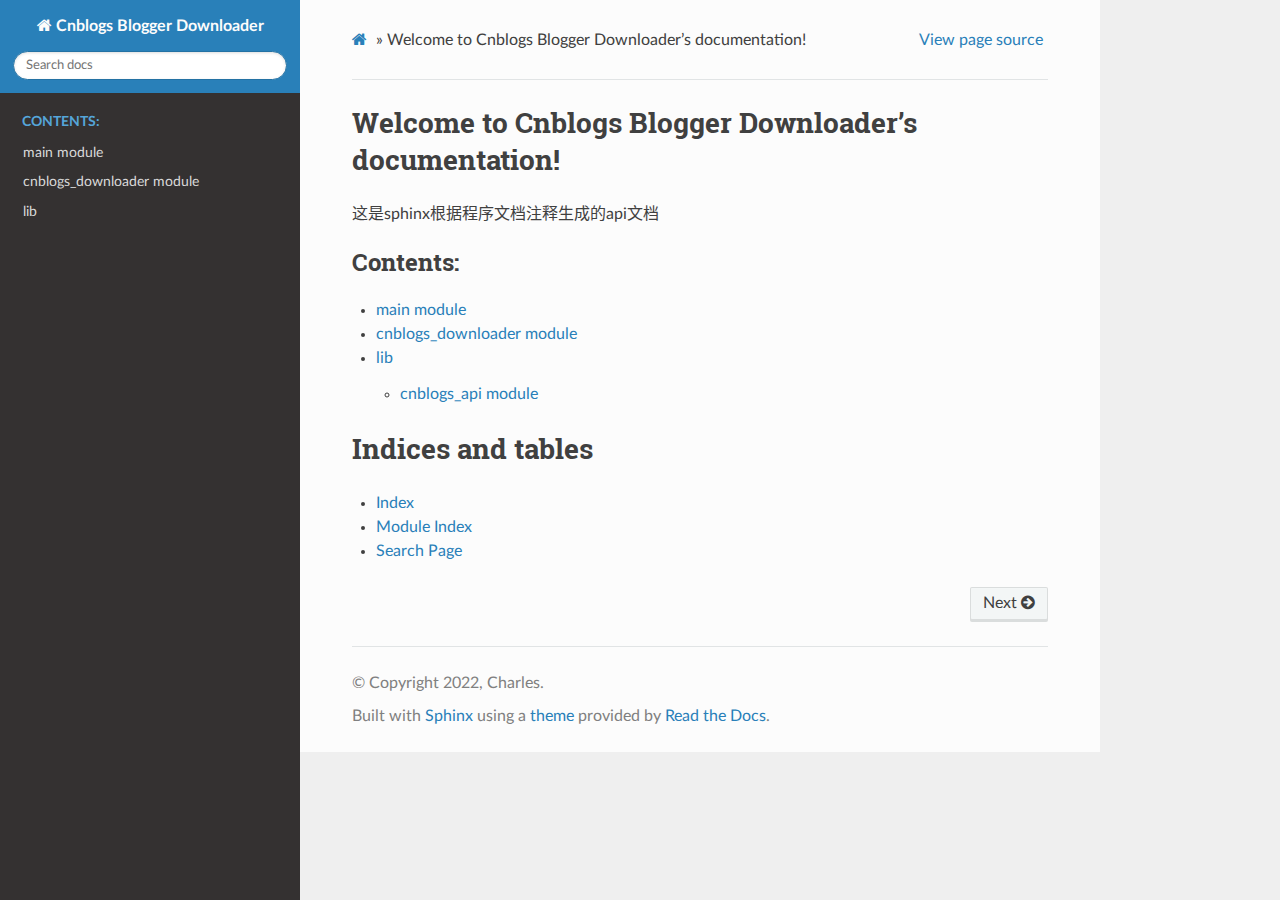
<file: docs/index.html>
<!DOCTYPE html>
<html class="writer-html5" lang="zh-CN" >
<head>
  <meta charset="utf-8" /><meta name="generator" content="Docutils 0.17.1: http://docutils.sourceforge.net/" />

  <meta name="viewport" content="width=device-width, initial-scale=1.0" />
  <title>Welcome to Cnblogs Blogger Downloader’s documentation! &mdash; Cnblogs Blogger Downloader  documentation</title>
      <link rel="stylesheet" href="_static/pygments.css" type="text/css" />
      <link rel="stylesheet" href="_static/css/theme.css" type="text/css" />
  <!--[if lt IE 9]>
    <script src="_static/js/html5shiv.min.js"></script>
  <![endif]-->
  
        <script data-url_root="./" id="documentation_options" src="_static/documentation_options.js"></script>
        <script src="_static/jquery.js"></script>
        <script src="_static/underscore.js"></script>
        <script src="_static/doctools.js"></script>
    <script src="_static/js/theme.js"></script>
    <link rel="index" title="Index" href="genindex.html" />
    <link rel="search" title="Search" href="search.html" />
    <link rel="next" title="main module" href="main.html" /> 
    <link rel="shortcut icon" type="image/x-icon" href="favicon.ico">
</head>

<body class="wy-body-for-nav"> 
  <div class="wy-grid-for-nav">
    <nav data-toggle="wy-nav-shift" class="wy-nav-side">
      <div class="wy-side-scroll">
        <div class="wy-side-nav-search" >
            <a href="#" class="icon icon-home"> Cnblogs Blogger Downloader
          </a>
<div role="search">
  <form id="rtd-search-form" class="wy-form" action="search.html" method="get">
    <input type="text" name="q" placeholder="Search docs" />
    <input type="hidden" name="check_keywords" value="yes" />
    <input type="hidden" name="area" value="default" />
  </form>
</div>
        </div><div class="wy-menu wy-menu-vertical" data-spy="affix" role="navigation" aria-label="Navigation menu">
              <p class="caption" role="heading"><span class="caption-text">Contents:</span></p>
<ul>
<li class="toctree-l1"><a class="reference internal" href="main.html">main module</a></li>
<li class="toctree-l1"><a class="reference internal" href="cnblogs_downloader.html">cnblogs_downloader module</a></li>
<li class="toctree-l1"><a class="reference internal" href="lib/modules.html">lib</a></li>
</ul>

        </div>
      </div>
    </nav>

    <section data-toggle="wy-nav-shift" class="wy-nav-content-wrap"><nav class="wy-nav-top" aria-label="Mobile navigation menu" >
          <i data-toggle="wy-nav-top" class="fa fa-bars"></i>
          <a href="#">Cnblogs Blogger Downloader</a>
      </nav>

      <div class="wy-nav-content">
        <div class="rst-content">
          <div role="navigation" aria-label="Page navigation">
  <ul class="wy-breadcrumbs">
      <li><a href="#" class="icon icon-home"></a> &raquo;</li>
      <li>Welcome to Cnblogs Blogger Downloader’s documentation!</li>
      <li class="wy-breadcrumbs-aside">
            <a href="_sources/index.rst.txt" rel="nofollow"> View page source</a>
      </li>
  </ul>
  <hr/>
</div>
          <div role="main" class="document" itemscope="itemscope" itemtype="http://schema.org/Article">
           <div itemprop="articleBody">
             
  <section id="welcome-to-cnblogs-blogger-downloader-s-documentation">
<h1>Welcome to Cnblogs Blogger Downloader’s documentation!<a class="headerlink" href="#welcome-to-cnblogs-blogger-downloader-s-documentation" title="Permalink to this headline"></a></h1>
<p>这是sphinx根据程序文档注释生成的api文档</p>
<div class="toctree-wrapper compound">
<p class="caption" role="heading"><span class="caption-text">Contents:</span></p>
<ul>
<li class="toctree-l1"><a class="reference internal" href="main.html">main module</a></li>
<li class="toctree-l1"><a class="reference internal" href="cnblogs_downloader.html">cnblogs_downloader module</a></li>
<li class="toctree-l1"><a class="reference internal" href="lib/modules.html">lib</a><ul>
<li class="toctree-l2"><a class="reference internal" href="lib/cnblogs_api.html">cnblogs_api module</a></li>
</ul>
</li>
</ul>
</div>
</section>
<section id="indices-and-tables">
<h1>Indices and tables<a class="headerlink" href="#indices-and-tables" title="Permalink to this headline"></a></h1>
<ul class="simple">
<li><p><a class="reference internal" href="genindex.html"><span class="std std-ref">Index</span></a></p></li>
<li><p><a class="reference internal" href="py-modindex.html"><span class="std std-ref">Module Index</span></a></p></li>
<li><p><a class="reference internal" href="search.html"><span class="std std-ref">Search Page</span></a></p></li>
</ul>
</section>


           </div>
          </div>
          <footer><div class="rst-footer-buttons" role="navigation" aria-label="Footer">
        <a href="main.html" class="btn btn-neutral float-right" title="main module" accesskey="n" rel="next">Next <span class="fa fa-arrow-circle-right" aria-hidden="true"></span></a>
    </div>

  <hr/>

  <div role="contentinfo">
    <p>&#169; Copyright 2022, Charles.</p>
  </div>

  Built with <a href="https://www.sphinx-doc.org/">Sphinx</a> using a
    <a href="https://github.com/readthedocs/sphinx_rtd_theme">theme</a>
    provided by <a href="https://readthedocs.org">Read the Docs</a>.
   

</footer>
        </div>
      </div>
    </section>
  </div>
  <script>
      jQuery(function () {
          SphinxRtdTheme.Navigation.enable(true);
      });
  </script> 

</body>
</html>
</file>
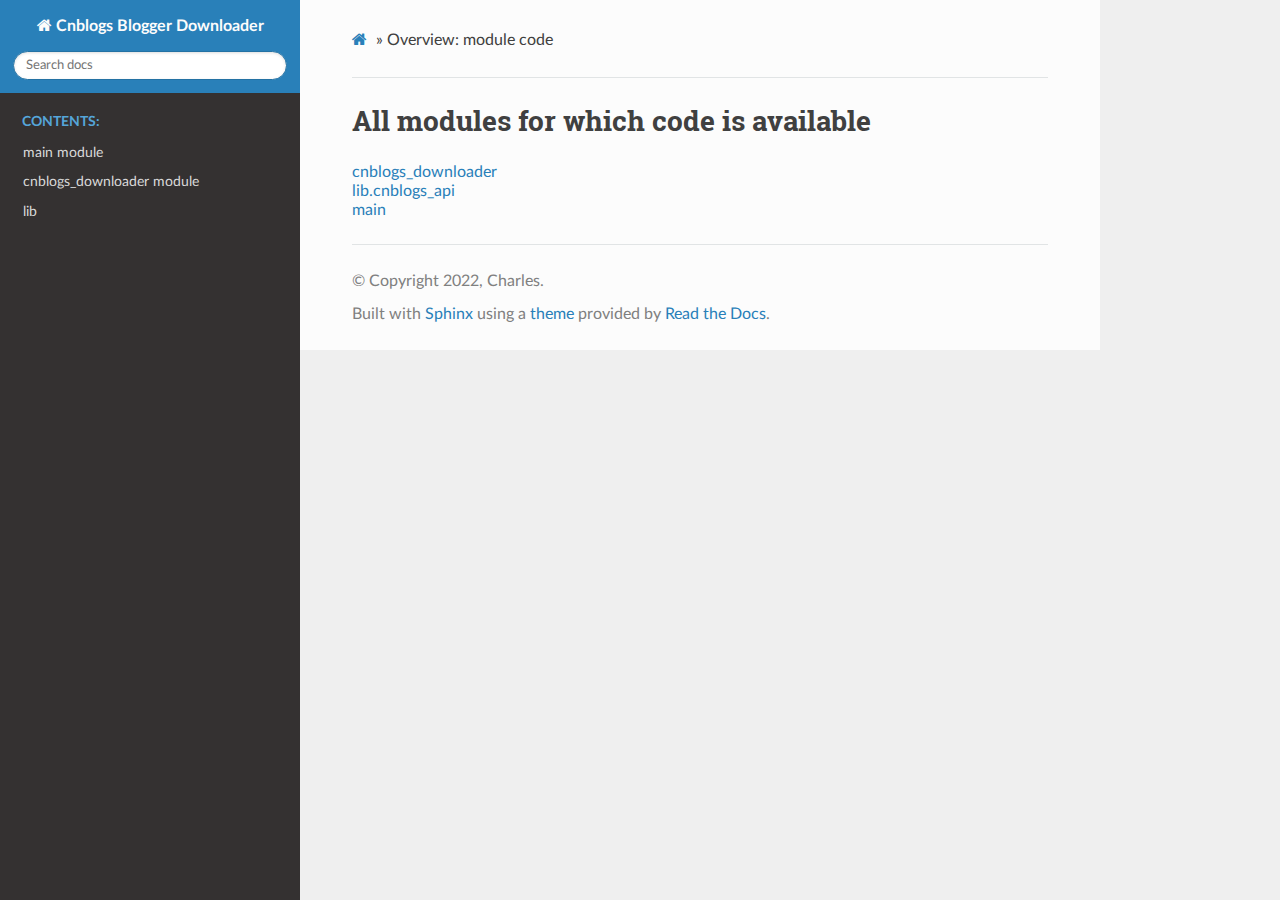
<file: docs/_modules/index.html>
<!DOCTYPE html>
<html class="writer-html5" lang="zh-CN" >
<head>
  <meta charset="utf-8" />
  <meta name="viewport" content="width=device-width, initial-scale=1.0" />
  <title>Overview: module code &mdash; Cnblogs Blogger Downloader  documentation</title>
      <link rel="stylesheet" href="../_static/pygments.css" type="text/css" />
      <link rel="stylesheet" href="../_static/css/theme.css" type="text/css" />
  <!--[if lt IE 9]>
    <script src="../_static/js/html5shiv.min.js"></script>
  <![endif]-->
  
        <script data-url_root="../" id="documentation_options" src="../_static/documentation_options.js"></script>
        <script src="../_static/jquery.js"></script>
        <script src="../_static/underscore.js"></script>
        <script src="../_static/doctools.js"></script>
    <script src="../_static/js/theme.js"></script>
    <link rel="index" title="Index" href="../genindex.html" />
    <link rel="search" title="Search" href="../search.html" /> 
</head>

<body class="wy-body-for-nav"> 
  <div class="wy-grid-for-nav">
    <nav data-toggle="wy-nav-shift" class="wy-nav-side">
      <div class="wy-side-scroll">
        <div class="wy-side-nav-search" >
            <a href="../index.html" class="icon icon-home"> Cnblogs Blogger Downloader
          </a>
<div role="search">
  <form id="rtd-search-form" class="wy-form" action="../search.html" method="get">
    <input type="text" name="q" placeholder="Search docs" />
    <input type="hidden" name="check_keywords" value="yes" />
    <input type="hidden" name="area" value="default" />
  </form>
</div>
        </div><div class="wy-menu wy-menu-vertical" data-spy="affix" role="navigation" aria-label="Navigation menu">
              <p class="caption" role="heading"><span class="caption-text">Contents:</span></p>
<ul>
<li class="toctree-l1"><a class="reference internal" href="../main.html">main module</a></li>
<li class="toctree-l1"><a class="reference internal" href="../cnblogs_downloader.html">cnblogs_downloader module</a></li>
<li class="toctree-l1"><a class="reference internal" href="../lib/modules.html">lib</a></li>
</ul>

        </div>
      </div>
    </nav>

    <section data-toggle="wy-nav-shift" class="wy-nav-content-wrap"><nav class="wy-nav-top" aria-label="Mobile navigation menu" >
          <i data-toggle="wy-nav-top" class="fa fa-bars"></i>
          <a href="../index.html">Cnblogs Blogger Downloader</a>
      </nav>

      <div class="wy-nav-content">
        <div class="rst-content">
          <div role="navigation" aria-label="Page navigation">
  <ul class="wy-breadcrumbs">
      <li><a href="../index.html" class="icon icon-home"></a> &raquo;</li>
      <li>Overview: module code</li>
      <li class="wy-breadcrumbs-aside">
      </li>
  </ul>
  <hr/>
</div>
          <div role="main" class="document" itemscope="itemscope" itemtype="http://schema.org/Article">
           <div itemprop="articleBody">
             
  <h1>All modules for which code is available</h1>
<ul><li><a href="cnblogs_downloader.html">cnblogs_downloader</a></li>
<li><a href="lib/cnblogs_api.html">lib.cnblogs_api</a></li>
<li><a href="main.html">main</a></li>
</ul>

           </div>
          </div>
          <footer>

  <hr/>

  <div role="contentinfo">
    <p>&#169; Copyright 2022, Charles.</p>
  </div>

  Built with <a href="https://www.sphinx-doc.org/">Sphinx</a> using a
    <a href="https://github.com/readthedocs/sphinx_rtd_theme">theme</a>
    provided by <a href="https://readthedocs.org">Read the Docs</a>.
   

</footer>
        </div>
      </div>
    </section>
  </div>
  <script>
      jQuery(function () {
          SphinxRtdTheme.Navigation.enable(true);
      });
  </script> 

</body>
</html>
</file>
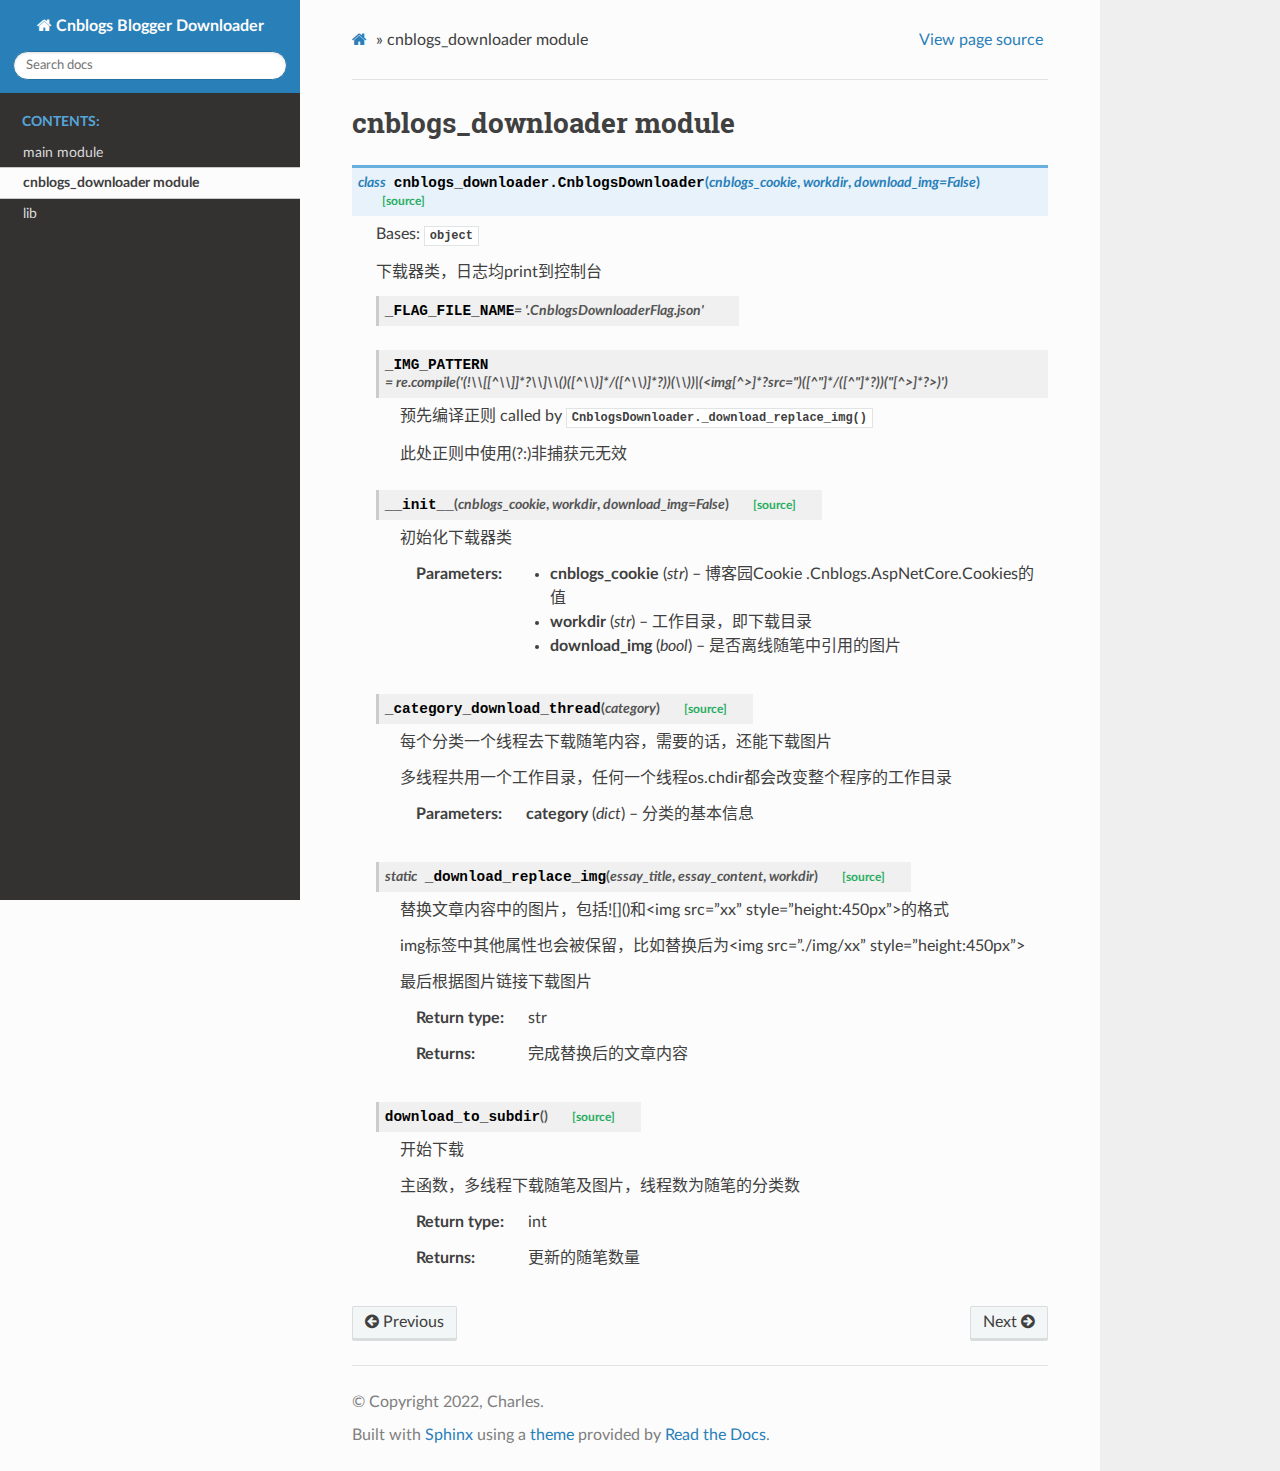
<file: docs/cnblogs_downloader.html>
<!DOCTYPE html>
<html class="writer-html5" lang="zh-CN" >
<head>
  <meta charset="utf-8" /><meta name="generator" content="Docutils 0.17.1: http://docutils.sourceforge.net/" />

  <meta name="viewport" content="width=device-width, initial-scale=1.0" />
  <title>cnblogs_downloader module &mdash; Cnblogs Blogger Downloader  documentation</title>
      <link rel="stylesheet" href="_static/pygments.css" type="text/css" />
      <link rel="stylesheet" href="_static/css/theme.css" type="text/css" />
  <!--[if lt IE 9]>
    <script src="_static/js/html5shiv.min.js"></script>
  <![endif]-->
  
        <script data-url_root="./" id="documentation_options" src="_static/documentation_options.js"></script>
        <script src="_static/jquery.js"></script>
        <script src="_static/underscore.js"></script>
        <script src="_static/doctools.js"></script>
    <script src="_static/js/theme.js"></script>
    <link rel="index" title="Index" href="genindex.html" />
    <link rel="search" title="Search" href="search.html" />
    <link rel="next" title="lib" href="lib/modules.html" />
    <link rel="prev" title="main module" href="main.html" /> 
</head>

<body class="wy-body-for-nav"> 
  <div class="wy-grid-for-nav">
    <nav data-toggle="wy-nav-shift" class="wy-nav-side">
      <div class="wy-side-scroll">
        <div class="wy-side-nav-search" >
            <a href="index.html" class="icon icon-home"> Cnblogs Blogger Downloader
          </a>
<div role="search">
  <form id="rtd-search-form" class="wy-form" action="search.html" method="get">
    <input type="text" name="q" placeholder="Search docs" />
    <input type="hidden" name="check_keywords" value="yes" />
    <input type="hidden" name="area" value="default" />
  </form>
</div>
        </div><div class="wy-menu wy-menu-vertical" data-spy="affix" role="navigation" aria-label="Navigation menu">
              <p class="caption" role="heading"><span class="caption-text">Contents:</span></p>
<ul class="current">
<li class="toctree-l1"><a class="reference internal" href="main.html">main module</a></li>
<li class="toctree-l1 current"><a class="current reference internal" href="#">cnblogs_downloader module</a></li>
<li class="toctree-l1"><a class="reference internal" href="lib/modules.html">lib</a></li>
</ul>

        </div>
      </div>
    </nav>

    <section data-toggle="wy-nav-shift" class="wy-nav-content-wrap"><nav class="wy-nav-top" aria-label="Mobile navigation menu" >
          <i data-toggle="wy-nav-top" class="fa fa-bars"></i>
          <a href="index.html">Cnblogs Blogger Downloader</a>
      </nav>

      <div class="wy-nav-content">
        <div class="rst-content">
          <div role="navigation" aria-label="Page navigation">
  <ul class="wy-breadcrumbs">
      <li><a href="index.html" class="icon icon-home"></a> &raquo;</li>
      <li>cnblogs_downloader module</li>
      <li class="wy-breadcrumbs-aside">
            <a href="_sources/cnblogs_downloader.rst.txt" rel="nofollow"> View page source</a>
      </li>
  </ul>
  <hr/>
</div>
          <div role="main" class="document" itemscope="itemscope" itemtype="http://schema.org/Article">
           <div itemprop="articleBody">
             
  <section id="module-cnblogs_downloader">
<span id="cnblogs-downloader-module"></span><h1>cnblogs_downloader module<a class="headerlink" href="#module-cnblogs_downloader" title="Permalink to this headline"></a></h1>
<dl class="py class">
<dt class="sig sig-object py" id="cnblogs_downloader.CnblogsDownloader">
<em class="property"><span class="pre">class</span><span class="w"> </span></em><span class="sig-prename descclassname"><span class="pre">cnblogs_downloader.</span></span><span class="sig-name descname"><span class="pre">CnblogsDownloader</span></span><span class="sig-paren">(</span><em class="sig-param"><span class="n"><span class="pre">cnblogs_cookie</span></span></em>, <em class="sig-param"><span class="n"><span class="pre">workdir</span></span></em>, <em class="sig-param"><span class="n"><span class="pre">download_img</span></span><span class="o"><span class="pre">=</span></span><span class="default_value"><span class="pre">False</span></span></em><span class="sig-paren">)</span><a class="reference internal" href="_modules/cnblogs_downloader.html#CnblogsDownloader"><span class="viewcode-link"><span class="pre">[source]</span></span></a><a class="headerlink" href="#cnblogs_downloader.CnblogsDownloader" title="Permalink to this definition"></a></dt>
<dd><p>Bases: <code class="xref py py-class docutils literal notranslate"><span class="pre">object</span></code></p>
<p>下载器类，日志均print到控制台</p>
<dl class="py attribute">
<dt class="sig sig-object py" id="cnblogs_downloader.CnblogsDownloader._FLAG_FILE_NAME">
<span class="sig-name descname"><span class="pre">_FLAG_FILE_NAME</span></span><em class="property"><span class="w"> </span><span class="p"><span class="pre">=</span></span><span class="w"> </span><span class="pre">'.CnblogsDownloaderFlag.json'</span></em><a class="headerlink" href="#cnblogs_downloader.CnblogsDownloader._FLAG_FILE_NAME" title="Permalink to this definition"></a></dt>
<dd></dd></dl>

<dl class="py attribute">
<dt class="sig sig-object py" id="cnblogs_downloader.CnblogsDownloader._IMG_PATTERN">
<span class="sig-name descname"><span class="pre">_IMG_PATTERN</span></span><em class="property"><span class="w"> </span><span class="p"><span class="pre">=</span></span><span class="w"> </span><span class="pre">re.compile('(!\\[[^\\]]*?\\]\\()([^\\)]*/([^\\)]*?))(\\))|(&lt;img[^&gt;]*?src=&quot;)([^&quot;]*/([^&quot;]*?))(&quot;[^&gt;]*?&gt;)')</span></em><a class="headerlink" href="#cnblogs_downloader.CnblogsDownloader._IMG_PATTERN" title="Permalink to this definition"></a></dt>
<dd><p>预先编译正则
called by <a class="reference internal" href="#cnblogs_downloader.CnblogsDownloader._download_replace_img" title="cnblogs_downloader.CnblogsDownloader._download_replace_img"><code class="xref py py-func docutils literal notranslate"><span class="pre">CnblogsDownloader._download_replace_img()</span></code></a></p>
<p>此处正则中使用(?:)非捕获元无效</p>
</dd></dl>

<dl class="py method">
<dt class="sig sig-object py" id="cnblogs_downloader.CnblogsDownloader.__init__">
<span class="sig-name descname"><span class="pre">__init__</span></span><span class="sig-paren">(</span><em class="sig-param"><span class="n"><span class="pre">cnblogs_cookie</span></span></em>, <em class="sig-param"><span class="n"><span class="pre">workdir</span></span></em>, <em class="sig-param"><span class="n"><span class="pre">download_img</span></span><span class="o"><span class="pre">=</span></span><span class="default_value"><span class="pre">False</span></span></em><span class="sig-paren">)</span><a class="reference internal" href="_modules/cnblogs_downloader.html#CnblogsDownloader.__init__"><span class="viewcode-link"><span class="pre">[source]</span></span></a><a class="headerlink" href="#cnblogs_downloader.CnblogsDownloader.__init__" title="Permalink to this definition"></a></dt>
<dd><p>初始化下载器类</p>
<dl class="field-list simple">
<dt class="field-odd">Parameters</dt>
<dd class="field-odd"><ul class="simple">
<li><p><strong>cnblogs_cookie</strong> (<em>str</em>) – 博客园Cookie .Cnblogs.AspNetCore.Cookies的值</p></li>
<li><p><strong>workdir</strong> (<em>str</em>) – 工作目录，即下载目录</p></li>
<li><p><strong>download_img</strong> (<em>bool</em>) – 是否离线随笔中引用的图片</p></li>
</ul>
</dd>
</dl>
</dd></dl>

<dl class="py method">
<dt class="sig sig-object py" id="cnblogs_downloader.CnblogsDownloader._category_download_thread">
<span class="sig-name descname"><span class="pre">_category_download_thread</span></span><span class="sig-paren">(</span><em class="sig-param"><span class="n"><span class="pre">category</span></span></em><span class="sig-paren">)</span><a class="reference internal" href="_modules/cnblogs_downloader.html#CnblogsDownloader._category_download_thread"><span class="viewcode-link"><span class="pre">[source]</span></span></a><a class="headerlink" href="#cnblogs_downloader.CnblogsDownloader._category_download_thread" title="Permalink to this definition"></a></dt>
<dd><p>每个分类一个线程去下载随笔内容，需要的话，还能下载图片</p>
<p>多线程共用一个工作目录，任何一个线程os.chdir都会改变整个程序的工作目录</p>
<dl class="field-list simple">
<dt class="field-odd">Parameters</dt>
<dd class="field-odd"><p><strong>category</strong> (<em>dict</em>) – 分类的基本信息</p>
</dd>
</dl>
</dd></dl>

<dl class="py method">
<dt class="sig sig-object py" id="cnblogs_downloader.CnblogsDownloader._download_replace_img">
<em class="property"><span class="pre">static</span><span class="w"> </span></em><span class="sig-name descname"><span class="pre">_download_replace_img</span></span><span class="sig-paren">(</span><em class="sig-param"><span class="n"><span class="pre">essay_title</span></span></em>, <em class="sig-param"><span class="n"><span class="pre">essay_content</span></span></em>, <em class="sig-param"><span class="n"><span class="pre">workdir</span></span></em><span class="sig-paren">)</span><a class="reference internal" href="_modules/cnblogs_downloader.html#CnblogsDownloader._download_replace_img"><span class="viewcode-link"><span class="pre">[source]</span></span></a><a class="headerlink" href="#cnblogs_downloader.CnblogsDownloader._download_replace_img" title="Permalink to this definition"></a></dt>
<dd><p>替换文章内容中的图片，包括![]()和&lt;img src=”xx” style=”height:450px”&gt;的格式</p>
<p>img标签中其他属性也会被保留，比如替换后为&lt;img src=”./img/xx” style=”height:450px”&gt;</p>
<p>最后根据图片链接下载图片</p>
<dl class="field-list simple">
<dt class="field-odd">Return type</dt>
<dd class="field-odd"><p>str</p>
</dd>
<dt class="field-even">Returns</dt>
<dd class="field-even"><p>完成替换后的文章内容</p>
</dd>
</dl>
</dd></dl>

<dl class="py method">
<dt class="sig sig-object py" id="cnblogs_downloader.CnblogsDownloader.download_to_subdir">
<span class="sig-name descname"><span class="pre">download_to_subdir</span></span><span class="sig-paren">(</span><span class="sig-paren">)</span><a class="reference internal" href="_modules/cnblogs_downloader.html#CnblogsDownloader.download_to_subdir"><span class="viewcode-link"><span class="pre">[source]</span></span></a><a class="headerlink" href="#cnblogs_downloader.CnblogsDownloader.download_to_subdir" title="Permalink to this definition"></a></dt>
<dd><p>开始下载</p>
<p>主函数，多线程下载随笔及图片，线程数为随笔的分类数</p>
<dl class="field-list simple">
<dt class="field-odd">Return type</dt>
<dd class="field-odd"><p>int</p>
</dd>
<dt class="field-even">Returns</dt>
<dd class="field-even"><p>更新的随笔数量</p>
</dd>
</dl>
</dd></dl>

</dd></dl>

</section>


           </div>
          </div>
          <footer><div class="rst-footer-buttons" role="navigation" aria-label="Footer">
        <a href="main.html" class="btn btn-neutral float-left" title="main module" accesskey="p" rel="prev"><span class="fa fa-arrow-circle-left" aria-hidden="true"></span> Previous</a>
        <a href="lib/modules.html" class="btn btn-neutral float-right" title="lib" accesskey="n" rel="next">Next <span class="fa fa-arrow-circle-right" aria-hidden="true"></span></a>
    </div>

  <hr/>

  <div role="contentinfo">
    <p>&#169; Copyright 2022, Charles.</p>
  </div>

  Built with <a href="https://www.sphinx-doc.org/">Sphinx</a> using a
    <a href="https://github.com/readthedocs/sphinx_rtd_theme">theme</a>
    provided by <a href="https://readthedocs.org">Read the Docs</a>.
   

</footer>
        </div>
      </div>
    </section>
  </div>
  <script>
      jQuery(function () {
          SphinxRtdTheme.Navigation.enable(true);
      });
  </script> 

</body>
</html>
</file>
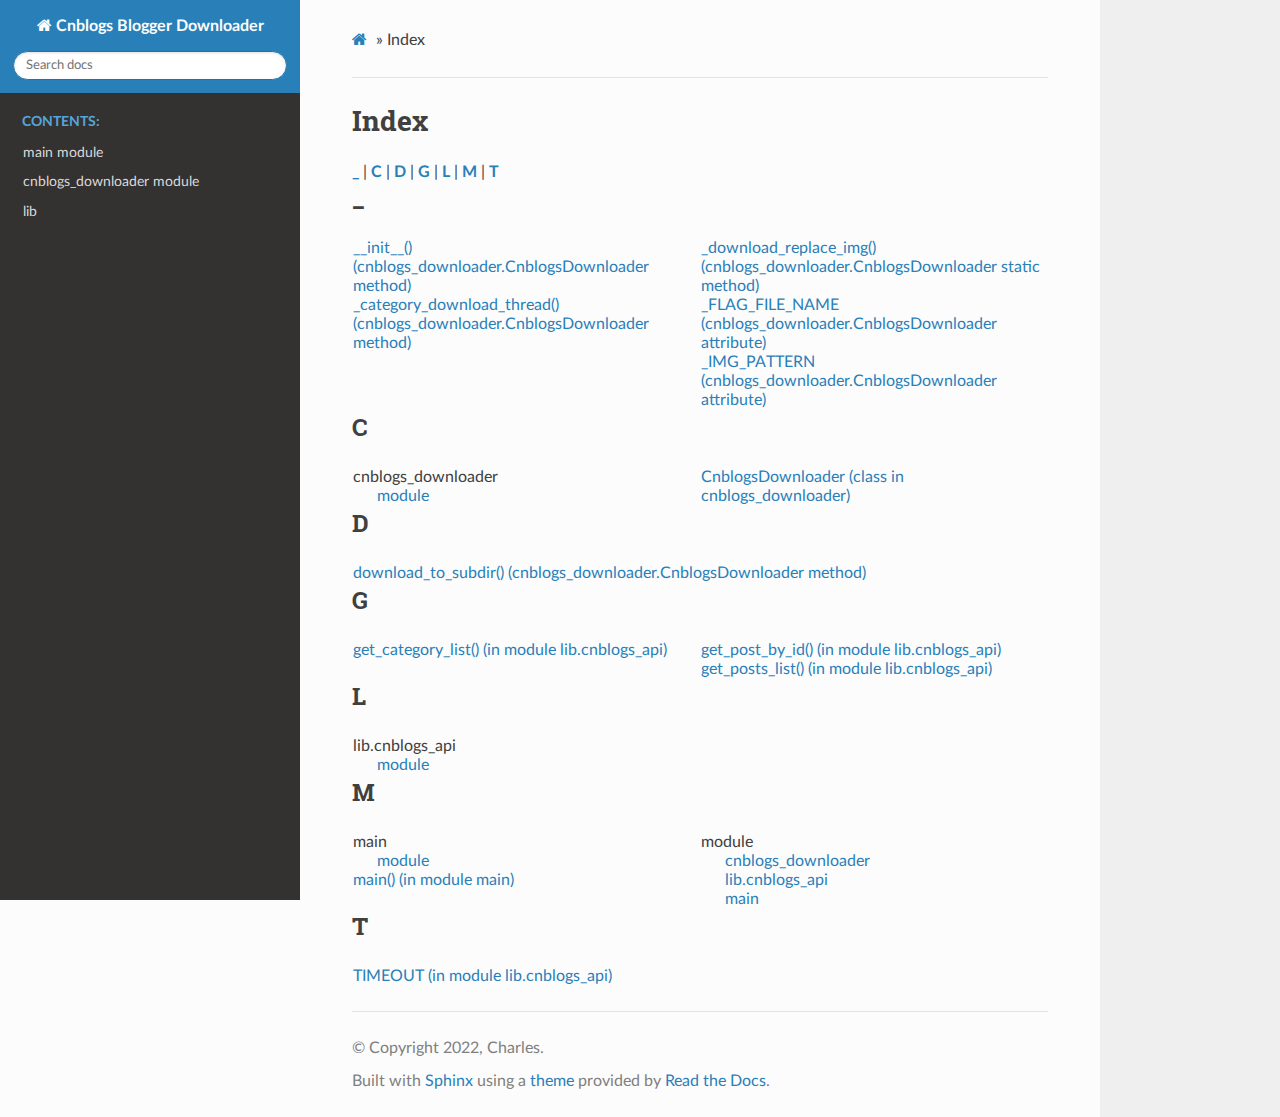
<file: docs/genindex.html>
<!DOCTYPE html>
<html class="writer-html5" lang="zh-CN" >
<head>
  <meta charset="utf-8" />
  <meta name="viewport" content="width=device-width, initial-scale=1.0" />
  <title>Index &mdash; Cnblogs Blogger Downloader  documentation</title>
      <link rel="stylesheet" href="_static/pygments.css" type="text/css" />
      <link rel="stylesheet" href="_static/css/theme.css" type="text/css" />
    <link rel="shortcut icon" href="_static/favicon.ico"/>
  <!--[if lt IE 9]>
    <script src="_static/js/html5shiv.min.js"></script>
  <![endif]-->
  
        <script data-url_root="./" id="documentation_options" src="_static/documentation_options.js"></script>
        <script src="_static/jquery.js"></script>
        <script src="_static/underscore.js"></script>
        <script src="_static/doctools.js"></script>
    <script src="_static/js/theme.js"></script>
    <link rel="index" title="Index" href="#" />
    <link rel="search" title="Search" href="search.html" /> 
</head>

<body class="wy-body-for-nav"> 
  <div class="wy-grid-for-nav">
    <nav data-toggle="wy-nav-shift" class="wy-nav-side">
      <div class="wy-side-scroll">
        <div class="wy-side-nav-search" >
            <a href="index.html" class="icon icon-home"> Cnblogs Blogger Downloader
          </a>
<div role="search">
  <form id="rtd-search-form" class="wy-form" action="search.html" method="get">
    <input type="text" name="q" placeholder="Search docs" />
    <input type="hidden" name="check_keywords" value="yes" />
    <input type="hidden" name="area" value="default" />
  </form>
</div>
        </div><div class="wy-menu wy-menu-vertical" data-spy="affix" role="navigation" aria-label="Navigation menu">
              <p class="caption" role="heading"><span class="caption-text">Contents:</span></p>
<ul>
<li class="toctree-l1"><a class="reference internal" href="main.html">main module</a></li>
<li class="toctree-l1"><a class="reference internal" href="cnblogs_downloader.html">cnblogs_downloader module</a></li>
<li class="toctree-l1"><a class="reference internal" href="lib/modules.html">lib</a></li>
</ul>

        </div>
      </div>
    </nav>

    <section data-toggle="wy-nav-shift" class="wy-nav-content-wrap"><nav class="wy-nav-top" aria-label="Mobile navigation menu" >
          <i data-toggle="wy-nav-top" class="fa fa-bars"></i>
          <a href="index.html">Cnblogs Blogger Downloader</a>
      </nav>

      <div class="wy-nav-content">
        <div class="rst-content">
          <div role="navigation" aria-label="Page navigation">
  <ul class="wy-breadcrumbs">
      <li><a href="index.html" class="icon icon-home"></a> &raquo;</li>
      <li>Index</li>
      <li class="wy-breadcrumbs-aside">
      </li>
  </ul>
  <hr/>
</div>
          <div role="main" class="document" itemscope="itemscope" itemtype="http://schema.org/Article">
           <div itemprop="articleBody">
             

<h1 id="index">Index</h1>

<div class="genindex-jumpbox">
 <a href="#_"><strong>_</strong></a>
 | <a href="#C"><strong>C</strong></a>
 | <a href="#D"><strong>D</strong></a>
 | <a href="#G"><strong>G</strong></a>
 | <a href="#L"><strong>L</strong></a>
 | <a href="#M"><strong>M</strong></a>
 | <a href="#T"><strong>T</strong></a>
 
</div>
<h2 id="_">_</h2>
<table style="width: 100%" class="indextable genindextable"><tr>
  <td style="width: 33%; vertical-align: top;"><ul>
      <li><a href="cnblogs_downloader.html#cnblogs_downloader.CnblogsDownloader.__init__">__init__() (cnblogs_downloader.CnblogsDownloader method)</a>
</li>
      <li><a href="cnblogs_downloader.html#cnblogs_downloader.CnblogsDownloader._category_download_thread">_category_download_thread() (cnblogs_downloader.CnblogsDownloader method)</a>
</li>
  </ul></td>
  <td style="width: 33%; vertical-align: top;"><ul>
      <li><a href="cnblogs_downloader.html#cnblogs_downloader.CnblogsDownloader._download_replace_img">_download_replace_img() (cnblogs_downloader.CnblogsDownloader static method)</a>
</li>
      <li><a href="cnblogs_downloader.html#cnblogs_downloader.CnblogsDownloader._FLAG_FILE_NAME">_FLAG_FILE_NAME (cnblogs_downloader.CnblogsDownloader attribute)</a>
</li>
      <li><a href="cnblogs_downloader.html#cnblogs_downloader.CnblogsDownloader._IMG_PATTERN">_IMG_PATTERN (cnblogs_downloader.CnblogsDownloader attribute)</a>
</li>
  </ul></td>
</tr></table>

<h2 id="C">C</h2>
<table style="width: 100%" class="indextable genindextable"><tr>
  <td style="width: 33%; vertical-align: top;"><ul>
      <li>
    cnblogs_downloader

      <ul>
        <li><a href="cnblogs_downloader.html#module-cnblogs_downloader">module</a>
</li>
      </ul></li>
  </ul></td>
  <td style="width: 33%; vertical-align: top;"><ul>
      <li><a href="cnblogs_downloader.html#cnblogs_downloader.CnblogsDownloader">CnblogsDownloader (class in cnblogs_downloader)</a>
</li>
  </ul></td>
</tr></table>

<h2 id="D">D</h2>
<table style="width: 100%" class="indextable genindextable"><tr>
  <td style="width: 33%; vertical-align: top;"><ul>
      <li><a href="cnblogs_downloader.html#cnblogs_downloader.CnblogsDownloader.download_to_subdir">download_to_subdir() (cnblogs_downloader.CnblogsDownloader method)</a>
</li>
  </ul></td>
</tr></table>

<h2 id="G">G</h2>
<table style="width: 100%" class="indextable genindextable"><tr>
  <td style="width: 33%; vertical-align: top;"><ul>
      <li><a href="lib/cnblogs_api.html#lib.cnblogs_api.get_category_list">get_category_list() (in module lib.cnblogs_api)</a>
</li>
  </ul></td>
  <td style="width: 33%; vertical-align: top;"><ul>
      <li><a href="lib/cnblogs_api.html#lib.cnblogs_api.get_post_by_id">get_post_by_id() (in module lib.cnblogs_api)</a>
</li>
      <li><a href="lib/cnblogs_api.html#lib.cnblogs_api.get_posts_list">get_posts_list() (in module lib.cnblogs_api)</a>
</li>
  </ul></td>
</tr></table>

<h2 id="L">L</h2>
<table style="width: 100%" class="indextable genindextable"><tr>
  <td style="width: 33%; vertical-align: top;"><ul>
      <li>
    lib.cnblogs_api

      <ul>
        <li><a href="lib/cnblogs_api.html#module-lib.cnblogs_api">module</a>
</li>
      </ul></li>
  </ul></td>
</tr></table>

<h2 id="M">M</h2>
<table style="width: 100%" class="indextable genindextable"><tr>
  <td style="width: 33%; vertical-align: top;"><ul>
      <li>
    main

      <ul>
        <li><a href="main.html#module-main">module</a>
</li>
      </ul></li>
      <li><a href="main.html#main.main">main() (in module main)</a>
</li>
  </ul></td>
  <td style="width: 33%; vertical-align: top;"><ul>
      <li>
    module

      <ul>
        <li><a href="cnblogs_downloader.html#module-cnblogs_downloader">cnblogs_downloader</a>
</li>
        <li><a href="lib/cnblogs_api.html#module-lib.cnblogs_api">lib.cnblogs_api</a>
</li>
        <li><a href="main.html#module-main">main</a>
</li>
      </ul></li>
  </ul></td>
</tr></table>

<h2 id="T">T</h2>
<table style="width: 100%" class="indextable genindextable"><tr>
  <td style="width: 33%; vertical-align: top;"><ul>
      <li><a href="lib/cnblogs_api.html#lib.cnblogs_api.TIMEOUT">TIMEOUT (in module lib.cnblogs_api)</a>
</li>
  </ul></td>
</tr></table>



           </div>
          </div>
          <footer>

  <hr/>

  <div role="contentinfo">
    <p>&#169; Copyright 2022, Charles.</p>
  </div>

  Built with <a href="https://www.sphinx-doc.org/">Sphinx</a> using a
    <a href="https://github.com/readthedocs/sphinx_rtd_theme">theme</a>
    provided by <a href="https://readthedocs.org">Read the Docs</a>.
   

</footer>
        </div>
      </div>
    </section>
  </div>
  <script>
      jQuery(function () {
          SphinxRtdTheme.Navigation.enable(true);
      });
  </script> 

</body>
</html>
</file>
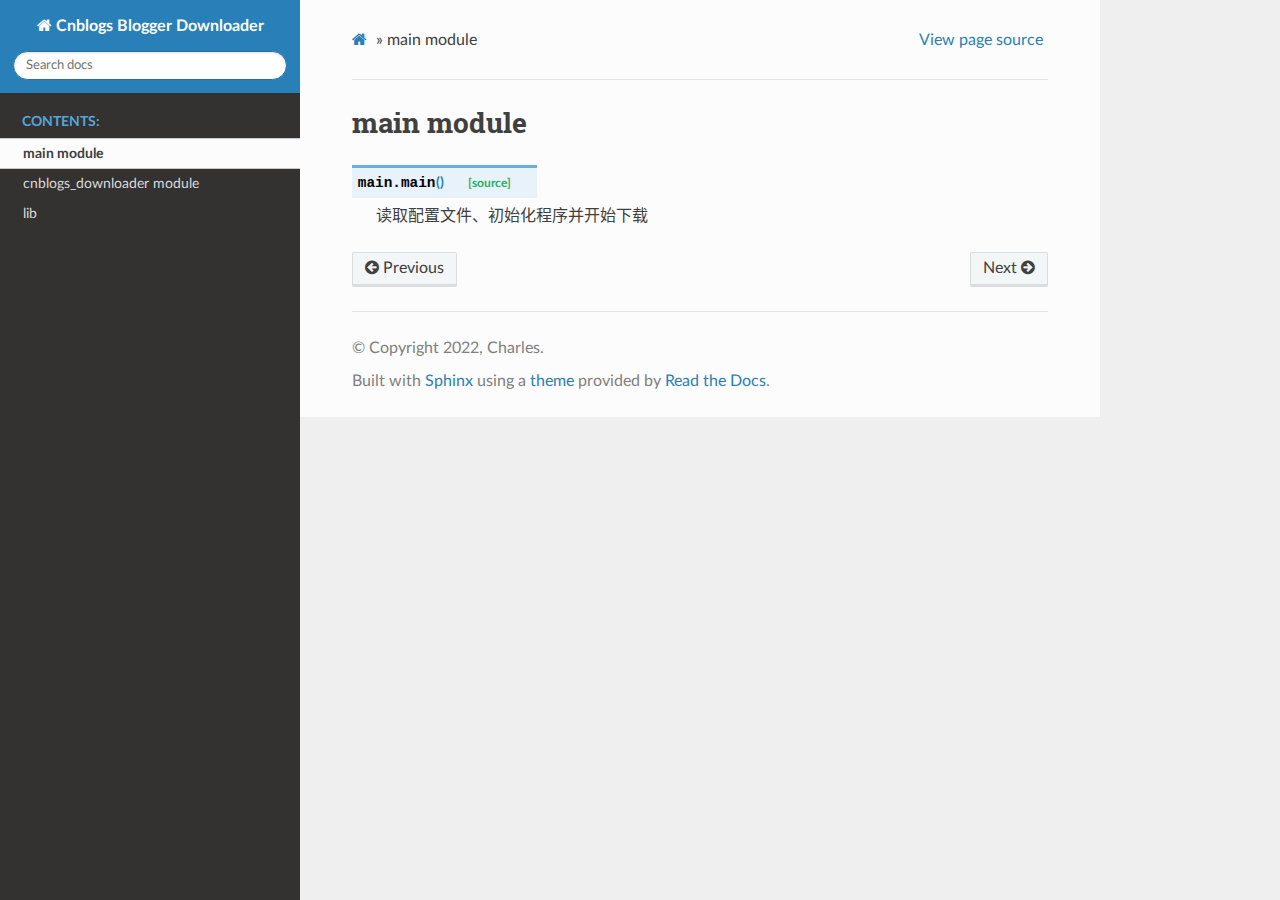
<file: docs/main.html>
<!DOCTYPE html>
<html class="writer-html5" lang="zh-CN" >
<head>
  <meta charset="utf-8" /><meta name="generator" content="Docutils 0.17.1: http://docutils.sourceforge.net/" />

  <meta name="viewport" content="width=device-width, initial-scale=1.0" />
  <title>main module &mdash; Cnblogs Blogger Downloader  documentation</title>
      <link rel="stylesheet" href="_static/pygments.css" type="text/css" />
      <link rel="stylesheet" href="_static/css/theme.css" type="text/css" />
    <link rel="shortcut icon" href="_static/favicon.ico"/>
  <!--[if lt IE 9]>
    <script src="_static/js/html5shiv.min.js"></script>
  <![endif]-->
  
        <script data-url_root="./" id="documentation_options" src="_static/documentation_options.js"></script>
        <script src="_static/jquery.js"></script>
        <script src="_static/underscore.js"></script>
        <script src="_static/doctools.js"></script>
    <script src="_static/js/theme.js"></script>
    <link rel="index" title="Index" href="genindex.html" />
    <link rel="search" title="Search" href="search.html" />
    <link rel="next" title="cnblogs_downloader module" href="cnblogs_downloader.html" />
    <link rel="prev" title="Welcome to Cnblogs Blogger Downloader’s documentation!" href="index.html" /> 
</head>

<body class="wy-body-for-nav"> 
  <div class="wy-grid-for-nav">
    <nav data-toggle="wy-nav-shift" class="wy-nav-side">
      <div class="wy-side-scroll">
        <div class="wy-side-nav-search" >
            <a href="index.html" class="icon icon-home"> Cnblogs Blogger Downloader
          </a>
<div role="search">
  <form id="rtd-search-form" class="wy-form" action="search.html" method="get">
    <input type="text" name="q" placeholder="Search docs" />
    <input type="hidden" name="check_keywords" value="yes" />
    <input type="hidden" name="area" value="default" />
  </form>
</div>
        </div><div class="wy-menu wy-menu-vertical" data-spy="affix" role="navigation" aria-label="Navigation menu">
              <p class="caption" role="heading"><span class="caption-text">Contents:</span></p>
<ul class="current">
<li class="toctree-l1 current"><a class="current reference internal" href="#">main module</a></li>
<li class="toctree-l1"><a class="reference internal" href="cnblogs_downloader.html">cnblogs_downloader module</a></li>
<li class="toctree-l1"><a class="reference internal" href="lib/modules.html">lib</a></li>
</ul>

        </div>
      </div>
    </nav>

    <section data-toggle="wy-nav-shift" class="wy-nav-content-wrap"><nav class="wy-nav-top" aria-label="Mobile navigation menu" >
          <i data-toggle="wy-nav-top" class="fa fa-bars"></i>
          <a href="index.html">Cnblogs Blogger Downloader</a>
      </nav>

      <div class="wy-nav-content">
        <div class="rst-content">
          <div role="navigation" aria-label="Page navigation">
  <ul class="wy-breadcrumbs">
      <li><a href="index.html" class="icon icon-home"></a> &raquo;</li>
      <li>main module</li>
      <li class="wy-breadcrumbs-aside">
            <a href="_sources/main.rst.txt" rel="nofollow"> View page source</a>
      </li>
  </ul>
  <hr/>
</div>
          <div role="main" class="document" itemscope="itemscope" itemtype="http://schema.org/Article">
           <div itemprop="articleBody">
             
  <section id="module-main">
<span id="main-module"></span><h1>main module<a class="headerlink" href="#module-main" title="Permalink to this headline"></a></h1>
<dl class="py function">
<dt class="sig sig-object py" id="main.main">
<span class="sig-prename descclassname"><span class="pre">main.</span></span><span class="sig-name descname"><span class="pre">main</span></span><span class="sig-paren">(</span><span class="sig-paren">)</span><a class="reference internal" href="_modules/main.html#main"><span class="viewcode-link"><span class="pre">[source]</span></span></a><a class="headerlink" href="#main.main" title="Permalink to this definition"></a></dt>
<dd><p>读取配置文件、初始化程序并开始下载</p>
</dd></dl>

</section>


           </div>
          </div>
          <footer><div class="rst-footer-buttons" role="navigation" aria-label="Footer">
        <a href="index.html" class="btn btn-neutral float-left" title="Welcome to Cnblogs Blogger Downloader’s documentation!" accesskey="p" rel="prev"><span class="fa fa-arrow-circle-left" aria-hidden="true"></span> Previous</a>
        <a href="cnblogs_downloader.html" class="btn btn-neutral float-right" title="cnblogs_downloader module" accesskey="n" rel="next">Next <span class="fa fa-arrow-circle-right" aria-hidden="true"></span></a>
    </div>

  <hr/>

  <div role="contentinfo">
    <p>&#169; Copyright 2022, Charles.</p>
  </div>

  Built with <a href="https://www.sphinx-doc.org/">Sphinx</a> using a
    <a href="https://github.com/readthedocs/sphinx_rtd_theme">theme</a>
    provided by <a href="https://readthedocs.org">Read the Docs</a>.
   

</footer>
        </div>
      </div>
    </section>
  </div>
  <script>
      jQuery(function () {
          SphinxRtdTheme.Navigation.enable(true);
      });
  </script> 

</body>
</html>
</file>
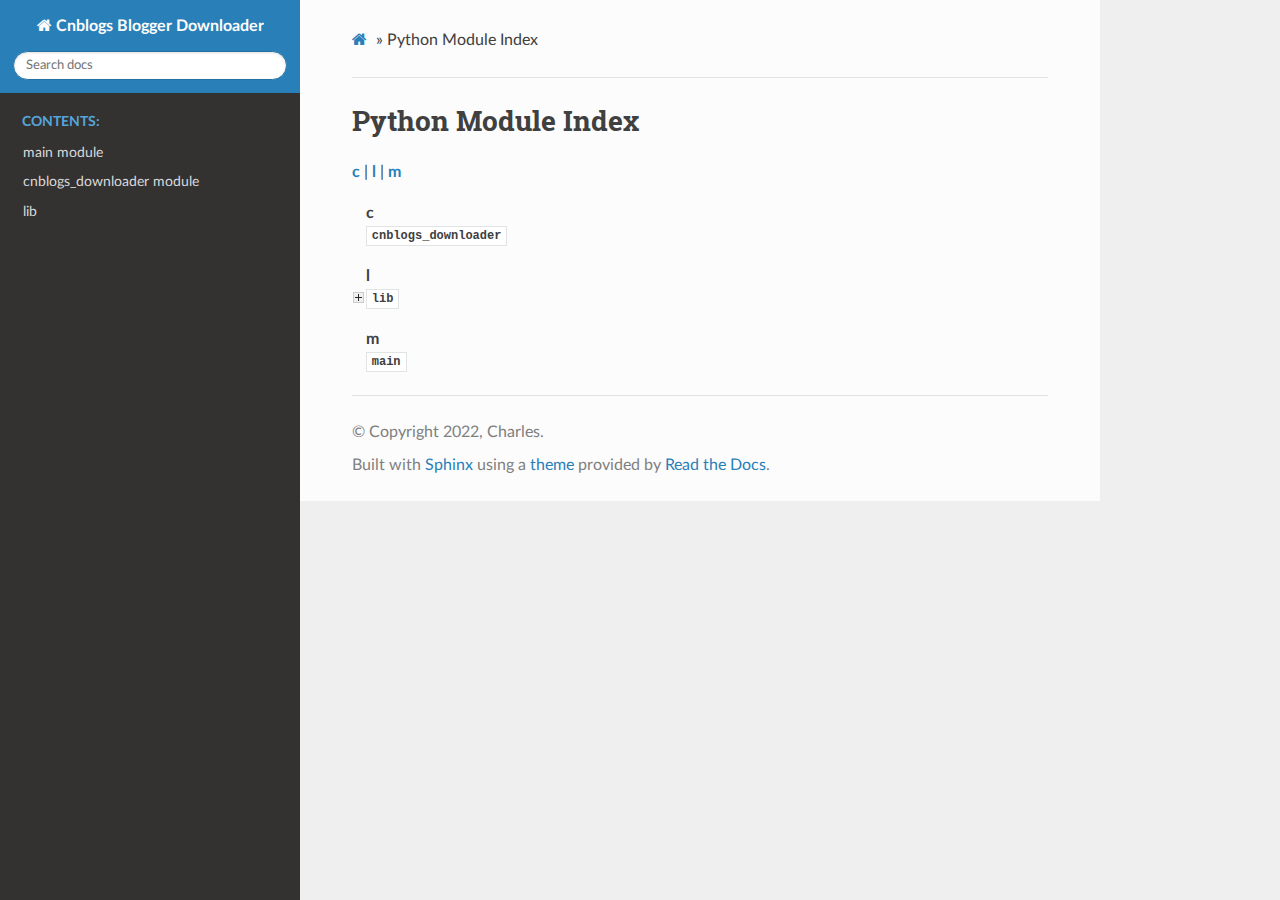
<file: docs/py-modindex.html>
<!DOCTYPE html>
<html class="writer-html5" lang="zh-CN" >
<head>
  <meta charset="utf-8" />
  <meta name="viewport" content="width=device-width, initial-scale=1.0" />
  <title>Python Module Index &mdash; Cnblogs Blogger Downloader  documentation</title>
      <link rel="stylesheet" href="_static/pygments.css" type="text/css" />
      <link rel="stylesheet" href="_static/css/theme.css" type="text/css" />
  <!--[if lt IE 9]>
    <script src="_static/js/html5shiv.min.js"></script>
  <![endif]-->
  
        <script data-url_root="./" id="documentation_options" src="_static/documentation_options.js"></script>
        <script src="_static/jquery.js"></script>
        <script src="_static/underscore.js"></script>
        <script src="_static/doctools.js"></script>
    <script src="_static/js/theme.js"></script>
    <link rel="index" title="Index" href="genindex.html" />
    <link rel="search" title="Search" href="search.html" />
 

    <script>
      DOCUMENTATION_OPTIONS.COLLAPSE_INDEX = true;
    </script>


</head>

<body class="wy-body-for-nav"> 
  <div class="wy-grid-for-nav">
    <nav data-toggle="wy-nav-shift" class="wy-nav-side">
      <div class="wy-side-scroll">
        <div class="wy-side-nav-search" >
            <a href="index.html" class="icon icon-home"> Cnblogs Blogger Downloader
          </a>
<div role="search">
  <form id="rtd-search-form" class="wy-form" action="search.html" method="get">
    <input type="text" name="q" placeholder="Search docs" />
    <input type="hidden" name="check_keywords" value="yes" />
    <input type="hidden" name="area" value="default" />
  </form>
</div>
        </div><div class="wy-menu wy-menu-vertical" data-spy="affix" role="navigation" aria-label="Navigation menu">
              <p class="caption" role="heading"><span class="caption-text">Contents:</span></p>
<ul>
<li class="toctree-l1"><a class="reference internal" href="main.html">main module</a></li>
<li class="toctree-l1"><a class="reference internal" href="cnblogs_downloader.html">cnblogs_downloader module</a></li>
<li class="toctree-l1"><a class="reference internal" href="lib/modules.html">lib</a></li>
</ul>

        </div>
      </div>
    </nav>

    <section data-toggle="wy-nav-shift" class="wy-nav-content-wrap"><nav class="wy-nav-top" aria-label="Mobile navigation menu" >
          <i data-toggle="wy-nav-top" class="fa fa-bars"></i>
          <a href="index.html">Cnblogs Blogger Downloader</a>
      </nav>

      <div class="wy-nav-content">
        <div class="rst-content">
          <div role="navigation" aria-label="Page navigation">
  <ul class="wy-breadcrumbs">
      <li><a href="index.html" class="icon icon-home"></a> &raquo;</li>
      <li>Python Module Index</li>
      <li class="wy-breadcrumbs-aside">
      </li>
  </ul>
  <hr/>
</div>
          <div role="main" class="document" itemscope="itemscope" itemtype="http://schema.org/Article">
           <div itemprop="articleBody">
             

   <h1>Python Module Index</h1>

   <div class="modindex-jumpbox">
   <a href="#cap-c"><strong>c</strong></a> | 
   <a href="#cap-l"><strong>l</strong></a> | 
   <a href="#cap-m"><strong>m</strong></a>
   </div>

   <table class="indextable modindextable">
     <tr class="pcap"><td></td><td>&#160;</td><td></td></tr>
     <tr class="cap" id="cap-c"><td></td><td>
       <strong>c</strong></td><td></td></tr>
     <tr>
       <td></td>
       <td>
       <a href="cnblogs_downloader.html#module-cnblogs_downloader"><code class="xref">cnblogs_downloader</code></a></td><td>
       <em></em></td></tr>
     <tr class="pcap"><td></td><td>&#160;</td><td></td></tr>
     <tr class="cap" id="cap-l"><td></td><td>
       <strong>l</strong></td><td></td></tr>
     <tr>
       <td><img src="_static/minus.png" class="toggler"
              id="toggle-1" style="display: none" alt="-" /></td>
       <td>
       <code class="xref">lib</code></td><td>
       <em></em></td></tr>
     <tr class="cg-1">
       <td></td>
       <td>&#160;&#160;&#160;
       <a href="lib/cnblogs_api.html#module-lib.cnblogs_api"><code class="xref">lib.cnblogs_api</code></a></td><td>
       <em></em></td></tr>
     <tr class="pcap"><td></td><td>&#160;</td><td></td></tr>
     <tr class="cap" id="cap-m"><td></td><td>
       <strong>m</strong></td><td></td></tr>
     <tr>
       <td></td>
       <td>
       <a href="main.html#module-main"><code class="xref">main</code></a></td><td>
       <em></em></td></tr>
   </table>


           </div>
          </div>
          <footer>

  <hr/>

  <div role="contentinfo">
    <p>&#169; Copyright 2022, Charles.</p>
  </div>

  Built with <a href="https://www.sphinx-doc.org/">Sphinx</a> using a
    <a href="https://github.com/readthedocs/sphinx_rtd_theme">theme</a>
    provided by <a href="https://readthedocs.org">Read the Docs</a>.
   

</footer>
        </div>
      </div>
    </section>
  </div>
  <script>
      jQuery(function () {
          SphinxRtdTheme.Navigation.enable(true);
      });
  </script> 

</body>
</html>
</file>
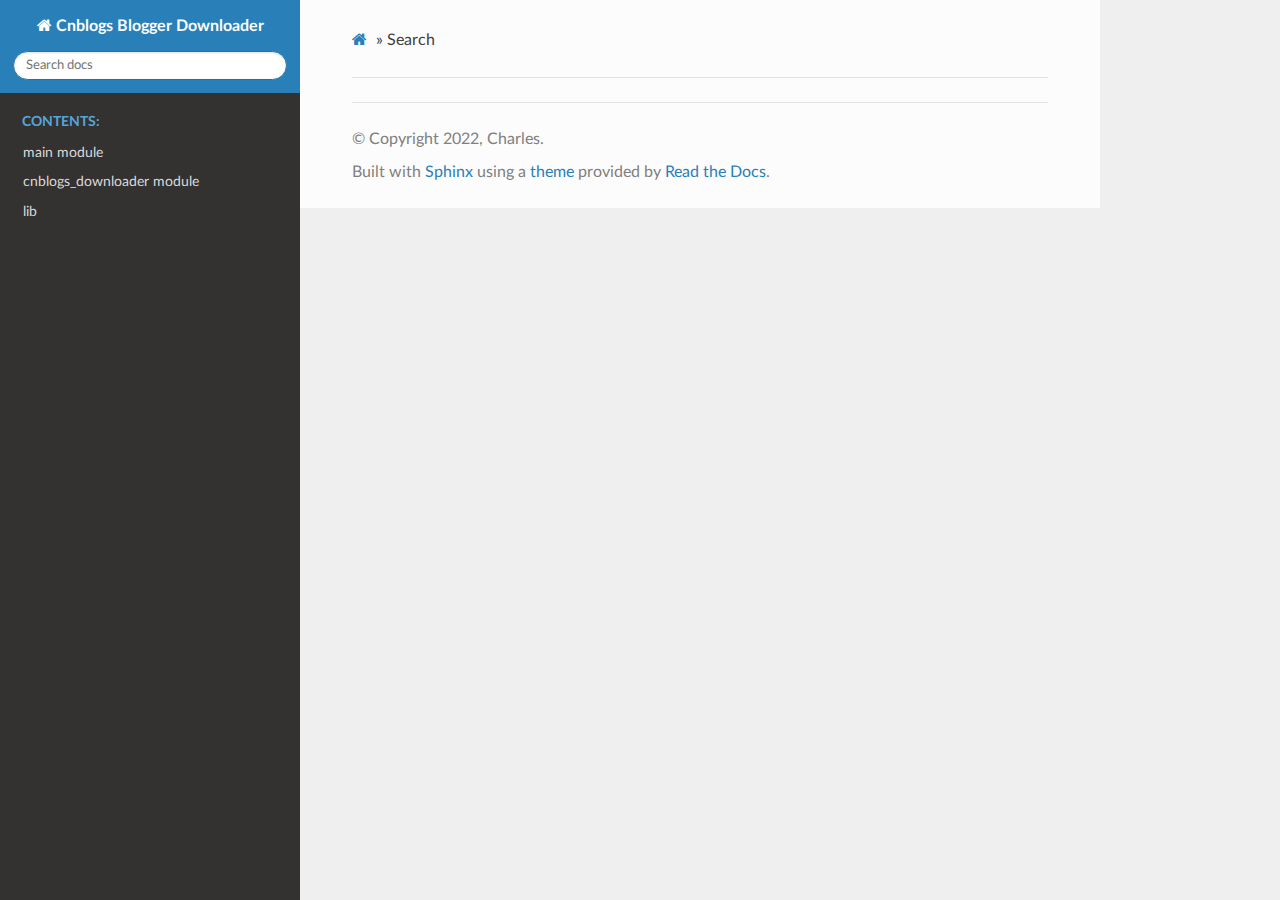
<file: docs/search.html>
<!DOCTYPE html>
<html class="writer-html5" lang="zh-CN" >
<head>
  <meta charset="utf-8" />
  <meta name="viewport" content="width=device-width, initial-scale=1.0" />
  <title>Search &mdash; Cnblogs Blogger Downloader  documentation</title>
      <link rel="stylesheet" href="_static/pygments.css" type="text/css" />
      <link rel="stylesheet" href="_static/css/theme.css" type="text/css" />
    <link rel="shortcut icon" href="_static/favicon.ico"/>
    
  <!--[if lt IE 9]>
    <script src="_static/js/html5shiv.min.js"></script>
  <![endif]-->
  
        <script data-url_root="./" id="documentation_options" src="_static/documentation_options.js"></script>
        <script src="_static/jquery.js"></script>
        <script src="_static/underscore.js"></script>
        <script src="_static/doctools.js"></script>
    <script src="_static/js/theme.js"></script>
    <script src="_static/searchtools.js"></script>
    <script src="_static/language_data.js"></script>
    <link rel="index" title="Index" href="genindex.html" />
    <link rel="search" title="Search" href="#" /> 
</head>

<body class="wy-body-for-nav"> 
  <div class="wy-grid-for-nav">
    <nav data-toggle="wy-nav-shift" class="wy-nav-side">
      <div class="wy-side-scroll">
        <div class="wy-side-nav-search" >
            <a href="index.html" class="icon icon-home"> Cnblogs Blogger Downloader
          </a>
<div role="search">
  <form id="rtd-search-form" class="wy-form" action="#" method="get">
    <input type="text" name="q" placeholder="Search docs" />
    <input type="hidden" name="check_keywords" value="yes" />
    <input type="hidden" name="area" value="default" />
  </form>
</div>
        </div><div class="wy-menu wy-menu-vertical" data-spy="affix" role="navigation" aria-label="Navigation menu">
              <p class="caption" role="heading"><span class="caption-text">Contents:</span></p>
<ul>
<li class="toctree-l1"><a class="reference internal" href="main.html">main module</a></li>
<li class="toctree-l1"><a class="reference internal" href="cnblogs_downloader.html">cnblogs_downloader module</a></li>
<li class="toctree-l1"><a class="reference internal" href="lib/modules.html">lib</a></li>
</ul>

        </div>
      </div>
    </nav>

    <section data-toggle="wy-nav-shift" class="wy-nav-content-wrap"><nav class="wy-nav-top" aria-label="Mobile navigation menu" >
          <i data-toggle="wy-nav-top" class="fa fa-bars"></i>
          <a href="index.html">Cnblogs Blogger Downloader</a>
      </nav>

      <div class="wy-nav-content">
        <div class="rst-content">
          <div role="navigation" aria-label="Page navigation">
  <ul class="wy-breadcrumbs">
      <li><a href="index.html" class="icon icon-home"></a> &raquo;</li>
      <li>Search</li>
      <li class="wy-breadcrumbs-aside">
      </li>
  </ul>
  <hr/>
</div>
          <div role="main" class="document" itemscope="itemscope" itemtype="http://schema.org/Article">
           <div itemprop="articleBody">
             
  <noscript>
  <div id="fallback" class="admonition warning">
    <p class="last">
      Please activate JavaScript to enable the search functionality.
    </p>
  </div>
  </noscript>

  
  <div id="search-results">
  
  </div>

           </div>
          </div>
          <footer>

  <hr/>

  <div role="contentinfo">
    <p>&#169; Copyright 2022, Charles.</p>
  </div>

  Built with <a href="https://www.sphinx-doc.org/">Sphinx</a> using a
    <a href="https://github.com/readthedocs/sphinx_rtd_theme">theme</a>
    provided by <a href="https://readthedocs.org">Read the Docs</a>.
   

</footer>
        </div>
      </div>
    </section>
  </div>
  <script>
      jQuery(function () {
          SphinxRtdTheme.Navigation.enable(true);
      });
  </script>
  <script>
    jQuery(function() { Search.loadIndex("searchindex.js"); });
  </script>
  
  <script id="searchindexloader"></script>
   


</body>
</html>
</file>
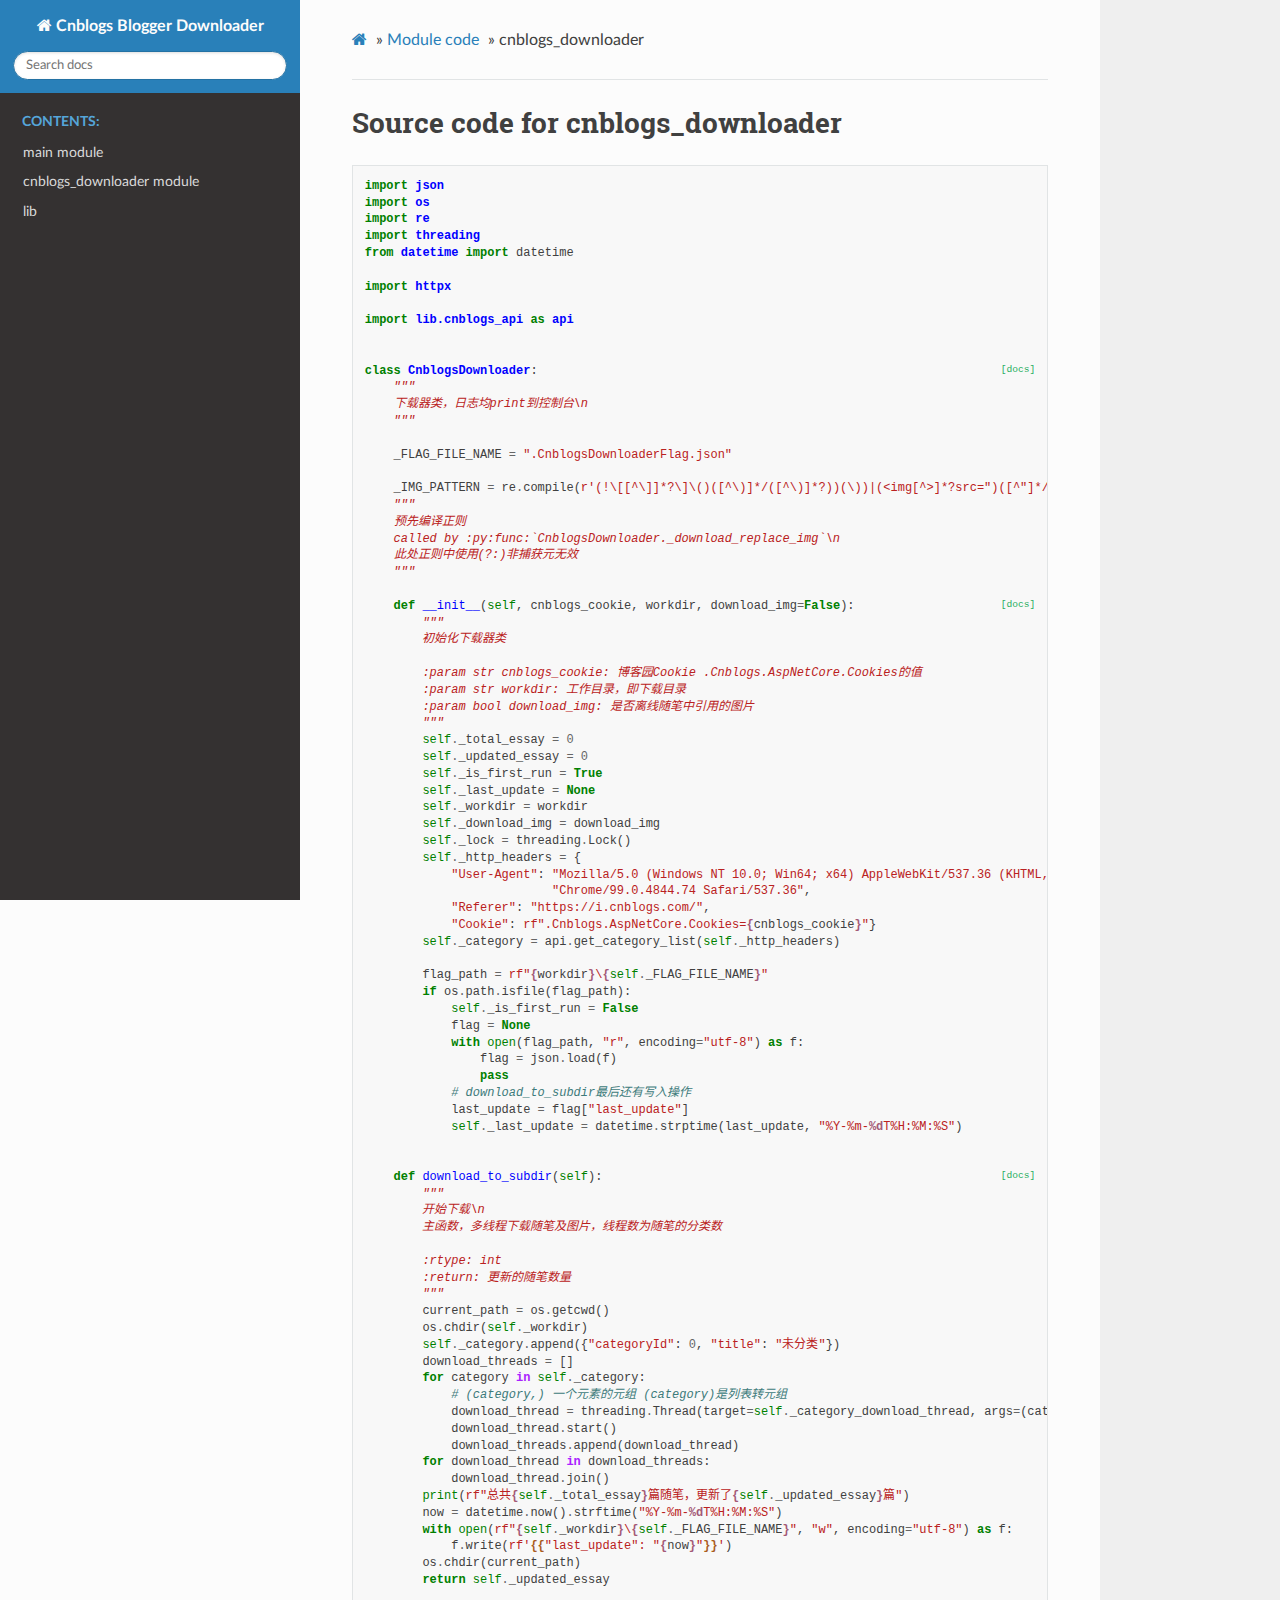
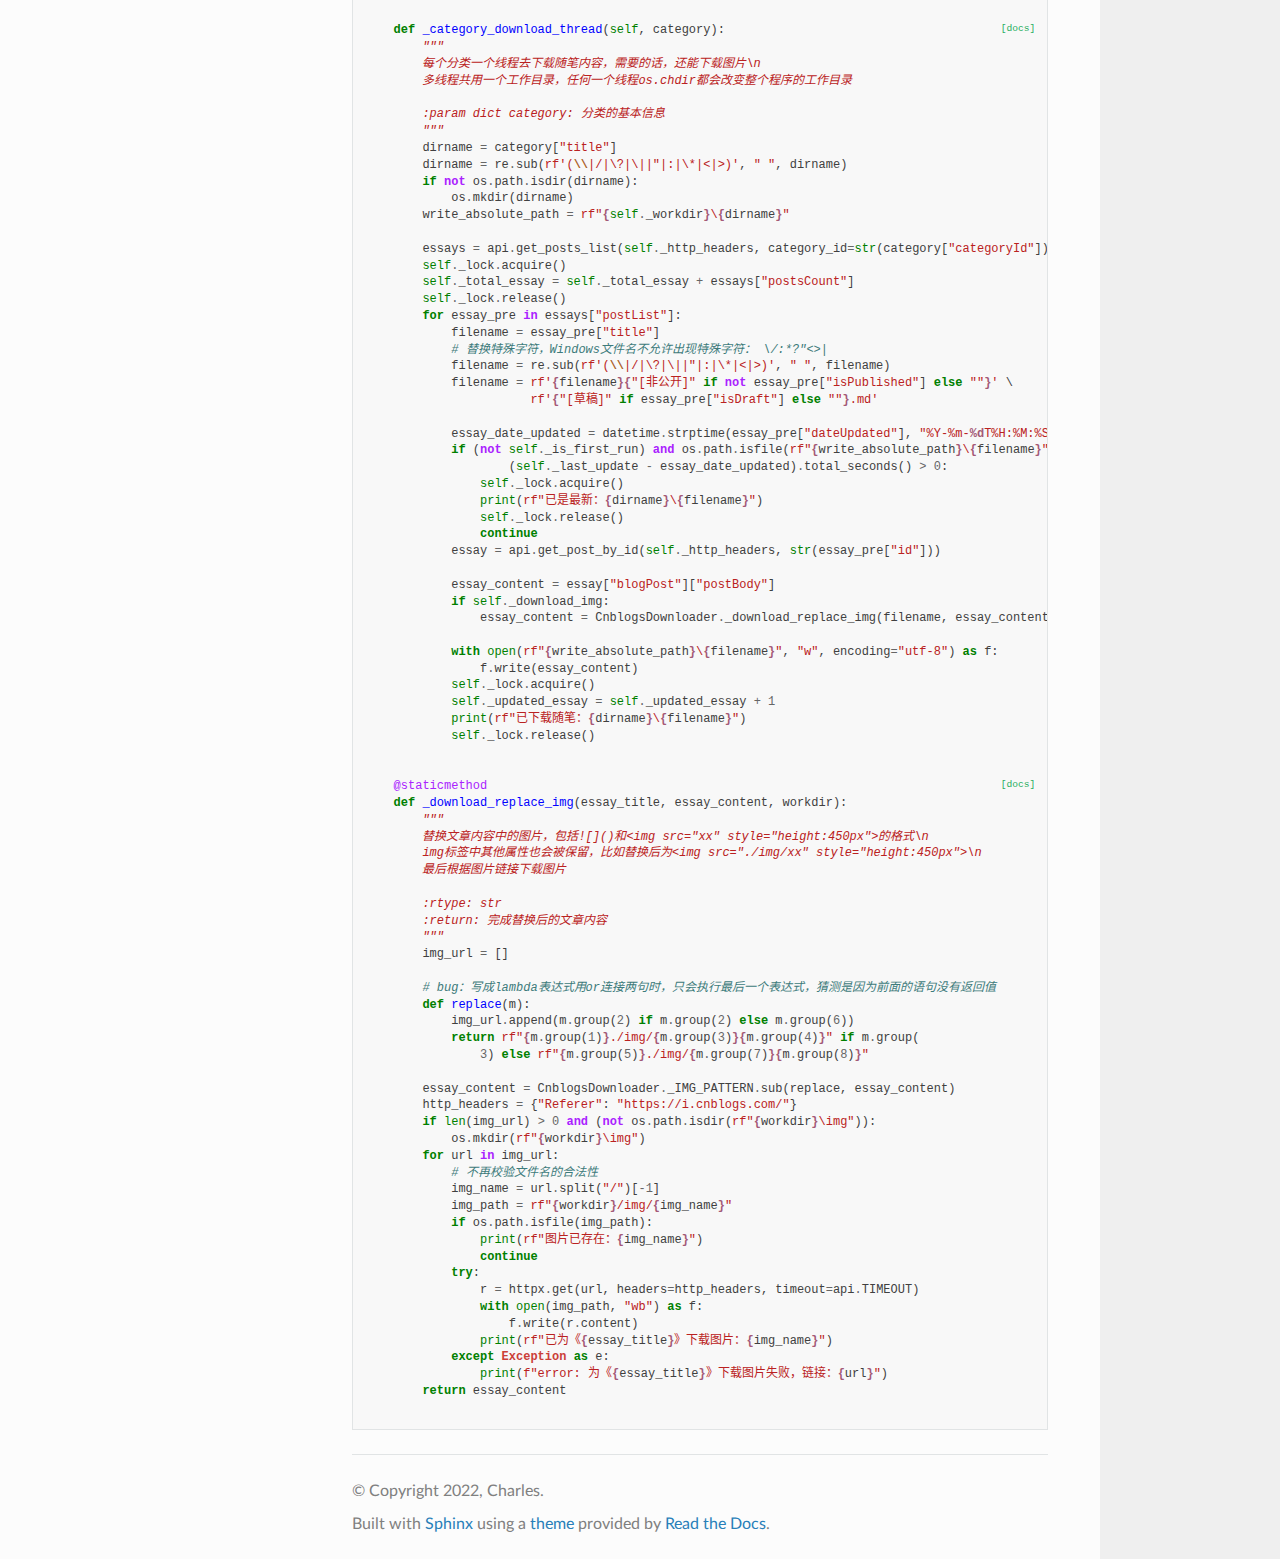
<file: docs/_modules/cnblogs_downloader.html>
<!DOCTYPE html>
<html class="writer-html5" lang="zh-CN" >
<head>
  <meta charset="utf-8" />
  <meta name="viewport" content="width=device-width, initial-scale=1.0" />
  <title>cnblogs_downloader &mdash; Cnblogs Blogger Downloader  documentation</title>
      <link rel="stylesheet" href="../_static/pygments.css" type="text/css" />
      <link rel="stylesheet" href="../_static/css/theme.css" type="text/css" />
  <!--[if lt IE 9]>
    <script src="../_static/js/html5shiv.min.js"></script>
  <![endif]-->
  
        <script data-url_root="../" id="documentation_options" src="../_static/documentation_options.js"></script>
        <script src="../_static/jquery.js"></script>
        <script src="../_static/underscore.js"></script>
        <script src="../_static/doctools.js"></script>
    <script src="../_static/js/theme.js"></script>
    <link rel="index" title="Index" href="../genindex.html" />
    <link rel="search" title="Search" href="../search.html" /> 
</head>

<body class="wy-body-for-nav"> 
  <div class="wy-grid-for-nav">
    <nav data-toggle="wy-nav-shift" class="wy-nav-side">
      <div class="wy-side-scroll">
        <div class="wy-side-nav-search" >
            <a href="../index.html" class="icon icon-home"> Cnblogs Blogger Downloader
          </a>
<div role="search">
  <form id="rtd-search-form" class="wy-form" action="../search.html" method="get">
    <input type="text" name="q" placeholder="Search docs" />
    <input type="hidden" name="check_keywords" value="yes" />
    <input type="hidden" name="area" value="default" />
  </form>
</div>
        </div><div class="wy-menu wy-menu-vertical" data-spy="affix" role="navigation" aria-label="Navigation menu">
              <p class="caption" role="heading"><span class="caption-text">Contents:</span></p>
<ul>
<li class="toctree-l1"><a class="reference internal" href="../main.html">main module</a></li>
<li class="toctree-l1"><a class="reference internal" href="../cnblogs_downloader.html">cnblogs_downloader module</a></li>
<li class="toctree-l1"><a class="reference internal" href="../lib/modules.html">lib</a></li>
</ul>

        </div>
      </div>
    </nav>

    <section data-toggle="wy-nav-shift" class="wy-nav-content-wrap"><nav class="wy-nav-top" aria-label="Mobile navigation menu" >
          <i data-toggle="wy-nav-top" class="fa fa-bars"></i>
          <a href="../index.html">Cnblogs Blogger Downloader</a>
      </nav>

      <div class="wy-nav-content">
        <div class="rst-content">
          <div role="navigation" aria-label="Page navigation">
  <ul class="wy-breadcrumbs">
      <li><a href="../index.html" class="icon icon-home"></a> &raquo;</li>
          <li><a href="index.html">Module code</a> &raquo;</li>
      <li>cnblogs_downloader</li>
      <li class="wy-breadcrumbs-aside">
      </li>
  </ul>
  <hr/>
</div>
          <div role="main" class="document" itemscope="itemscope" itemtype="http://schema.org/Article">
           <div itemprop="articleBody">
             
  <h1>Source code for cnblogs_downloader</h1><div class="highlight"><pre>
<span></span><span class="kn">import</span> <span class="nn">json</span>
<span class="kn">import</span> <span class="nn">os</span>
<span class="kn">import</span> <span class="nn">re</span>
<span class="kn">import</span> <span class="nn">threading</span>
<span class="kn">from</span> <span class="nn">datetime</span> <span class="kn">import</span> <span class="n">datetime</span>

<span class="kn">import</span> <span class="nn">httpx</span>

<span class="kn">import</span> <span class="nn">lib.cnblogs_api</span> <span class="k">as</span> <span class="nn">api</span>


<div class="viewcode-block" id="CnblogsDownloader"><a class="viewcode-back" href="../cnblogs_downloader.html#cnblogs_downloader.CnblogsDownloader">[docs]</a><span class="k">class</span> <span class="nc">CnblogsDownloader</span><span class="p">:</span>
    <span class="sd">&quot;&quot;&quot;</span>
<span class="sd">    下载器类，日志均print到控制台\n</span>
<span class="sd">    &quot;&quot;&quot;</span>

    <span class="n">_FLAG_FILE_NAME</span> <span class="o">=</span> <span class="s2">&quot;.CnblogsDownloaderFlag.json&quot;</span>

    <span class="n">_IMG_PATTERN</span> <span class="o">=</span> <span class="n">re</span><span class="o">.</span><span class="n">compile</span><span class="p">(</span><span class="sa">r</span><span class="s1">&#39;(!\[[^\]]*?\]\()([^\)]*/([^\)]*?))(\))|(&lt;img[^&gt;]*?src=&quot;)([^&quot;]*/([^&quot;]*?))(&quot;[^&gt;]*?&gt;)&#39;</span><span class="p">)</span>
    <span class="sd">&quot;&quot;&quot;</span>
<span class="sd">    预先编译正则</span>
<span class="sd">    called by :py:func:`CnblogsDownloader._download_replace_img`\n</span>
<span class="sd">    此处正则中使用(?:)非捕获元无效</span>
<span class="sd">    &quot;&quot;&quot;</span>

<div class="viewcode-block" id="CnblogsDownloader.__init__"><a class="viewcode-back" href="../cnblogs_downloader.html#cnblogs_downloader.CnblogsDownloader.__init__">[docs]</a>    <span class="k">def</span> <span class="fm">__init__</span><span class="p">(</span><span class="bp">self</span><span class="p">,</span> <span class="n">cnblogs_cookie</span><span class="p">,</span> <span class="n">workdir</span><span class="p">,</span> <span class="n">download_img</span><span class="o">=</span><span class="kc">False</span><span class="p">):</span>
        <span class="sd">&quot;&quot;&quot;</span>
<span class="sd">        初始化下载器类</span>

<span class="sd">        :param str cnblogs_cookie: 博客园Cookie .Cnblogs.AspNetCore.Cookies的值</span>
<span class="sd">        :param str workdir: 工作目录，即下载目录</span>
<span class="sd">        :param bool download_img: 是否离线随笔中引用的图片</span>
<span class="sd">        &quot;&quot;&quot;</span>
        <span class="bp">self</span><span class="o">.</span><span class="n">_total_essay</span> <span class="o">=</span> <span class="mi">0</span>
        <span class="bp">self</span><span class="o">.</span><span class="n">_updated_essay</span> <span class="o">=</span> <span class="mi">0</span>
        <span class="bp">self</span><span class="o">.</span><span class="n">_is_first_run</span> <span class="o">=</span> <span class="kc">True</span>
        <span class="bp">self</span><span class="o">.</span><span class="n">_last_update</span> <span class="o">=</span> <span class="kc">None</span>
        <span class="bp">self</span><span class="o">.</span><span class="n">_workdir</span> <span class="o">=</span> <span class="n">workdir</span>
        <span class="bp">self</span><span class="o">.</span><span class="n">_download_img</span> <span class="o">=</span> <span class="n">download_img</span>
        <span class="bp">self</span><span class="o">.</span><span class="n">_lock</span> <span class="o">=</span> <span class="n">threading</span><span class="o">.</span><span class="n">Lock</span><span class="p">()</span>
        <span class="bp">self</span><span class="o">.</span><span class="n">_http_headers</span> <span class="o">=</span> <span class="p">{</span>
            <span class="s2">&quot;User-Agent&quot;</span><span class="p">:</span> <span class="s2">&quot;Mozilla/5.0 (Windows NT 10.0; Win64; x64) AppleWebKit/537.36 (KHTML, like Gecko) &quot;</span>
                          <span class="s2">&quot;Chrome/99.0.4844.74 Safari/537.36&quot;</span><span class="p">,</span>
            <span class="s2">&quot;Referer&quot;</span><span class="p">:</span> <span class="s2">&quot;https://i.cnblogs.com/&quot;</span><span class="p">,</span>
            <span class="s2">&quot;Cookie&quot;</span><span class="p">:</span> <span class="sa">rf</span><span class="s2">&quot;.Cnblogs.AspNetCore.Cookies=</span><span class="si">{</span><span class="n">cnblogs_cookie</span><span class="si">}</span><span class="s2">&quot;</span><span class="p">}</span>
        <span class="bp">self</span><span class="o">.</span><span class="n">_category</span> <span class="o">=</span> <span class="n">api</span><span class="o">.</span><span class="n">get_category_list</span><span class="p">(</span><span class="bp">self</span><span class="o">.</span><span class="n">_http_headers</span><span class="p">)</span>

        <span class="n">flag_path</span> <span class="o">=</span> <span class="sa">rf</span><span class="s2">&quot;</span><span class="si">{</span><span class="n">workdir</span><span class="si">}</span><span class="s2">\</span><span class="si">{</span><span class="bp">self</span><span class="o">.</span><span class="n">_FLAG_FILE_NAME</span><span class="si">}</span><span class="s2">&quot;</span>
        <span class="k">if</span> <span class="n">os</span><span class="o">.</span><span class="n">path</span><span class="o">.</span><span class="n">isfile</span><span class="p">(</span><span class="n">flag_path</span><span class="p">):</span>
            <span class="bp">self</span><span class="o">.</span><span class="n">_is_first_run</span> <span class="o">=</span> <span class="kc">False</span>
            <span class="n">flag</span> <span class="o">=</span> <span class="kc">None</span>
            <span class="k">with</span> <span class="nb">open</span><span class="p">(</span><span class="n">flag_path</span><span class="p">,</span> <span class="s2">&quot;r&quot;</span><span class="p">,</span> <span class="n">encoding</span><span class="o">=</span><span class="s2">&quot;utf-8&quot;</span><span class="p">)</span> <span class="k">as</span> <span class="n">f</span><span class="p">:</span>
                <span class="n">flag</span> <span class="o">=</span> <span class="n">json</span><span class="o">.</span><span class="n">load</span><span class="p">(</span><span class="n">f</span><span class="p">)</span>
                <span class="k">pass</span>
            <span class="c1"># download_to_subdir最后还有写入操作</span>
            <span class="n">last_update</span> <span class="o">=</span> <span class="n">flag</span><span class="p">[</span><span class="s2">&quot;last_update&quot;</span><span class="p">]</span>
            <span class="bp">self</span><span class="o">.</span><span class="n">_last_update</span> <span class="o">=</span> <span class="n">datetime</span><span class="o">.</span><span class="n">strptime</span><span class="p">(</span><span class="n">last_update</span><span class="p">,</span> <span class="s2">&quot;%Y-%m-</span><span class="si">%d</span><span class="s2">T%H:%M:%S&quot;</span><span class="p">)</span></div>

<div class="viewcode-block" id="CnblogsDownloader.download_to_subdir"><a class="viewcode-back" href="../cnblogs_downloader.html#cnblogs_downloader.CnblogsDownloader.download_to_subdir">[docs]</a>    <span class="k">def</span> <span class="nf">download_to_subdir</span><span class="p">(</span><span class="bp">self</span><span class="p">):</span>
        <span class="sd">&quot;&quot;&quot;</span>
<span class="sd">        开始下载\n</span>
<span class="sd">        主函数，多线程下载随笔及图片，线程数为随笔的分类数</span>

<span class="sd">        :rtype: int</span>
<span class="sd">        :return: 更新的随笔数量</span>
<span class="sd">        &quot;&quot;&quot;</span>
        <span class="n">current_path</span> <span class="o">=</span> <span class="n">os</span><span class="o">.</span><span class="n">getcwd</span><span class="p">()</span>
        <span class="n">os</span><span class="o">.</span><span class="n">chdir</span><span class="p">(</span><span class="bp">self</span><span class="o">.</span><span class="n">_workdir</span><span class="p">)</span>
        <span class="bp">self</span><span class="o">.</span><span class="n">_category</span><span class="o">.</span><span class="n">append</span><span class="p">({</span><span class="s2">&quot;categoryId&quot;</span><span class="p">:</span> <span class="mi">0</span><span class="p">,</span> <span class="s2">&quot;title&quot;</span><span class="p">:</span> <span class="s2">&quot;未分类&quot;</span><span class="p">})</span>
        <span class="n">download_threads</span> <span class="o">=</span> <span class="p">[]</span>
        <span class="k">for</span> <span class="n">category</span> <span class="ow">in</span> <span class="bp">self</span><span class="o">.</span><span class="n">_category</span><span class="p">:</span>
            <span class="c1"># (category,) 一个元素的元组 (category)是列表转元组</span>
            <span class="n">download_thread</span> <span class="o">=</span> <span class="n">threading</span><span class="o">.</span><span class="n">Thread</span><span class="p">(</span><span class="n">target</span><span class="o">=</span><span class="bp">self</span><span class="o">.</span><span class="n">_category_download_thread</span><span class="p">,</span> <span class="n">args</span><span class="o">=</span><span class="p">(</span><span class="n">category</span><span class="p">,))</span>
            <span class="n">download_thread</span><span class="o">.</span><span class="n">start</span><span class="p">()</span>
            <span class="n">download_threads</span><span class="o">.</span><span class="n">append</span><span class="p">(</span><span class="n">download_thread</span><span class="p">)</span>
        <span class="k">for</span> <span class="n">download_thread</span> <span class="ow">in</span> <span class="n">download_threads</span><span class="p">:</span>
            <span class="n">download_thread</span><span class="o">.</span><span class="n">join</span><span class="p">()</span>
        <span class="nb">print</span><span class="p">(</span><span class="sa">rf</span><span class="s2">&quot;总共</span><span class="si">{</span><span class="bp">self</span><span class="o">.</span><span class="n">_total_essay</span><span class="si">}</span><span class="s2">篇随笔，更新了</span><span class="si">{</span><span class="bp">self</span><span class="o">.</span><span class="n">_updated_essay</span><span class="si">}</span><span class="s2">篇&quot;</span><span class="p">)</span>
        <span class="n">now</span> <span class="o">=</span> <span class="n">datetime</span><span class="o">.</span><span class="n">now</span><span class="p">()</span><span class="o">.</span><span class="n">strftime</span><span class="p">(</span><span class="s2">&quot;%Y-%m-</span><span class="si">%d</span><span class="s2">T%H:%M:%S&quot;</span><span class="p">)</span>
        <span class="k">with</span> <span class="nb">open</span><span class="p">(</span><span class="sa">rf</span><span class="s2">&quot;</span><span class="si">{</span><span class="bp">self</span><span class="o">.</span><span class="n">_workdir</span><span class="si">}</span><span class="s2">\</span><span class="si">{</span><span class="bp">self</span><span class="o">.</span><span class="n">_FLAG_FILE_NAME</span><span class="si">}</span><span class="s2">&quot;</span><span class="p">,</span> <span class="s2">&quot;w&quot;</span><span class="p">,</span> <span class="n">encoding</span><span class="o">=</span><span class="s2">&quot;utf-8&quot;</span><span class="p">)</span> <span class="k">as</span> <span class="n">f</span><span class="p">:</span>
            <span class="n">f</span><span class="o">.</span><span class="n">write</span><span class="p">(</span><span class="sa">rf</span><span class="s1">&#39;</span><span class="se">{{</span><span class="s1">&quot;last_update&quot;: &quot;</span><span class="si">{</span><span class="n">now</span><span class="si">}</span><span class="s1">&quot;</span><span class="se">}}</span><span class="s1">&#39;</span><span class="p">)</span>
        <span class="n">os</span><span class="o">.</span><span class="n">chdir</span><span class="p">(</span><span class="n">current_path</span><span class="p">)</span>
        <span class="k">return</span> <span class="bp">self</span><span class="o">.</span><span class="n">_updated_essay</span></div>

<div class="viewcode-block" id="CnblogsDownloader._category_download_thread"><a class="viewcode-back" href="../cnblogs_downloader.html#cnblogs_downloader.CnblogsDownloader._category_download_thread">[docs]</a>    <span class="k">def</span> <span class="nf">_category_download_thread</span><span class="p">(</span><span class="bp">self</span><span class="p">,</span> <span class="n">category</span><span class="p">):</span>
        <span class="sd">&quot;&quot;&quot;</span>
<span class="sd">        每个分类一个线程去下载随笔内容，需要的话，还能下载图片\n</span>
<span class="sd">        多线程共用一个工作目录，任何一个线程os.chdir都会改变整个程序的工作目录</span>

<span class="sd">        :param dict category: 分类的基本信息</span>
<span class="sd">        &quot;&quot;&quot;</span>
        <span class="n">dirname</span> <span class="o">=</span> <span class="n">category</span><span class="p">[</span><span class="s2">&quot;title&quot;</span><span class="p">]</span>
        <span class="n">dirname</span> <span class="o">=</span> <span class="n">re</span><span class="o">.</span><span class="n">sub</span><span class="p">(</span><span class="sa">rf</span><span class="s1">&#39;(</span><span class="se">\\</span><span class="s1">|/|\?|\||&quot;|:|\*|&lt;|&gt;)&#39;</span><span class="p">,</span> <span class="s2">&quot; &quot;</span><span class="p">,</span> <span class="n">dirname</span><span class="p">)</span>
        <span class="k">if</span> <span class="ow">not</span> <span class="n">os</span><span class="o">.</span><span class="n">path</span><span class="o">.</span><span class="n">isdir</span><span class="p">(</span><span class="n">dirname</span><span class="p">):</span>
            <span class="n">os</span><span class="o">.</span><span class="n">mkdir</span><span class="p">(</span><span class="n">dirname</span><span class="p">)</span>
        <span class="n">write_absolute_path</span> <span class="o">=</span> <span class="sa">rf</span><span class="s2">&quot;</span><span class="si">{</span><span class="bp">self</span><span class="o">.</span><span class="n">_workdir</span><span class="si">}</span><span class="s2">\</span><span class="si">{</span><span class="n">dirname</span><span class="si">}</span><span class="s2">&quot;</span>

        <span class="n">essays</span> <span class="o">=</span> <span class="n">api</span><span class="o">.</span><span class="n">get_posts_list</span><span class="p">(</span><span class="bp">self</span><span class="o">.</span><span class="n">_http_headers</span><span class="p">,</span> <span class="n">category_id</span><span class="o">=</span><span class="nb">str</span><span class="p">(</span><span class="n">category</span><span class="p">[</span><span class="s2">&quot;categoryId&quot;</span><span class="p">]))</span>
        <span class="bp">self</span><span class="o">.</span><span class="n">_lock</span><span class="o">.</span><span class="n">acquire</span><span class="p">()</span>
        <span class="bp">self</span><span class="o">.</span><span class="n">_total_essay</span> <span class="o">=</span> <span class="bp">self</span><span class="o">.</span><span class="n">_total_essay</span> <span class="o">+</span> <span class="n">essays</span><span class="p">[</span><span class="s2">&quot;postsCount&quot;</span><span class="p">]</span>
        <span class="bp">self</span><span class="o">.</span><span class="n">_lock</span><span class="o">.</span><span class="n">release</span><span class="p">()</span>
        <span class="k">for</span> <span class="n">essay_pre</span> <span class="ow">in</span> <span class="n">essays</span><span class="p">[</span><span class="s2">&quot;postList&quot;</span><span class="p">]:</span>
            <span class="n">filename</span> <span class="o">=</span> <span class="n">essay_pre</span><span class="p">[</span><span class="s2">&quot;title&quot;</span><span class="p">]</span>
            <span class="c1"># 替换特殊字符，Windows文件名不允许出现特殊字符： \/:*?&quot;&lt;&gt;|</span>
            <span class="n">filename</span> <span class="o">=</span> <span class="n">re</span><span class="o">.</span><span class="n">sub</span><span class="p">(</span><span class="sa">rf</span><span class="s1">&#39;(</span><span class="se">\\</span><span class="s1">|/|\?|\||&quot;|:|\*|&lt;|&gt;)&#39;</span><span class="p">,</span> <span class="s2">&quot; &quot;</span><span class="p">,</span> <span class="n">filename</span><span class="p">)</span>
            <span class="n">filename</span> <span class="o">=</span> <span class="sa">rf</span><span class="s1">&#39;</span><span class="si">{</span><span class="n">filename</span><span class="si">}{</span><span class="s2">&quot;[非公开]&quot;</span> <span class="k">if</span> <span class="ow">not</span> <span class="n">essay_pre</span><span class="p">[</span><span class="s2">&quot;isPublished&quot;</span><span class="p">]</span> <span class="k">else</span> <span class="s2">&quot;&quot;</span><span class="si">}</span><span class="s1">&#39;</span> \
                       <span class="sa">rf</span><span class="s1">&#39;</span><span class="si">{</span><span class="s2">&quot;[草稿]&quot;</span> <span class="k">if</span> <span class="n">essay_pre</span><span class="p">[</span><span class="s2">&quot;isDraft&quot;</span><span class="p">]</span> <span class="k">else</span> <span class="s2">&quot;&quot;</span><span class="si">}</span><span class="s1">.md&#39;</span>

            <span class="n">essay_date_updated</span> <span class="o">=</span> <span class="n">datetime</span><span class="o">.</span><span class="n">strptime</span><span class="p">(</span><span class="n">essay_pre</span><span class="p">[</span><span class="s2">&quot;dateUpdated&quot;</span><span class="p">],</span> <span class="s2">&quot;%Y-%m-</span><span class="si">%d</span><span class="s2">T%H:%M:%S&quot;</span><span class="p">)</span>
            <span class="k">if</span> <span class="p">(</span><span class="ow">not</span> <span class="bp">self</span><span class="o">.</span><span class="n">_is_first_run</span><span class="p">)</span> <span class="ow">and</span> <span class="n">os</span><span class="o">.</span><span class="n">path</span><span class="o">.</span><span class="n">isfile</span><span class="p">(</span><span class="sa">rf</span><span class="s2">&quot;</span><span class="si">{</span><span class="n">write_absolute_path</span><span class="si">}</span><span class="s2">\</span><span class="si">{</span><span class="n">filename</span><span class="si">}</span><span class="s2">&quot;</span><span class="p">)</span> <span class="ow">and</span> \
                    <span class="p">(</span><span class="bp">self</span><span class="o">.</span><span class="n">_last_update</span> <span class="o">-</span> <span class="n">essay_date_updated</span><span class="p">)</span><span class="o">.</span><span class="n">total_seconds</span><span class="p">()</span> <span class="o">&gt;</span> <span class="mi">0</span><span class="p">:</span>
                <span class="bp">self</span><span class="o">.</span><span class="n">_lock</span><span class="o">.</span><span class="n">acquire</span><span class="p">()</span>
                <span class="nb">print</span><span class="p">(</span><span class="sa">rf</span><span class="s2">&quot;已是最新：</span><span class="si">{</span><span class="n">dirname</span><span class="si">}</span><span class="s2">\</span><span class="si">{</span><span class="n">filename</span><span class="si">}</span><span class="s2">&quot;</span><span class="p">)</span>
                <span class="bp">self</span><span class="o">.</span><span class="n">_lock</span><span class="o">.</span><span class="n">release</span><span class="p">()</span>
                <span class="k">continue</span>
            <span class="n">essay</span> <span class="o">=</span> <span class="n">api</span><span class="o">.</span><span class="n">get_post_by_id</span><span class="p">(</span><span class="bp">self</span><span class="o">.</span><span class="n">_http_headers</span><span class="p">,</span> <span class="nb">str</span><span class="p">(</span><span class="n">essay_pre</span><span class="p">[</span><span class="s2">&quot;id&quot;</span><span class="p">]))</span>

            <span class="n">essay_content</span> <span class="o">=</span> <span class="n">essay</span><span class="p">[</span><span class="s2">&quot;blogPost&quot;</span><span class="p">][</span><span class="s2">&quot;postBody&quot;</span><span class="p">]</span>
            <span class="k">if</span> <span class="bp">self</span><span class="o">.</span><span class="n">_download_img</span><span class="p">:</span>
                <span class="n">essay_content</span> <span class="o">=</span> <span class="n">CnblogsDownloader</span><span class="o">.</span><span class="n">_download_replace_img</span><span class="p">(</span><span class="n">filename</span><span class="p">,</span> <span class="n">essay_content</span><span class="p">,</span> <span class="n">write_absolute_path</span><span class="p">)</span>

            <span class="k">with</span> <span class="nb">open</span><span class="p">(</span><span class="sa">rf</span><span class="s2">&quot;</span><span class="si">{</span><span class="n">write_absolute_path</span><span class="si">}</span><span class="s2">\</span><span class="si">{</span><span class="n">filename</span><span class="si">}</span><span class="s2">&quot;</span><span class="p">,</span> <span class="s2">&quot;w&quot;</span><span class="p">,</span> <span class="n">encoding</span><span class="o">=</span><span class="s2">&quot;utf-8&quot;</span><span class="p">)</span> <span class="k">as</span> <span class="n">f</span><span class="p">:</span>
                <span class="n">f</span><span class="o">.</span><span class="n">write</span><span class="p">(</span><span class="n">essay_content</span><span class="p">)</span>
            <span class="bp">self</span><span class="o">.</span><span class="n">_lock</span><span class="o">.</span><span class="n">acquire</span><span class="p">()</span>
            <span class="bp">self</span><span class="o">.</span><span class="n">_updated_essay</span> <span class="o">=</span> <span class="bp">self</span><span class="o">.</span><span class="n">_updated_essay</span> <span class="o">+</span> <span class="mi">1</span>
            <span class="nb">print</span><span class="p">(</span><span class="sa">rf</span><span class="s2">&quot;已下载随笔：</span><span class="si">{</span><span class="n">dirname</span><span class="si">}</span><span class="s2">\</span><span class="si">{</span><span class="n">filename</span><span class="si">}</span><span class="s2">&quot;</span><span class="p">)</span>
            <span class="bp">self</span><span class="o">.</span><span class="n">_lock</span><span class="o">.</span><span class="n">release</span><span class="p">()</span></div>

<div class="viewcode-block" id="CnblogsDownloader._download_replace_img"><a class="viewcode-back" href="../cnblogs_downloader.html#cnblogs_downloader.CnblogsDownloader._download_replace_img">[docs]</a>    <span class="nd">@staticmethod</span>
    <span class="k">def</span> <span class="nf">_download_replace_img</span><span class="p">(</span><span class="n">essay_title</span><span class="p">,</span> <span class="n">essay_content</span><span class="p">,</span> <span class="n">workdir</span><span class="p">):</span>
        <span class="sd">&quot;&quot;&quot;</span>
<span class="sd">        替换文章内容中的图片，包括![]()和&lt;img src=&quot;xx&quot; style=&quot;height:450px&quot;&gt;的格式\n</span>
<span class="sd">        img标签中其他属性也会被保留，比如替换后为&lt;img src=&quot;./img/xx&quot; style=&quot;height:450px&quot;&gt;\n</span>
<span class="sd">        最后根据图片链接下载图片</span>

<span class="sd">        :rtype: str</span>
<span class="sd">        :return: 完成替换后的文章内容</span>
<span class="sd">        &quot;&quot;&quot;</span>
        <span class="n">img_url</span> <span class="o">=</span> <span class="p">[]</span>

        <span class="c1"># bug：写成lambda表达式用or连接两句时，只会执行最后一个表达式，猜测是因为前面的语句没有返回值</span>
        <span class="k">def</span> <span class="nf">replace</span><span class="p">(</span><span class="n">m</span><span class="p">):</span>
            <span class="n">img_url</span><span class="o">.</span><span class="n">append</span><span class="p">(</span><span class="n">m</span><span class="o">.</span><span class="n">group</span><span class="p">(</span><span class="mi">2</span><span class="p">)</span> <span class="k">if</span> <span class="n">m</span><span class="o">.</span><span class="n">group</span><span class="p">(</span><span class="mi">2</span><span class="p">)</span> <span class="k">else</span> <span class="n">m</span><span class="o">.</span><span class="n">group</span><span class="p">(</span><span class="mi">6</span><span class="p">))</span>
            <span class="k">return</span> <span class="sa">rf</span><span class="s2">&quot;</span><span class="si">{</span><span class="n">m</span><span class="o">.</span><span class="n">group</span><span class="p">(</span><span class="mi">1</span><span class="p">)</span><span class="si">}</span><span class="s2">./img/</span><span class="si">{</span><span class="n">m</span><span class="o">.</span><span class="n">group</span><span class="p">(</span><span class="mi">3</span><span class="p">)</span><span class="si">}{</span><span class="n">m</span><span class="o">.</span><span class="n">group</span><span class="p">(</span><span class="mi">4</span><span class="p">)</span><span class="si">}</span><span class="s2">&quot;</span> <span class="k">if</span> <span class="n">m</span><span class="o">.</span><span class="n">group</span><span class="p">(</span>
                <span class="mi">3</span><span class="p">)</span> <span class="k">else</span> <span class="sa">rf</span><span class="s2">&quot;</span><span class="si">{</span><span class="n">m</span><span class="o">.</span><span class="n">group</span><span class="p">(</span><span class="mi">5</span><span class="p">)</span><span class="si">}</span><span class="s2">./img/</span><span class="si">{</span><span class="n">m</span><span class="o">.</span><span class="n">group</span><span class="p">(</span><span class="mi">7</span><span class="p">)</span><span class="si">}{</span><span class="n">m</span><span class="o">.</span><span class="n">group</span><span class="p">(</span><span class="mi">8</span><span class="p">)</span><span class="si">}</span><span class="s2">&quot;</span>

        <span class="n">essay_content</span> <span class="o">=</span> <span class="n">CnblogsDownloader</span><span class="o">.</span><span class="n">_IMG_PATTERN</span><span class="o">.</span><span class="n">sub</span><span class="p">(</span><span class="n">replace</span><span class="p">,</span> <span class="n">essay_content</span><span class="p">)</span>
        <span class="n">http_headers</span> <span class="o">=</span> <span class="p">{</span><span class="s2">&quot;Referer&quot;</span><span class="p">:</span> <span class="s2">&quot;https://i.cnblogs.com/&quot;</span><span class="p">}</span>
        <span class="k">if</span> <span class="nb">len</span><span class="p">(</span><span class="n">img_url</span><span class="p">)</span> <span class="o">&gt;</span> <span class="mi">0</span> <span class="ow">and</span> <span class="p">(</span><span class="ow">not</span> <span class="n">os</span><span class="o">.</span><span class="n">path</span><span class="o">.</span><span class="n">isdir</span><span class="p">(</span><span class="sa">rf</span><span class="s2">&quot;</span><span class="si">{</span><span class="n">workdir</span><span class="si">}</span><span class="s2">\img&quot;</span><span class="p">)):</span>
            <span class="n">os</span><span class="o">.</span><span class="n">mkdir</span><span class="p">(</span><span class="sa">rf</span><span class="s2">&quot;</span><span class="si">{</span><span class="n">workdir</span><span class="si">}</span><span class="s2">\img&quot;</span><span class="p">)</span>
        <span class="k">for</span> <span class="n">url</span> <span class="ow">in</span> <span class="n">img_url</span><span class="p">:</span>
            <span class="c1"># 不再校验文件名的合法性</span>
            <span class="n">img_name</span> <span class="o">=</span> <span class="n">url</span><span class="o">.</span><span class="n">split</span><span class="p">(</span><span class="s2">&quot;/&quot;</span><span class="p">)[</span><span class="o">-</span><span class="mi">1</span><span class="p">]</span>
            <span class="n">img_path</span> <span class="o">=</span> <span class="sa">rf</span><span class="s2">&quot;</span><span class="si">{</span><span class="n">workdir</span><span class="si">}</span><span class="s2">/img/</span><span class="si">{</span><span class="n">img_name</span><span class="si">}</span><span class="s2">&quot;</span>
            <span class="k">if</span> <span class="n">os</span><span class="o">.</span><span class="n">path</span><span class="o">.</span><span class="n">isfile</span><span class="p">(</span><span class="n">img_path</span><span class="p">):</span>
                <span class="nb">print</span><span class="p">(</span><span class="sa">rf</span><span class="s2">&quot;图片已存在：</span><span class="si">{</span><span class="n">img_name</span><span class="si">}</span><span class="s2">&quot;</span><span class="p">)</span>
                <span class="k">continue</span>
            <span class="k">try</span><span class="p">:</span>
                <span class="n">r</span> <span class="o">=</span> <span class="n">httpx</span><span class="o">.</span><span class="n">get</span><span class="p">(</span><span class="n">url</span><span class="p">,</span> <span class="n">headers</span><span class="o">=</span><span class="n">http_headers</span><span class="p">,</span> <span class="n">timeout</span><span class="o">=</span><span class="n">api</span><span class="o">.</span><span class="n">TIMEOUT</span><span class="p">)</span>
                <span class="k">with</span> <span class="nb">open</span><span class="p">(</span><span class="n">img_path</span><span class="p">,</span> <span class="s2">&quot;wb&quot;</span><span class="p">)</span> <span class="k">as</span> <span class="n">f</span><span class="p">:</span>
                    <span class="n">f</span><span class="o">.</span><span class="n">write</span><span class="p">(</span><span class="n">r</span><span class="o">.</span><span class="n">content</span><span class="p">)</span>
                <span class="nb">print</span><span class="p">(</span><span class="sa">rf</span><span class="s2">&quot;已为《</span><span class="si">{</span><span class="n">essay_title</span><span class="si">}</span><span class="s2">》下载图片：</span><span class="si">{</span><span class="n">img_name</span><span class="si">}</span><span class="s2">&quot;</span><span class="p">)</span>
            <span class="k">except</span> <span class="ne">Exception</span> <span class="k">as</span> <span class="n">e</span><span class="p">:</span>
                <span class="nb">print</span><span class="p">(</span><span class="sa">f</span><span class="s2">&quot;error: 为《</span><span class="si">{</span><span class="n">essay_title</span><span class="si">}</span><span class="s2">》下载图片失败，链接：</span><span class="si">{</span><span class="n">url</span><span class="si">}</span><span class="s2">&quot;</span><span class="p">)</span>
        <span class="k">return</span> <span class="n">essay_content</span></div></div>
</pre></div>

           </div>
          </div>
          <footer>

  <hr/>

  <div role="contentinfo">
    <p>&#169; Copyright 2022, Charles.</p>
  </div>

  Built with <a href="https://www.sphinx-doc.org/">Sphinx</a> using a
    <a href="https://github.com/readthedocs/sphinx_rtd_theme">theme</a>
    provided by <a href="https://readthedocs.org">Read the Docs</a>.
   

</footer>
        </div>
      </div>
    </section>
  </div>
  <script>
      jQuery(function () {
          SphinxRtdTheme.Navigation.enable(true);
      });
  </script> 

</body>
</html>
</file>
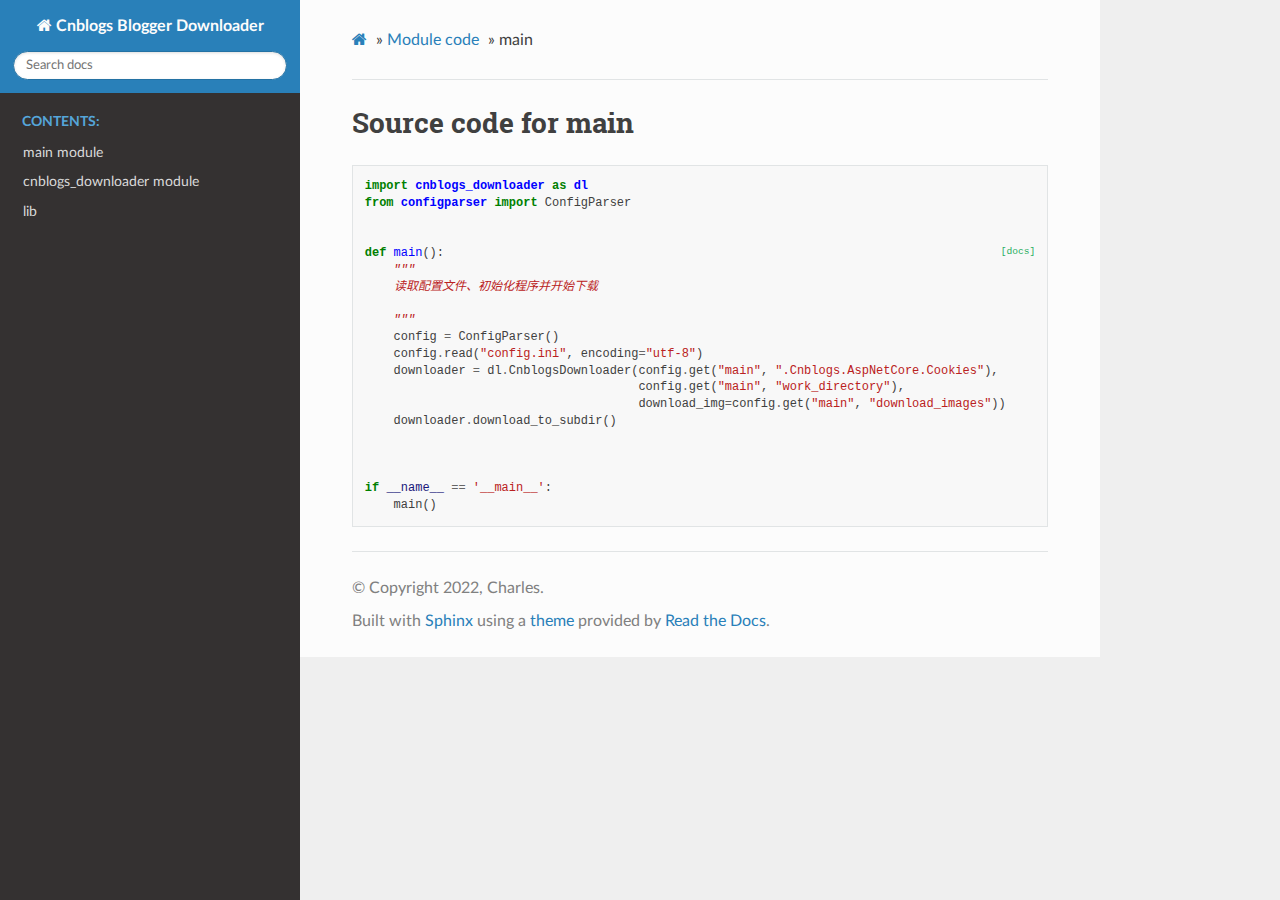
<file: docs/_modules/main.html>
<!DOCTYPE html>
<html class="writer-html5" lang="zh-CN" >
<head>
  <meta charset="utf-8" />
  <meta name="viewport" content="width=device-width, initial-scale=1.0" />
  <title>main &mdash; Cnblogs Blogger Downloader  documentation</title>
      <link rel="stylesheet" href="../_static/pygments.css" type="text/css" />
      <link rel="stylesheet" href="../_static/css/theme.css" type="text/css" />
  <!--[if lt IE 9]>
    <script src="../_static/js/html5shiv.min.js"></script>
  <![endif]-->
  
        <script data-url_root="../" id="documentation_options" src="../_static/documentation_options.js"></script>
        <script src="../_static/jquery.js"></script>
        <script src="../_static/underscore.js"></script>
        <script src="../_static/doctools.js"></script>
    <script src="../_static/js/theme.js"></script>
    <link rel="index" title="Index" href="../genindex.html" />
    <link rel="search" title="Search" href="../search.html" /> 
</head>

<body class="wy-body-for-nav"> 
  <div class="wy-grid-for-nav">
    <nav data-toggle="wy-nav-shift" class="wy-nav-side">
      <div class="wy-side-scroll">
        <div class="wy-side-nav-search" >
            <a href="../index.html" class="icon icon-home"> Cnblogs Blogger Downloader
          </a>
<div role="search">
  <form id="rtd-search-form" class="wy-form" action="../search.html" method="get">
    <input type="text" name="q" placeholder="Search docs" />
    <input type="hidden" name="check_keywords" value="yes" />
    <input type="hidden" name="area" value="default" />
  </form>
</div>
        </div><div class="wy-menu wy-menu-vertical" data-spy="affix" role="navigation" aria-label="Navigation menu">
              <p class="caption" role="heading"><span class="caption-text">Contents:</span></p>
<ul>
<li class="toctree-l1"><a class="reference internal" href="../main.html">main module</a></li>
<li class="toctree-l1"><a class="reference internal" href="../cnblogs_downloader.html">cnblogs_downloader module</a></li>
<li class="toctree-l1"><a class="reference internal" href="../lib/modules.html">lib</a></li>
</ul>

        </div>
      </div>
    </nav>

    <section data-toggle="wy-nav-shift" class="wy-nav-content-wrap"><nav class="wy-nav-top" aria-label="Mobile navigation menu" >
          <i data-toggle="wy-nav-top" class="fa fa-bars"></i>
          <a href="../index.html">Cnblogs Blogger Downloader</a>
      </nav>

      <div class="wy-nav-content">
        <div class="rst-content">
          <div role="navigation" aria-label="Page navigation">
  <ul class="wy-breadcrumbs">
      <li><a href="../index.html" class="icon icon-home"></a> &raquo;</li>
          <li><a href="index.html">Module code</a> &raquo;</li>
      <li>main</li>
      <li class="wy-breadcrumbs-aside">
      </li>
  </ul>
  <hr/>
</div>
          <div role="main" class="document" itemscope="itemscope" itemtype="http://schema.org/Article">
           <div itemprop="articleBody">
             
  <h1>Source code for main</h1><div class="highlight"><pre>
<span></span><span class="kn">import</span> <span class="nn">cnblogs_downloader</span> <span class="k">as</span> <span class="nn">dl</span>
<span class="kn">from</span> <span class="nn">configparser</span> <span class="kn">import</span> <span class="n">ConfigParser</span>


<div class="viewcode-block" id="main"><a class="viewcode-back" href="../main.html#main.main">[docs]</a><span class="k">def</span> <span class="nf">main</span><span class="p">():</span>
    <span class="sd">&quot;&quot;&quot;</span>
<span class="sd">    读取配置文件、初始化程序并开始下载</span>

<span class="sd">    &quot;&quot;&quot;</span>
    <span class="n">config</span> <span class="o">=</span> <span class="n">ConfigParser</span><span class="p">()</span>
    <span class="n">config</span><span class="o">.</span><span class="n">read</span><span class="p">(</span><span class="s2">&quot;config.ini&quot;</span><span class="p">,</span> <span class="n">encoding</span><span class="o">=</span><span class="s2">&quot;utf-8&quot;</span><span class="p">)</span>
    <span class="n">downloader</span> <span class="o">=</span> <span class="n">dl</span><span class="o">.</span><span class="n">CnblogsDownloader</span><span class="p">(</span><span class="n">config</span><span class="o">.</span><span class="n">get</span><span class="p">(</span><span class="s2">&quot;main&quot;</span><span class="p">,</span> <span class="s2">&quot;.Cnblogs.AspNetCore.Cookies&quot;</span><span class="p">),</span>
                                      <span class="n">config</span><span class="o">.</span><span class="n">get</span><span class="p">(</span><span class="s2">&quot;main&quot;</span><span class="p">,</span> <span class="s2">&quot;work_directory&quot;</span><span class="p">),</span>
                                      <span class="n">download_img</span><span class="o">=</span><span class="n">config</span><span class="o">.</span><span class="n">get</span><span class="p">(</span><span class="s2">&quot;main&quot;</span><span class="p">,</span> <span class="s2">&quot;download_images&quot;</span><span class="p">))</span>
    <span class="n">downloader</span><span class="o">.</span><span class="n">download_to_subdir</span><span class="p">()</span></div>


<span class="k">if</span> <span class="vm">__name__</span> <span class="o">==</span> <span class="s1">&#39;__main__&#39;</span><span class="p">:</span>
    <span class="n">main</span><span class="p">()</span>
</pre></div>

           </div>
          </div>
          <footer>

  <hr/>

  <div role="contentinfo">
    <p>&#169; Copyright 2022, Charles.</p>
  </div>

  Built with <a href="https://www.sphinx-doc.org/">Sphinx</a> using a
    <a href="https://github.com/readthedocs/sphinx_rtd_theme">theme</a>
    provided by <a href="https://readthedocs.org">Read the Docs</a>.
   

</footer>
        </div>
      </div>
    </section>
  </div>
  <script>
      jQuery(function () {
          SphinxRtdTheme.Navigation.enable(true);
      });
  </script> 

</body>
</html>
</file>
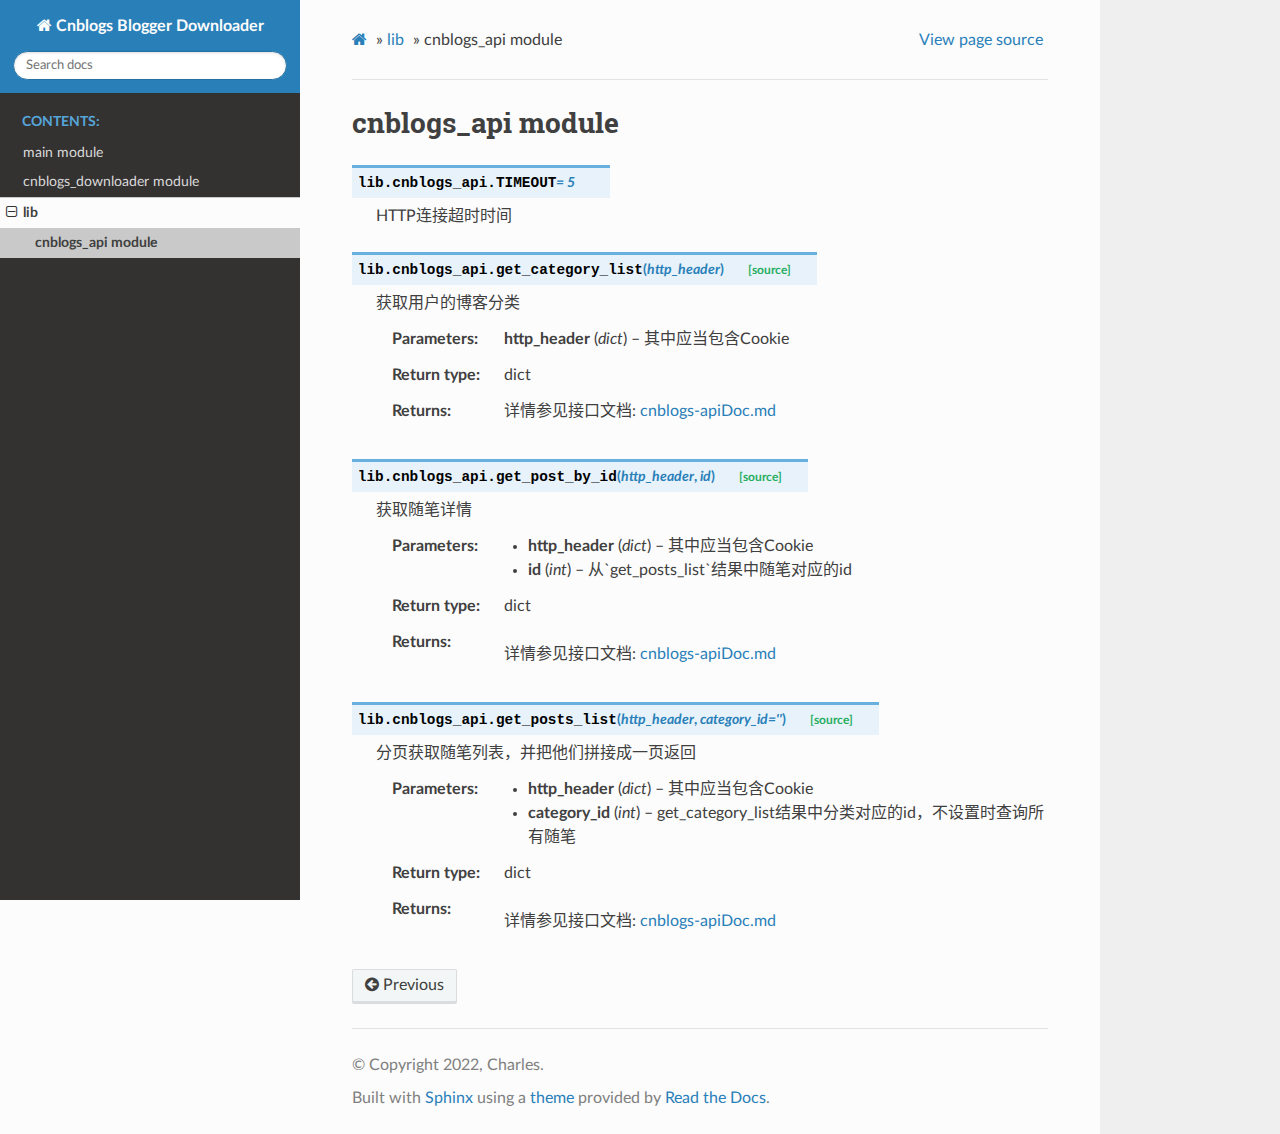
<file: docs/lib/cnblogs_api.html>
<!DOCTYPE html>
<html class="writer-html5" lang="zh-CN" >
<head>
  <meta charset="utf-8" /><meta name="generator" content="Docutils 0.17.1: http://docutils.sourceforge.net/" />

  <meta name="viewport" content="width=device-width, initial-scale=1.0" />
  <title>cnblogs_api module &mdash; Cnblogs Blogger Downloader  documentation</title>
      <link rel="stylesheet" href="../_static/pygments.css" type="text/css" />
      <link rel="stylesheet" href="../_static/css/theme.css" type="text/css" />
  <!--[if lt IE 9]>
    <script src="../_static/js/html5shiv.min.js"></script>
  <![endif]-->
  
        <script data-url_root="../" id="documentation_options" src="../_static/documentation_options.js"></script>
        <script src="../_static/jquery.js"></script>
        <script src="../_static/underscore.js"></script>
        <script src="../_static/doctools.js"></script>
    <script src="../_static/js/theme.js"></script>
    <link rel="index" title="Index" href="../genindex.html" />
    <link rel="search" title="Search" href="../search.html" />
    <link rel="prev" title="lib" href="modules.html" /> 
</head>

<body class="wy-body-for-nav"> 
  <div class="wy-grid-for-nav">
    <nav data-toggle="wy-nav-shift" class="wy-nav-side">
      <div class="wy-side-scroll">
        <div class="wy-side-nav-search" >
            <a href="../index.html" class="icon icon-home"> Cnblogs Blogger Downloader
          </a>
<div role="search">
  <form id="rtd-search-form" class="wy-form" action="../search.html" method="get">
    <input type="text" name="q" placeholder="Search docs" />
    <input type="hidden" name="check_keywords" value="yes" />
    <input type="hidden" name="area" value="default" />
  </form>
</div>
        </div><div class="wy-menu wy-menu-vertical" data-spy="affix" role="navigation" aria-label="Navigation menu">
              <p class="caption" role="heading"><span class="caption-text">Contents:</span></p>
<ul class="current">
<li class="toctree-l1"><a class="reference internal" href="../main.html">main module</a></li>
<li class="toctree-l1"><a class="reference internal" href="../cnblogs_downloader.html">cnblogs_downloader module</a></li>
<li class="toctree-l1 current"><a class="reference internal" href="modules.html">lib</a><ul class="current">
<li class="toctree-l2 current"><a class="current reference internal" href="#">cnblogs_api module</a></li>
</ul>
</li>
</ul>

        </div>
      </div>
    </nav>

    <section data-toggle="wy-nav-shift" class="wy-nav-content-wrap"><nav class="wy-nav-top" aria-label="Mobile navigation menu" >
          <i data-toggle="wy-nav-top" class="fa fa-bars"></i>
          <a href="../index.html">Cnblogs Blogger Downloader</a>
      </nav>

      <div class="wy-nav-content">
        <div class="rst-content">
          <div role="navigation" aria-label="Page navigation">
  <ul class="wy-breadcrumbs">
      <li><a href="../index.html" class="icon icon-home"></a> &raquo;</li>
          <li><a href="modules.html">lib</a> &raquo;</li>
      <li>cnblogs_api module</li>
      <li class="wy-breadcrumbs-aside">
            <a href="../_sources/lib/cnblogs_api.rst.txt" rel="nofollow"> View page source</a>
      </li>
  </ul>
  <hr/>
</div>
          <div role="main" class="document" itemscope="itemscope" itemtype="http://schema.org/Article">
           <div itemprop="articleBody">
             
  <section id="module-lib.cnblogs_api">
<span id="cnblogs-api-module"></span><h1>cnblogs_api module<a class="headerlink" href="#module-lib.cnblogs_api" title="Permalink to this headline"></a></h1>
<dl class="py data">
<dt class="sig sig-object py" id="lib.cnblogs_api.TIMEOUT">
<span class="sig-prename descclassname"><span class="pre">lib.cnblogs_api.</span></span><span class="sig-name descname"><span class="pre">TIMEOUT</span></span><em class="property"><span class="w"> </span><span class="p"><span class="pre">=</span></span><span class="w"> </span><span class="pre">5</span></em><a class="headerlink" href="#lib.cnblogs_api.TIMEOUT" title="Permalink to this definition"></a></dt>
<dd><p>HTTP连接超时时间</p>
</dd></dl>

<dl class="py function">
<dt class="sig sig-object py" id="lib.cnblogs_api.get_category_list">
<span class="sig-prename descclassname"><span class="pre">lib.cnblogs_api.</span></span><span class="sig-name descname"><span class="pre">get_category_list</span></span><span class="sig-paren">(</span><em class="sig-param"><span class="n"><span class="pre">http_header</span></span></em><span class="sig-paren">)</span><a class="reference internal" href="../_modules/lib/cnblogs_api.html#get_category_list"><span class="viewcode-link"><span class="pre">[source]</span></span></a><a class="headerlink" href="#lib.cnblogs_api.get_category_list" title="Permalink to this definition"></a></dt>
<dd><p>获取用户的博客分类</p>
<dl class="field-list simple">
<dt class="field-odd">Parameters</dt>
<dd class="field-odd"><p><strong>http_header</strong> (<em>dict</em>) – 其中应当包含Cookie</p>
</dd>
<dt class="field-even">Return type</dt>
<dd class="field-even"><p>dict</p>
</dd>
<dt class="field-odd">Returns</dt>
<dd class="field-odd"><p>详情参见接口文档: <a class="reference external" href="./cnblogs-apiDoc.html">cnblogs-apiDoc.md</a></p>
</dd>
</dl>
</dd></dl>

<dl class="py function">
<dt class="sig sig-object py" id="lib.cnblogs_api.get_post_by_id">
<span class="sig-prename descclassname"><span class="pre">lib.cnblogs_api.</span></span><span class="sig-name descname"><span class="pre">get_post_by_id</span></span><span class="sig-paren">(</span><em class="sig-param"><span class="n"><span class="pre">http_header</span></span></em>, <em class="sig-param"><span class="n"><span class="pre">id</span></span></em><span class="sig-paren">)</span><a class="reference internal" href="../_modules/lib/cnblogs_api.html#get_post_by_id"><span class="viewcode-link"><span class="pre">[source]</span></span></a><a class="headerlink" href="#lib.cnblogs_api.get_post_by_id" title="Permalink to this definition"></a></dt>
<dd><p>获取随笔详情</p>
<dl class="field-list simple">
<dt class="field-odd">Parameters</dt>
<dd class="field-odd"><ul class="simple">
<li><p><strong>http_header</strong> (<em>dict</em>) – 其中应当包含Cookie</p></li>
<li><p><strong>id</strong> (<em>int</em>) – 从`get_posts_list`结果中随笔对应的id</p></li>
</ul>
</dd>
<dt class="field-even">Return type</dt>
<dd class="field-even"><p>dict</p>
</dd>
<dt class="field-odd">Returns</dt>
<dd class="field-odd"><p><p>详情参见接口文档: <a class="reference external" href="./cnblogs-apiDoc.html">cnblogs-apiDoc.md</a></p>
</p>
</dd>
</dl>
</dd></dl>

<dl class="py function">
<dt class="sig sig-object py" id="lib.cnblogs_api.get_posts_list">
<span class="sig-prename descclassname"><span class="pre">lib.cnblogs_api.</span></span><span class="sig-name descname"><span class="pre">get_posts_list</span></span><span class="sig-paren">(</span><em class="sig-param"><span class="n"><span class="pre">http_header</span></span></em>, <em class="sig-param"><span class="n"><span class="pre">category_id</span></span><span class="o"><span class="pre">=</span></span><span class="default_value"><span class="pre">''</span></span></em><span class="sig-paren">)</span><a class="reference internal" href="../_modules/lib/cnblogs_api.html#get_posts_list"><span class="viewcode-link"><span class="pre">[source]</span></span></a><a class="headerlink" href="#lib.cnblogs_api.get_posts_list" title="Permalink to this definition"></a></dt>
<dd><p>分页获取随笔列表，并把他们拼接成一页返回</p>
<dl class="field-list simple">
<dt class="field-odd">Parameters</dt>
<dd class="field-odd"><ul class="simple">
<li><p><strong>http_header</strong> (<em>dict</em>) – 其中应当包含Cookie</p></li>
<li><p><strong>category_id</strong> (<em>int</em>) – get_category_list结果中分类对应的id，不设置时查询所有随笔</p></li>
</ul>
</dd>
<dt class="field-even">Return type</dt>
<dd class="field-even"><p>dict</p>
</dd>
<dt class="field-odd">Returns</dt>
<dd class="field-odd"><p><p>详情参见接口文档: <a class="reference external" href="./cnblogs-apiDoc.html">cnblogs-apiDoc.md</a></p>
</p>
</dd>
</dl>
</dd></dl>

</section>


           </div>
          </div>
          <footer><div class="rst-footer-buttons" role="navigation" aria-label="Footer">
        <a href="modules.html" class="btn btn-neutral float-left" title="lib" accesskey="p" rel="prev"><span class="fa fa-arrow-circle-left" aria-hidden="true"></span> Previous</a>
    </div>

  <hr/>

  <div role="contentinfo">
    <p>&#169; Copyright 2022, Charles.</p>
  </div>

  Built with <a href="https://www.sphinx-doc.org/">Sphinx</a> using a
    <a href="https://github.com/readthedocs/sphinx_rtd_theme">theme</a>
    provided by <a href="https://readthedocs.org">Read the Docs</a>.
   

</footer>
        </div>
      </div>
    </section>
  </div>
  <script>
      jQuery(function () {
          SphinxRtdTheme.Navigation.enable(true);
      });
  </script> 

</body>
</html>
</file>
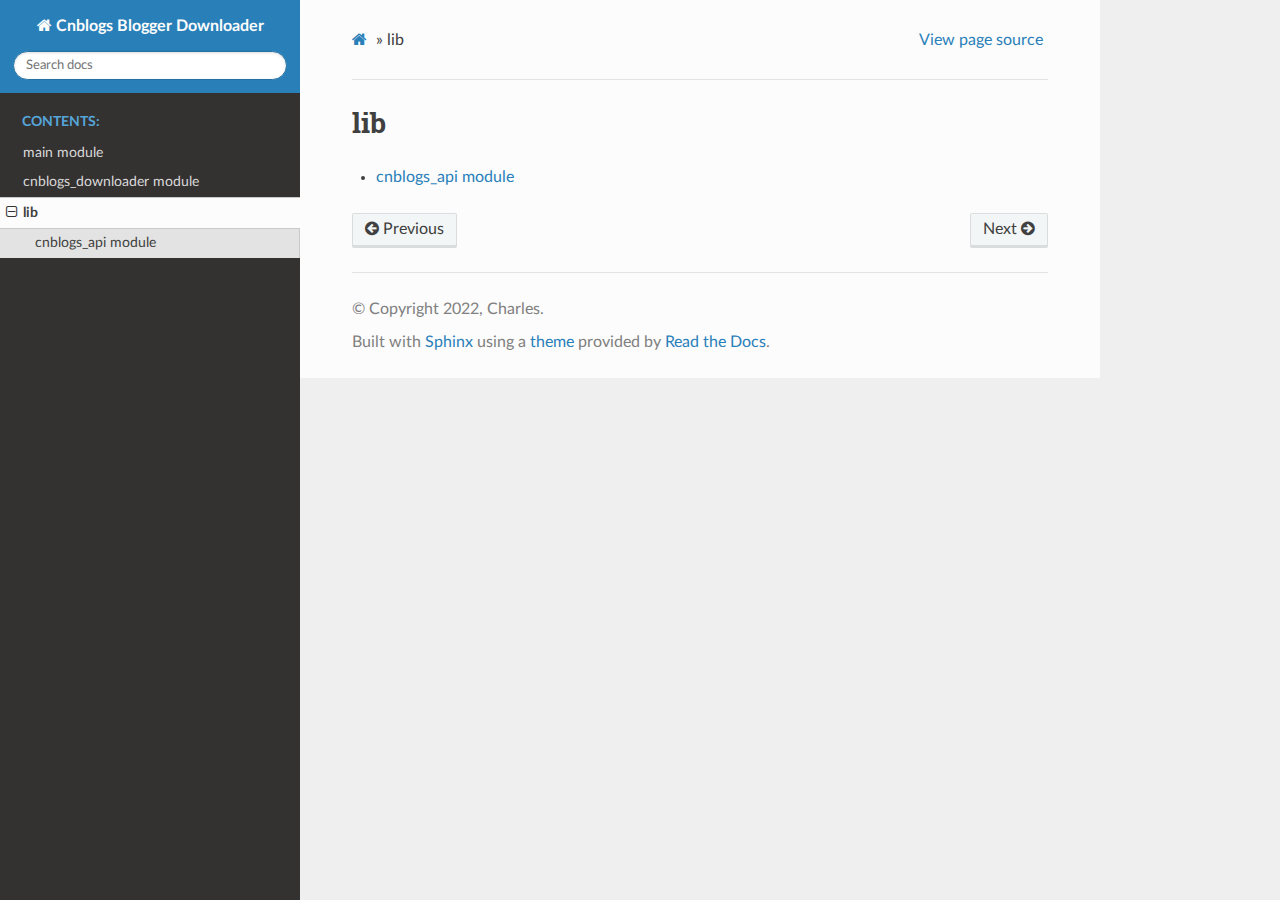
<file: docs/lib/modules.html>
<!DOCTYPE html>
<html class="writer-html5" lang="zh-CN" >
<head>
  <meta charset="utf-8" /><meta name="generator" content="Docutils 0.17.1: http://docutils.sourceforge.net/" />

  <meta name="viewport" content="width=device-width, initial-scale=1.0" />
  <title>lib &mdash; Cnblogs Blogger Downloader  documentation</title>
      <link rel="stylesheet" href="../_static/pygments.css" type="text/css" />
      <link rel="stylesheet" href="../_static/css/theme.css" type="text/css" />
    <link rel="shortcut icon" href="../_static/favicon.ico"/>
  <!--[if lt IE 9]>
    <script src="../_static/js/html5shiv.min.js"></script>
  <![endif]-->
  
        <script data-url_root="../" id="documentation_options" src="../_static/documentation_options.js"></script>
        <script src="../_static/jquery.js"></script>
        <script src="../_static/underscore.js"></script>
        <script src="../_static/doctools.js"></script>
    <script src="../_static/js/theme.js"></script>
    <link rel="index" title="Index" href="../genindex.html" />
    <link rel="search" title="Search" href="../search.html" />
    <link rel="next" title="cnblogs_api module" href="cnblogs_api.html" />
    <link rel="prev" title="cnblogs_downloader module" href="../cnblogs_downloader.html" /> 
</head>

<body class="wy-body-for-nav"> 
  <div class="wy-grid-for-nav">
    <nav data-toggle="wy-nav-shift" class="wy-nav-side">
      <div class="wy-side-scroll">
        <div class="wy-side-nav-search" >
            <a href="../index.html" class="icon icon-home"> Cnblogs Blogger Downloader
          </a>
<div role="search">
  <form id="rtd-search-form" class="wy-form" action="../search.html" method="get">
    <input type="text" name="q" placeholder="Search docs" />
    <input type="hidden" name="check_keywords" value="yes" />
    <input type="hidden" name="area" value="default" />
  </form>
</div>
        </div><div class="wy-menu wy-menu-vertical" data-spy="affix" role="navigation" aria-label="Navigation menu">
              <p class="caption" role="heading"><span class="caption-text">Contents:</span></p>
<ul class="current">
<li class="toctree-l1"><a class="reference internal" href="../main.html">main module</a></li>
<li class="toctree-l1"><a class="reference internal" href="../cnblogs_downloader.html">cnblogs_downloader module</a></li>
<li class="toctree-l1 current"><a class="current reference internal" href="#">lib</a><ul>
<li class="toctree-l2"><a class="reference internal" href="cnblogs_api.html">cnblogs_api module</a></li>
</ul>
</li>
</ul>

        </div>
      </div>
    </nav>

    <section data-toggle="wy-nav-shift" class="wy-nav-content-wrap"><nav class="wy-nav-top" aria-label="Mobile navigation menu" >
          <i data-toggle="wy-nav-top" class="fa fa-bars"></i>
          <a href="../index.html">Cnblogs Blogger Downloader</a>
      </nav>

      <div class="wy-nav-content">
        <div class="rst-content">
          <div role="navigation" aria-label="Page navigation">
  <ul class="wy-breadcrumbs">
      <li><a href="../index.html" class="icon icon-home"></a> &raquo;</li>
      <li>lib</li>
      <li class="wy-breadcrumbs-aside">
            <a href="../_sources/lib/modules.rst.txt" rel="nofollow"> View page source</a>
      </li>
  </ul>
  <hr/>
</div>
          <div role="main" class="document" itemscope="itemscope" itemtype="http://schema.org/Article">
           <div itemprop="articleBody">
             
  <section id="lib">
<h1>lib<a class="headerlink" href="#lib" title="Permalink to this headline"></a></h1>
<div class="toctree-wrapper compound">
<ul>
<li class="toctree-l1"><a class="reference internal" href="cnblogs_api.html">cnblogs_api module</a></li>
</ul>
</div>
</section>


           </div>
          </div>
          <footer><div class="rst-footer-buttons" role="navigation" aria-label="Footer">
        <a href="../cnblogs_downloader.html" class="btn btn-neutral float-left" title="cnblogs_downloader module" accesskey="p" rel="prev"><span class="fa fa-arrow-circle-left" aria-hidden="true"></span> Previous</a>
        <a href="cnblogs_api.html" class="btn btn-neutral float-right" title="cnblogs_api module" accesskey="n" rel="next">Next <span class="fa fa-arrow-circle-right" aria-hidden="true"></span></a>
    </div>

  <hr/>

  <div role="contentinfo">
    <p>&#169; Copyright 2022, Charles.</p>
  </div>

  Built with <a href="https://www.sphinx-doc.org/">Sphinx</a> using a
    <a href="https://github.com/readthedocs/sphinx_rtd_theme">theme</a>
    provided by <a href="https://readthedocs.org">Read the Docs</a>.
   

</footer>
        </div>
      </div>
    </section>
  </div>
  <script>
      jQuery(function () {
          SphinxRtdTheme.Navigation.enable(true);
      });
  </script> 

</body>
</html>
</file>
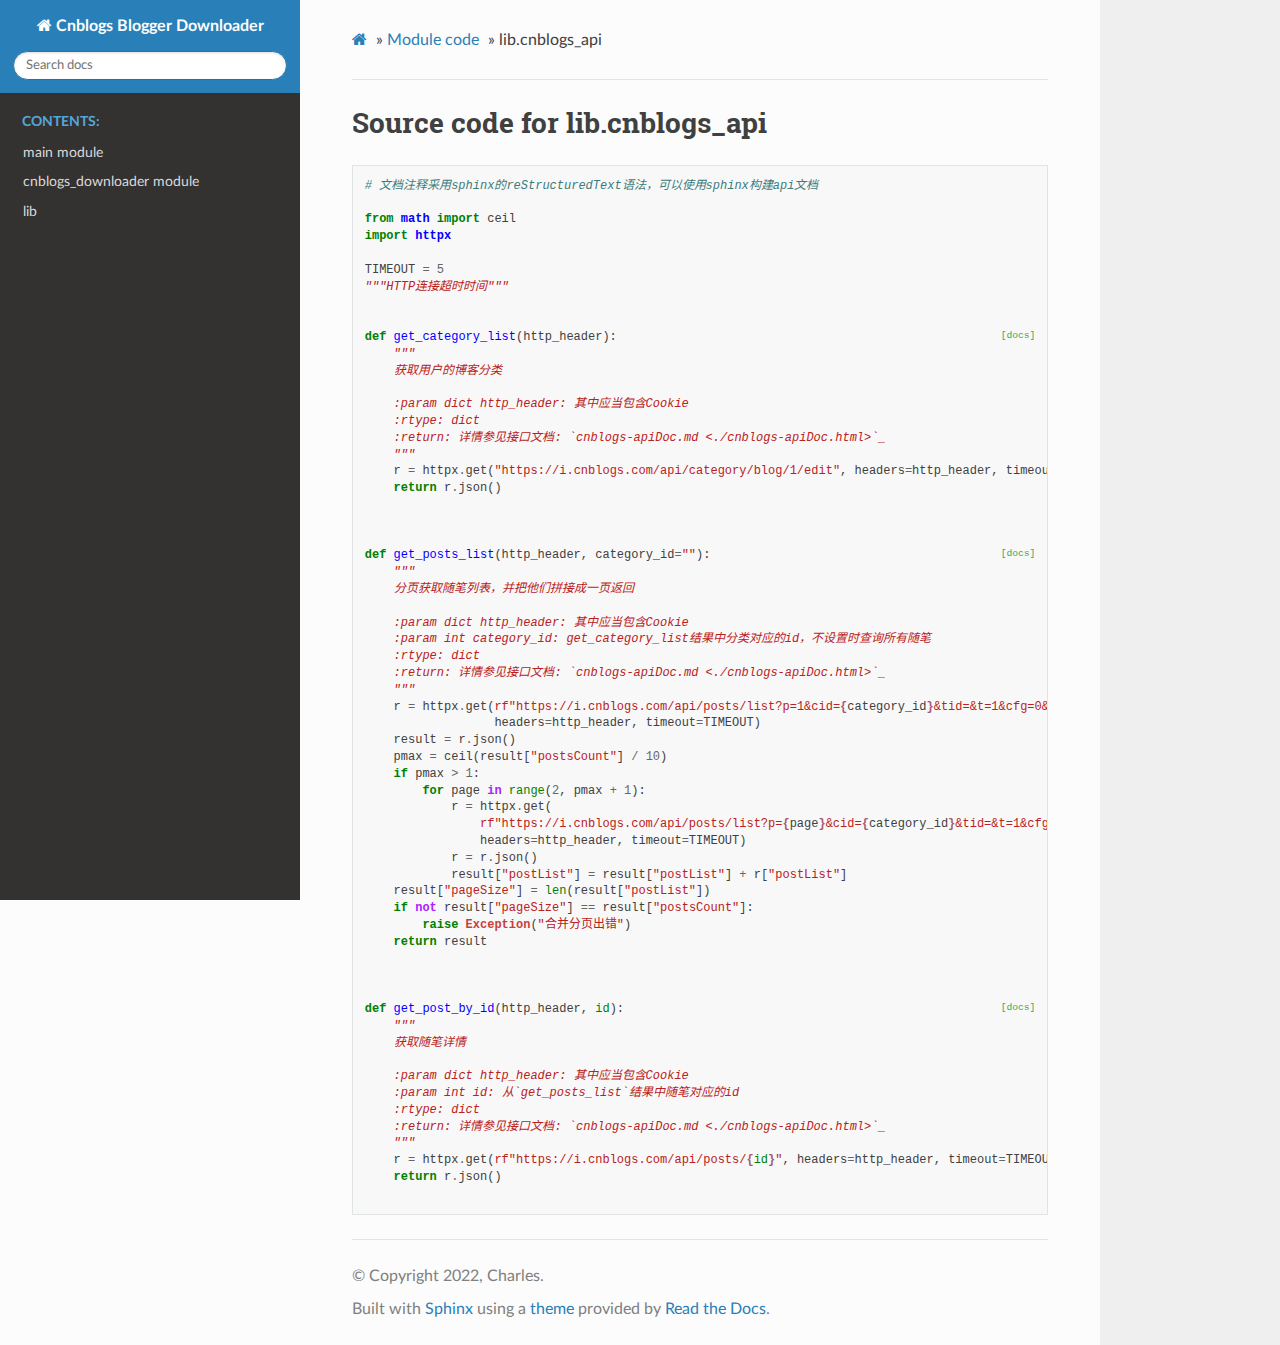
<file: docs/_modules/lib/cnblogs_api.html>
<!DOCTYPE html>
<html class="writer-html5" lang="zh-CN" >
<head>
  <meta charset="utf-8" />
  <meta name="viewport" content="width=device-width, initial-scale=1.0" />
  <title>lib.cnblogs_api &mdash; Cnblogs Blogger Downloader  documentation</title>
      <link rel="stylesheet" href="../../_static/pygments.css" type="text/css" />
      <link rel="stylesheet" href="../../_static/css/theme.css" type="text/css" />
  <!--[if lt IE 9]>
    <script src="../../_static/js/html5shiv.min.js"></script>
  <![endif]-->
  
        <script data-url_root="../../" id="documentation_options" src="../../_static/documentation_options.js"></script>
        <script src="../../_static/jquery.js"></script>
        <script src="../../_static/underscore.js"></script>
        <script src="../../_static/doctools.js"></script>
    <script src="../../_static/js/theme.js"></script>
    <link rel="index" title="Index" href="../../genindex.html" />
    <link rel="search" title="Search" href="../../search.html" /> 
</head>

<body class="wy-body-for-nav"> 
  <div class="wy-grid-for-nav">
    <nav data-toggle="wy-nav-shift" class="wy-nav-side">
      <div class="wy-side-scroll">
        <div class="wy-side-nav-search" >
            <a href="../../index.html" class="icon icon-home"> Cnblogs Blogger Downloader
          </a>
<div role="search">
  <form id="rtd-search-form" class="wy-form" action="../../search.html" method="get">
    <input type="text" name="q" placeholder="Search docs" />
    <input type="hidden" name="check_keywords" value="yes" />
    <input type="hidden" name="area" value="default" />
  </form>
</div>
        </div><div class="wy-menu wy-menu-vertical" data-spy="affix" role="navigation" aria-label="Navigation menu">
              <p class="caption" role="heading"><span class="caption-text">Contents:</span></p>
<ul>
<li class="toctree-l1"><a class="reference internal" href="../../main.html">main module</a></li>
<li class="toctree-l1"><a class="reference internal" href="../../cnblogs_downloader.html">cnblogs_downloader module</a></li>
<li class="toctree-l1"><a class="reference internal" href="../../lib/modules.html">lib</a></li>
</ul>

        </div>
      </div>
    </nav>

    <section data-toggle="wy-nav-shift" class="wy-nav-content-wrap"><nav class="wy-nav-top" aria-label="Mobile navigation menu" >
          <i data-toggle="wy-nav-top" class="fa fa-bars"></i>
          <a href="../../index.html">Cnblogs Blogger Downloader</a>
      </nav>

      <div class="wy-nav-content">
        <div class="rst-content">
          <div role="navigation" aria-label="Page navigation">
  <ul class="wy-breadcrumbs">
      <li><a href="../../index.html" class="icon icon-home"></a> &raquo;</li>
          <li><a href="../index.html">Module code</a> &raquo;</li>
      <li>lib.cnblogs_api</li>
      <li class="wy-breadcrumbs-aside">
      </li>
  </ul>
  <hr/>
</div>
          <div role="main" class="document" itemscope="itemscope" itemtype="http://schema.org/Article">
           <div itemprop="articleBody">
             
  <h1>Source code for lib.cnblogs_api</h1><div class="highlight"><pre>
<span></span><span class="c1"># 文档注释采用sphinx的reStructuredText语法，可以使用sphinx构建api文档</span>

<span class="kn">from</span> <span class="nn">math</span> <span class="kn">import</span> <span class="n">ceil</span>
<span class="kn">import</span> <span class="nn">httpx</span>

<span class="n">TIMEOUT</span> <span class="o">=</span> <span class="mi">5</span>
<span class="sd">&quot;&quot;&quot;HTTP连接超时时间&quot;&quot;&quot;</span>


<div class="viewcode-block" id="get_category_list"><a class="viewcode-back" href="../../lib/cnblogs_api.html#lib.cnblogs_api.get_category_list">[docs]</a><span class="k">def</span> <span class="nf">get_category_list</span><span class="p">(</span><span class="n">http_header</span><span class="p">):</span>
    <span class="sd">&quot;&quot;&quot;</span>
<span class="sd">    获取用户的博客分类</span>

<span class="sd">    :param dict http_header: 其中应当包含Cookie</span>
<span class="sd">    :rtype: dict</span>
<span class="sd">    :return: 详情参见接口文档: `cnblogs-apiDoc.md &lt;./cnblogs-apiDoc.html&gt;`_</span>
<span class="sd">    &quot;&quot;&quot;</span>
    <span class="n">r</span> <span class="o">=</span> <span class="n">httpx</span><span class="o">.</span><span class="n">get</span><span class="p">(</span><span class="s2">&quot;https://i.cnblogs.com/api/category/blog/1/edit&quot;</span><span class="p">,</span> <span class="n">headers</span><span class="o">=</span><span class="n">http_header</span><span class="p">,</span> <span class="n">timeout</span><span class="o">=</span><span class="n">TIMEOUT</span><span class="p">)</span>
    <span class="k">return</span> <span class="n">r</span><span class="o">.</span><span class="n">json</span><span class="p">()</span></div>


<div class="viewcode-block" id="get_posts_list"><a class="viewcode-back" href="../../lib/cnblogs_api.html#lib.cnblogs_api.get_posts_list">[docs]</a><span class="k">def</span> <span class="nf">get_posts_list</span><span class="p">(</span><span class="n">http_header</span><span class="p">,</span> <span class="n">category_id</span><span class="o">=</span><span class="s2">&quot;&quot;</span><span class="p">):</span>
    <span class="sd">&quot;&quot;&quot;</span>
<span class="sd">    分页获取随笔列表，并把他们拼接成一页返回</span>

<span class="sd">    :param dict http_header: 其中应当包含Cookie</span>
<span class="sd">    :param int category_id: get_category_list结果中分类对应的id，不设置时查询所有随笔</span>
<span class="sd">    :rtype: dict</span>
<span class="sd">    :return: 详情参见接口文档: `cnblogs-apiDoc.md &lt;./cnblogs-apiDoc.html&gt;`_</span>
<span class="sd">    &quot;&quot;&quot;</span>
    <span class="n">r</span> <span class="o">=</span> <span class="n">httpx</span><span class="o">.</span><span class="n">get</span><span class="p">(</span><span class="sa">rf</span><span class="s2">&quot;https://i.cnblogs.com/api/posts/list?p=1&amp;cid=</span><span class="si">{</span><span class="n">category_id</span><span class="si">}</span><span class="s2">&amp;tid=&amp;t=1&amp;cfg=0&amp;search=&amp;orderBy=&amp;scid=&quot;</span><span class="p">,</span>
                  <span class="n">headers</span><span class="o">=</span><span class="n">http_header</span><span class="p">,</span> <span class="n">timeout</span><span class="o">=</span><span class="n">TIMEOUT</span><span class="p">)</span>
    <span class="n">result</span> <span class="o">=</span> <span class="n">r</span><span class="o">.</span><span class="n">json</span><span class="p">()</span>
    <span class="n">pmax</span> <span class="o">=</span> <span class="n">ceil</span><span class="p">(</span><span class="n">result</span><span class="p">[</span><span class="s2">&quot;postsCount&quot;</span><span class="p">]</span> <span class="o">/</span> <span class="mi">10</span><span class="p">)</span>
    <span class="k">if</span> <span class="n">pmax</span> <span class="o">&gt;</span> <span class="mi">1</span><span class="p">:</span>
        <span class="k">for</span> <span class="n">page</span> <span class="ow">in</span> <span class="nb">range</span><span class="p">(</span><span class="mi">2</span><span class="p">,</span> <span class="n">pmax</span> <span class="o">+</span> <span class="mi">1</span><span class="p">):</span>
            <span class="n">r</span> <span class="o">=</span> <span class="n">httpx</span><span class="o">.</span><span class="n">get</span><span class="p">(</span>
                <span class="sa">rf</span><span class="s2">&quot;https://i.cnblogs.com/api/posts/list?p=</span><span class="si">{</span><span class="n">page</span><span class="si">}</span><span class="s2">&amp;cid=</span><span class="si">{</span><span class="n">category_id</span><span class="si">}</span><span class="s2">&amp;tid=&amp;t=1&amp;cfg=0&amp;search=&amp;orderBy=&amp;scid=&quot;</span><span class="p">,</span>
                <span class="n">headers</span><span class="o">=</span><span class="n">http_header</span><span class="p">,</span> <span class="n">timeout</span><span class="o">=</span><span class="n">TIMEOUT</span><span class="p">)</span>
            <span class="n">r</span> <span class="o">=</span> <span class="n">r</span><span class="o">.</span><span class="n">json</span><span class="p">()</span>
            <span class="n">result</span><span class="p">[</span><span class="s2">&quot;postList&quot;</span><span class="p">]</span> <span class="o">=</span> <span class="n">result</span><span class="p">[</span><span class="s2">&quot;postList&quot;</span><span class="p">]</span> <span class="o">+</span> <span class="n">r</span><span class="p">[</span><span class="s2">&quot;postList&quot;</span><span class="p">]</span>
    <span class="n">result</span><span class="p">[</span><span class="s2">&quot;pageSize&quot;</span><span class="p">]</span> <span class="o">=</span> <span class="nb">len</span><span class="p">(</span><span class="n">result</span><span class="p">[</span><span class="s2">&quot;postList&quot;</span><span class="p">])</span>
    <span class="k">if</span> <span class="ow">not</span> <span class="n">result</span><span class="p">[</span><span class="s2">&quot;pageSize&quot;</span><span class="p">]</span> <span class="o">==</span> <span class="n">result</span><span class="p">[</span><span class="s2">&quot;postsCount&quot;</span><span class="p">]:</span>
        <span class="k">raise</span> <span class="ne">Exception</span><span class="p">(</span><span class="s2">&quot;合并分页出错&quot;</span><span class="p">)</span>
    <span class="k">return</span> <span class="n">result</span></div>


<div class="viewcode-block" id="get_post_by_id"><a class="viewcode-back" href="../../lib/cnblogs_api.html#lib.cnblogs_api.get_post_by_id">[docs]</a><span class="k">def</span> <span class="nf">get_post_by_id</span><span class="p">(</span><span class="n">http_header</span><span class="p">,</span> <span class="nb">id</span><span class="p">):</span>
    <span class="sd">&quot;&quot;&quot;</span>
<span class="sd">    获取随笔详情</span>

<span class="sd">    :param dict http_header: 其中应当包含Cookie</span>
<span class="sd">    :param int id: 从`get_posts_list`结果中随笔对应的id</span>
<span class="sd">    :rtype: dict</span>
<span class="sd">    :return: 详情参见接口文档: `cnblogs-apiDoc.md &lt;./cnblogs-apiDoc.html&gt;`_</span>
<span class="sd">    &quot;&quot;&quot;</span>
    <span class="n">r</span> <span class="o">=</span> <span class="n">httpx</span><span class="o">.</span><span class="n">get</span><span class="p">(</span><span class="sa">rf</span><span class="s2">&quot;https://i.cnblogs.com/api/posts/</span><span class="si">{</span><span class="nb">id</span><span class="si">}</span><span class="s2">&quot;</span><span class="p">,</span> <span class="n">headers</span><span class="o">=</span><span class="n">http_header</span><span class="p">,</span> <span class="n">timeout</span><span class="o">=</span><span class="n">TIMEOUT</span><span class="p">)</span>
    <span class="k">return</span> <span class="n">r</span><span class="o">.</span><span class="n">json</span><span class="p">()</span></div>
</pre></div>

           </div>
          </div>
          <footer>

  <hr/>

  <div role="contentinfo">
    <p>&#169; Copyright 2022, Charles.</p>
  </div>

  Built with <a href="https://www.sphinx-doc.org/">Sphinx</a> using a
    <a href="https://github.com/readthedocs/sphinx_rtd_theme">theme</a>
    provided by <a href="https://readthedocs.org">Read the Docs</a>.
   

</footer>
        </div>
      </div>
    </section>
  </div>
  <script>
      jQuery(function () {
          SphinxRtdTheme.Navigation.enable(true);
      });
  </script> 

</body>
</html>
</file>
<file: docs/_static/pygments.css>
pre { line-height: 125%; }
td.linenos .normal { color: inherit; background-color: transparent; padding-left: 5px; padding-right: 5px; }
span.linenos { color: inherit; background-color: transparent; padding-left: 5px; padding-right: 5px; }
td.linenos .special { color: #000000; background-color: #ffffc0; padding-left: 5px; padding-right: 5px; }
span.linenos.special { color: #000000; background-color: #ffffc0; padding-left: 5px; padding-right: 5px; }
.highlight .hll { background-color: #ffffcc }
.highlight { background: #f8f8f8; }
.highlight .c { color: #3D7B7B; font-style: italic } /* Comment */
.highlight .err { border: 1px solid #FF0000 } /* Error */
.highlight .k { color: #008000; font-weight: bold } /* Keyword */
.highlight .o { color: #666666 } /* Operator */
.highlight .ch { color: #3D7B7B; font-style: italic } /* Comment.Hashbang */
.highlight .cm { color: #3D7B7B; font-style: italic } /* Comment.Multiline */
.highlight .cp { color: #9C6500 } /* Comment.Preproc */
.highlight .cpf { color: #3D7B7B; font-style: italic } /* Comment.PreprocFile */
.highlight .c1 { color: #3D7B7B; font-style: italic } /* Comment.Single */
.highlight .cs { color: #3D7B7B; font-style: italic } /* Comment.Special */
.highlight .gd { color: #A00000 } /* Generic.Deleted */
.highlight .ge { font-style: italic } /* Generic.Emph */
.highlight .gr { color: #E40000 } /* Generic.Error */
.highlight .gh { color: #000080; font-weight: bold } /* Generic.Heading */
.highlight .gi { color: #008400 } /* Generic.Inserted */
.highlight .go { color: #717171 } /* Generic.Output */
.highlight .gp { color: #000080; font-weight: bold } /* Generic.Prompt */
.highlight .gs { font-weight: bold } /* Generic.Strong */
.highlight .gu { color: #800080; font-weight: bold } /* Generic.Subheading */
.highlight .gt { color: #0044DD } /* Generic.Traceback */
.highlight .kc { color: #008000; font-weight: bold } /* Keyword.Constant */
.highlight .kd { color: #008000; font-weight: bold } /* Keyword.Declaration */
.highlight .kn { color: #008000; font-weight: bold } /* Keyword.Namespace */
.highlight .kp { color: #008000 } /* Keyword.Pseudo */
.highlight .kr { color: #008000; font-weight: bold } /* Keyword.Reserved */
.highlight .kt { color: #B00040 } /* Keyword.Type */
.highlight .m { color: #666666 } /* Literal.Number */
.highlight .s { color: #BA2121 } /* Literal.String */
.highlight .na { color: #687822 } /* Name.Attribute */
.highlight .nb { color: #008000 } /* Name.Builtin */
.highlight .nc { color: #0000FF; font-weight: bold } /* Name.Class */
.highlight .no { color: #880000 } /* Name.Constant */
.highlight .nd { color: #AA22FF } /* Name.Decorator */
.highlight .ni { color: #717171; font-weight: bold } /* Name.Entity */
.highlight .ne { color: #CB3F38; font-weight: bold } /* Name.Exception */
.highlight .nf { color: #0000FF } /* Name.Function */
.highlight .nl { color: #767600 } /* Name.Label */
.highlight .nn { color: #0000FF; font-weight: bold } /* Name.Namespace */
.highlight .nt { color: #008000; font-weight: bold } /* Name.Tag */
.highlight .nv { color: #19177C } /* Name.Variable */
.highlight .ow { color: #AA22FF; font-weight: bold } /* Operator.Word */
.highlight .w { color: #bbbbbb } /* Text.Whitespace */
.highlight .mb { color: #666666 } /* Literal.Number.Bin */
.highlight .mf { color: #666666 } /* Literal.Number.Float */
.highlight .mh { color: #666666 } /* Literal.Number.Hex */
.highlight .mi { color: #666666 } /* Literal.Number.Integer */
.highlight .mo { color: #666666 } /* Literal.Number.Oct */
.highlight .sa { color: #BA2121 } /* Literal.String.Affix */
.highlight .sb { color: #BA2121 } /* Literal.String.Backtick */
.highlight .sc { color: #BA2121 } /* Literal.String.Char */
.highlight .dl { color: #BA2121 } /* Literal.String.Delimiter */
.highlight .sd { color: #BA2121; font-style: italic } /* Literal.String.Doc */
.highlight .s2 { color: #BA2121 } /* Literal.String.Double */
.highlight .se { color: #AA5D1F; font-weight: bold } /* Literal.String.Escape */
.highlight .sh { color: #BA2121 } /* Literal.String.Heredoc */
.highlight .si { color: #A45A77; font-weight: bold } /* Literal.String.Interpol */
.highlight .sx { color: #008000 } /* Literal.String.Other */
.highlight .sr { color: #A45A77 } /* Literal.String.Regex */
.highlight .s1 { color: #BA2121 } /* Literal.String.Single */
.highlight .ss { color: #19177C } /* Literal.String.Symbol */
.highlight .bp { color: #008000 } /* Name.Builtin.Pseudo */
.highlight .fm { color: #0000FF } /* Name.Function.Magic */
.highlight .vc { color: #19177C } /* Name.Variable.Class */
.highlight .vg { color: #19177C } /* Name.Variable.Global */
.highlight .vi { color: #19177C } /* Name.Variable.Instance */
.highlight .vm { color: #19177C } /* Name.Variable.Magic */
.highlight .il { color: #666666 } /* Literal.Number.Integer.Long */
</file>
<file: docs/_static/css/theme.css>
html{box-sizing:border-box}*,:after,:before{box-sizing:inherit}article,aside,details,figcaption,figure,footer,header,hgroup,nav,section{display:block}audio,canvas,video{display:inline-block;*display:inline;*zoom:1}[hidden],audio:not([controls]){display:none}*{-webkit-box-sizing:border-box;-moz-box-sizing:border-box;box-sizing:border-box}html{font-size:100%;-webkit-text-size-adjust:100%;-ms-text-size-adjust:100%}body{margin:0}a:active,a:hover{outline:0}abbr[title]{border-bottom:1px dotted}b,strong{font-weight:700}blockquote{margin:0}dfn{font-style:italic}ins{background:#ff9;text-decoration:none}ins,mark{color:#000}mark{background:#ff0;font-style:italic;font-weight:700}.rst-content code,.rst-content tt,code,kbd,pre,samp{font-family:monospace,serif;_font-family:courier new,monospace;font-size:1em}pre{white-space:pre}q{quotes:none}q:after,q:before{content:"";content:none}small{font-size:85%}sub,sup{font-size:75%;line-height:0;position:relative;vertical-align:baseline}sup{top:-.5em}sub{bottom:-.25em}dl,ol,ul{margin:0;padding:0;list-style:none;list-style-image:none}li{list-style:none}dd{margin:0}img{border:0;-ms-interpolation-mode:bicubic;vertical-align:middle;max-width:100%}svg:not(:root){overflow:hidden}figure,form{margin:0}label{cursor:pointer}button,input,select,textarea{font-size:100%;margin:0;vertical-align:baseline;*vertical-align:middle}button,input{line-height:normal}button,input[type=button],input[type=reset],input[type=submit]{cursor:pointer;-webkit-appearance:button;*overflow:visible}button[disabled],input[disabled]{cursor:default}input[type=search]{-webkit-appearance:textfield;-moz-box-sizing:content-box;-webkit-box-sizing:content-box;box-sizing:content-box}textarea{resize:vertical}table{border-collapse:collapse;border-spacing:0}td{vertical-align:top}.chromeframe{margin:.2em 0;background:#ccc;color:#000;padding:.2em 0}.ir{display:block;border:0;text-indent:-999em;overflow:hidden;background-color:transparent;background-repeat:no-repeat;text-align:left;direction:ltr;*line-height:0}.ir br{display:none}.hidden{display:none!important;visibility:hidden}.visuallyhidden{border:0;clip:rect(0 0 0 0);height:1px;margin:-1px;overflow:hidden;padding:0;position:absolute;width:1px}.visuallyhidden.focusable:active,.visuallyhidden.focusable:focus{clip:auto;height:auto;margin:0;overflow:visible;position:static;width:auto}.invisible{visibility:hidden}.relative{position:relative}big,small{font-size:100%}@media print{body,html,section{background:none!important}*{box-shadow:none!important;text-shadow:none!important;filter:none!important;-ms-filter:none!important}a,a:visited{text-decoration:underline}.ir a:after,a[href^="#"]:after,a[href^="javascript:"]:after{content:""}blockquote,pre{page-break-inside:avoid}thead{display:table-header-group}img,tr{page-break-inside:avoid}img{max-width:100%!important}@page{margin:.5cm}.rst-content .toctree-wrapper>p.caption,h2,h3,p{orphans:3;widows:3}.rst-content .toctree-wrapper>p.caption,h2,h3{page-break-after:avoid}}.btn,.fa:before,.icon:before,.rst-content .admonition,.rst-content .admonition-title:before,.rst-content .admonition-todo,.rst-content .attention,.rst-content .caution,.rst-content .code-block-caption .headerlink:before,.rst-content .danger,.rst-content .eqno .headerlink:before,.rst-content .error,.rst-content .hint,.rst-content .important,.rst-content .note,.rst-content .seealso,.rst-content .tip,.rst-content .warning,.rst-content code.download span:first-child:before,.rst-content dl dt .headerlink:before,.rst-content h1 .headerlink:before,.rst-content h2 .headerlink:before,.rst-content h3 .headerlink:before,.rst-content h4 .headerlink:before,.rst-content h5 .headerlink:before,.rst-content h6 .headerlink:before,.rst-content p.caption .headerlink:before,.rst-content p .headerlink:before,.rst-content table>caption .headerlink:before,.rst-content tt.download span:first-child:before,.wy-alert,.wy-dropdown .caret:before,.wy-inline-validate.wy-inline-validate-danger .wy-input-context:before,.wy-inline-validate.wy-inline-validate-info .wy-input-context:before,.wy-inline-validate.wy-inline-validate-success .wy-input-context:before,.wy-inline-validate.wy-inline-validate-warning .wy-input-context:before,.wy-menu-vertical li.current>a,.wy-menu-vertical li.current>a button.toctree-expand:before,.wy-menu-vertical li.on a,.wy-menu-vertical li.on a button.toctree-expand:before,.wy-menu-vertical li button.toctree-expand:before,.wy-nav-top a,.wy-side-nav-search .wy-dropdown>a,.wy-side-nav-search>a,input[type=color],input[type=date],input[type=datetime-local],input[type=datetime],input[type=email],input[type=month],input[type=number],input[type=password],input[type=search],input[type=tel],input[type=text],input[type=time],input[type=url],input[type=week],select,textarea{-webkit-font-smoothing:antialiased}.clearfix{*zoom:1}.clearfix:after,.clearfix:before{display:table;content:""}.clearfix:after{clear:both}/*!
 *  Font Awesome 4.7.0 by @davegandy - http://fontawesome.io - @fontawesome
 *  License - http://fontawesome.io/license (Font: SIL OFL 1.1, CSS: MIT License)
 */@font-face{font-family:FontAwesome;src:url(fonts/fontawesome-webfont.eot?674f50d287a8c48dc19ba404d20fe713);src:url(fonts/fontawesome-webfont.eot?674f50d287a8c48dc19ba404d20fe713?#iefix&v=4.7.0) format("embedded-opentype"),url(fonts/fontawesome-webfont.woff2?af7ae505a9eed503f8b8e6982036873e) format("woff2"),url(fonts/fontawesome-webfont.woff?fee66e712a8a08eef5805a46892932ad) format("woff"),url(fonts/fontawesome-webfont.ttf?b06871f281fee6b241d60582ae9369b9) format("truetype"),url(fonts/fontawesome-webfont.svg?912ec66d7572ff821749319396470bde#fontawesomeregular) format("svg");font-weight:400;font-style:normal}.fa,.icon,.rst-content .admonition-title,.rst-content .code-block-caption .headerlink,.rst-content .eqno .headerlink,.rst-content code.download span:first-child,.rst-content dl dt .headerlink,.rst-content h1 .headerlink,.rst-content h2 .headerlink,.rst-content h3 .headerlink,.rst-content h4 .headerlink,.rst-content h5 .headerlink,.rst-content h6 .headerlink,.rst-content p.caption .headerlink,.rst-content p .headerlink,.rst-content table>caption .headerlink,.rst-content tt.download span:first-child,.wy-menu-vertical li.current>a button.toctree-expand,.wy-menu-vertical li.on a button.toctree-expand,.wy-menu-vertical li button.toctree-expand{display:inline-block;font:normal normal normal 14px/1 FontAwesome;font-size:inherit;text-rendering:auto;-webkit-font-smoothing:antialiased;-moz-osx-font-smoothing:grayscale}.fa-lg{font-size:1.33333em;line-height:.75em;vertical-align:-15%}.fa-2x{font-size:2em}.fa-3x{font-size:3em}.fa-4x{font-size:4em}.fa-5x{font-size:5em}.fa-fw{width:1.28571em;text-align:center}.fa-ul{padding-left:0;margin-left:2.14286em;list-style-type:none}.fa-ul>li{position:relative}.fa-li{position:absolute;left:-2.14286em;width:2.14286em;top:.14286em;text-align:center}.fa-li.fa-lg{left:-1.85714em}.fa-border{padding:.2em .25em .15em;border:.08em solid #eee;border-radius:.1em}.fa-pull-left{float:left}.fa-pull-right{float:right}.fa-pull-left.icon,.fa.fa-pull-left,.rst-content .code-block-caption .fa-pull-left.headerlink,.rst-content .eqno .fa-pull-left.headerlink,.rst-content .fa-pull-left.admonition-title,.rst-content code.download span.fa-pull-left:first-child,.rst-content dl dt .fa-pull-left.headerlink,.rst-content h1 .fa-pull-left.headerlink,.rst-content h2 .fa-pull-left.headerlink,.rst-content h3 .fa-pull-left.headerlink,.rst-content h4 .fa-pull-left.headerlink,.rst-content h5 .fa-pull-left.headerlink,.rst-content h6 .fa-pull-left.headerlink,.rst-content p .fa-pull-left.headerlink,.rst-content table>caption .fa-pull-left.headerlink,.rst-content tt.download span.fa-pull-left:first-child,.wy-menu-vertical li.current>a button.fa-pull-left.toctree-expand,.wy-menu-vertical li.on a button.fa-pull-left.toctree-expand,.wy-menu-vertical li button.fa-pull-left.toctree-expand{margin-right:.3em}.fa-pull-right.icon,.fa.fa-pull-right,.rst-content .code-block-caption .fa-pull-right.headerlink,.rst-content .eqno .fa-pull-right.headerlink,.rst-content .fa-pull-right.admonition-title,.rst-content code.download span.fa-pull-right:first-child,.rst-content dl dt .fa-pull-right.headerlink,.rst-content h1 .fa-pull-right.headerlink,.rst-content h2 .fa-pull-right.headerlink,.rst-content h3 .fa-pull-right.headerlink,.rst-content h4 .fa-pull-right.headerlink,.rst-content h5 .fa-pull-right.headerlink,.rst-content h6 .fa-pull-right.headerlink,.rst-content p .fa-pull-right.headerlink,.rst-content table>caption .fa-pull-right.headerlink,.rst-content tt.download span.fa-pull-right:first-child,.wy-menu-vertical li.current>a button.fa-pull-right.toctree-expand,.wy-menu-vertical li.on a button.fa-pull-right.toctree-expand,.wy-menu-vertical li button.fa-pull-right.toctree-expand{margin-left:.3em}.pull-right{float:right}.pull-left{float:left}.fa.pull-left,.pull-left.icon,.rst-content .code-block-caption .pull-left.headerlink,.rst-content .eqno .pull-left.headerlink,.rst-content .pull-left.admonition-title,.rst-content code.download span.pull-left:first-child,.rst-content dl dt .pull-left.headerlink,.rst-content h1 .pull-left.headerlink,.rst-content h2 .pull-left.headerlink,.rst-content h3 .pull-left.headerlink,.rst-content h4 .pull-left.headerlink,.rst-content h5 .pull-left.headerlink,.rst-content h6 .pull-left.headerlink,.rst-content p .pull-left.headerlink,.rst-content table>caption .pull-left.headerlink,.rst-content tt.download span.pull-left:first-child,.wy-menu-vertical li.current>a button.pull-left.toctree-expand,.wy-menu-vertical li.on a button.pull-left.toctree-expand,.wy-menu-vertical li button.pull-left.toctree-expand{margin-right:.3em}.fa.pull-right,.pull-right.icon,.rst-content .code-block-caption .pull-right.headerlink,.rst-content .eqno .pull-right.headerlink,.rst-content .pull-right.admonition-title,.rst-content code.download span.pull-right:first-child,.rst-content dl dt .pull-right.headerlink,.rst-content h1 .pull-right.headerlink,.rst-content h2 .pull-right.headerlink,.rst-content h3 .pull-right.headerlink,.rst-content h4 .pull-right.headerlink,.rst-content h5 .pull-right.headerlink,.rst-content h6 .pull-right.headerlink,.rst-content p .pull-right.headerlink,.rst-content table>caption .pull-right.headerlink,.rst-content tt.download span.pull-right:first-child,.wy-menu-vertical li.current>a button.pull-right.toctree-expand,.wy-menu-vertical li.on a button.pull-right.toctree-expand,.wy-menu-vertical li button.pull-right.toctree-expand{margin-left:.3em}.fa-spin{-webkit-animation:fa-spin 2s linear infinite;animation:fa-spin 2s linear infinite}.fa-pulse{-webkit-animation:fa-spin 1s steps(8) infinite;animation:fa-spin 1s steps(8) infinite}@-webkit-keyframes fa-spin{0%{-webkit-transform:rotate(0deg);transform:rotate(0deg)}to{-webkit-transform:rotate(359deg);transform:rotate(359deg)}}@keyframes fa-spin{0%{-webkit-transform:rotate(0deg);transform:rotate(0deg)}to{-webkit-transform:rotate(359deg);transform:rotate(359deg)}}.fa-rotate-90{-ms-filter:"progid:DXImageTransform.Microsoft.BasicImage(rotation=1)";-webkit-transform:rotate(90deg);-ms-transform:rotate(90deg);transform:rotate(90deg)}.fa-rotate-180{-ms-filter:"progid:DXImageTransform.Microsoft.BasicImage(rotation=2)";-webkit-transform:rotate(180deg);-ms-transform:rotate(180deg);transform:rotate(180deg)}.fa-rotate-270{-ms-filter:"progid:DXImageTransform.Microsoft.BasicImage(rotation=3)";-webkit-transform:rotate(270deg);-ms-transform:rotate(270deg);transform:rotate(270deg)}.fa-flip-horizontal{-ms-filter:"progid:DXImageTransform.Microsoft.BasicImage(rotation=0, mirror=1)";-webkit-transform:scaleX(-1);-ms-transform:scaleX(-1);transform:scaleX(-1)}.fa-flip-vertical{-ms-filter:"progid:DXImageTransform.Microsoft.BasicImage(rotation=2, mirror=1)";-webkit-transform:scaleY(-1);-ms-transform:scaleY(-1);transform:scaleY(-1)}:root .fa-flip-horizontal,:root .fa-flip-vertical,:root .fa-rotate-90,:root .fa-rotate-180,:root .fa-rotate-270{filter:none}.fa-stack{position:relative;display:inline-block;width:2em;height:2em;line-height:2em;vertical-align:middle}.fa-stack-1x,.fa-stack-2x{position:absolute;left:0;width:100%;text-align:center}.fa-stack-1x{line-height:inherit}.fa-stack-2x{font-size:2em}.fa-inverse{color:#fff}.fa-glass:before{content:""}.fa-music:before{content:""}.fa-search:before,.icon-search:before{content:""}.fa-envelope-o:before{content:""}.fa-heart:before{content:""}.fa-star:before{content:""}.fa-star-o:before{content:""}.fa-user:before{content:""}.fa-film:before{content:""}.fa-th-large:before{content:""}.fa-th:before{content:""}.fa-th-list:before{content:""}.fa-check:before{content:""}.fa-close:before,.fa-remove:before,.fa-times:before{content:""}.fa-search-plus:before{content:""}.fa-search-minus:before{content:""}.fa-power-off:before{content:""}.fa-signal:before{content:""}.fa-cog:before,.fa-gear:before{content:""}.fa-trash-o:before{content:""}.fa-home:before,.icon-home:before{content:""}.fa-file-o:before{content:""}.fa-clock-o:before{content:""}.fa-road:before{content:""}.fa-download:before,.rst-content code.download span:first-child:before,.rst-content tt.download span:first-child:before{content:""}.fa-arrow-circle-o-down:before{content:""}.fa-arrow-circle-o-up:before{content:""}.fa-inbox:before{content:""}.fa-play-circle-o:before{content:""}.fa-repeat:before,.fa-rotate-right:before{content:""}.fa-refresh:before{content:""}.fa-list-alt:before{content:""}.fa-lock:before{content:""}.fa-flag:before{content:""}.fa-headphones:before{content:""}.fa-volume-off:before{content:""}.fa-volume-down:before{content:""}.fa-volume-up:before{content:""}.fa-qrcode:before{content:""}.fa-barcode:before{content:""}.fa-tag:before{content:""}.fa-tags:before{content:""}.fa-book:before,.icon-book:before{content:""}.fa-bookmark:before{content:""}.fa-print:before{content:""}.fa-camera:before{content:""}.fa-font:before{content:""}.fa-bold:before{content:""}.fa-italic:before{content:""}.fa-text-height:before{content:""}.fa-text-width:before{content:""}.fa-align-left:before{content:""}.fa-align-center:before{content:""}.fa-align-right:before{content:""}.fa-align-justify:before{content:""}.fa-list:before{content:""}.fa-dedent:before,.fa-outdent:before{content:""}.fa-indent:before{content:""}.fa-video-camera:before{content:""}.fa-image:before,.fa-photo:before,.fa-picture-o:before{content:""}.fa-pencil:before{content:""}.fa-map-marker:before{content:""}.fa-adjust:before{content:""}.fa-tint:before{content:""}.fa-edit:before,.fa-pencil-square-o:before{content:""}.fa-share-square-o:before{content:""}.fa-check-square-o:before{content:""}.fa-arrows:before{content:""}.fa-step-backward:before{content:""}.fa-fast-backward:before{content:""}.fa-backward:before{content:""}.fa-play:before{content:""}.fa-pause:before{content:""}.fa-stop:before{content:""}.fa-forward:before{content:""}.fa-fast-forward:before{content:""}.fa-step-forward:before{content:""}.fa-eject:before{content:""}.fa-chevron-left:before{content:""}.fa-chevron-right:before{content:""}.fa-plus-circle:before{content:""}.fa-minus-circle:before{content:""}.fa-times-circle:before,.wy-inline-validate.wy-inline-validate-danger .wy-input-context:before{content:""}.fa-check-circle:before,.wy-inline-validate.wy-inline-validate-success .wy-input-context:before{content:""}.fa-question-circle:before{content:""}.fa-info-circle:before{content:""}.fa-crosshairs:before{content:""}.fa-times-circle-o:before{content:""}.fa-check-circle-o:before{content:""}.fa-ban:before{content:""}.fa-arrow-left:before{content:""}.fa-arrow-right:before{content:""}.fa-arrow-up:before{content:""}.fa-arrow-down:before{content:""}.fa-mail-forward:before,.fa-share:before{content:""}.fa-expand:before{content:""}.fa-compress:before{content:""}.fa-plus:before{content:""}.fa-minus:before{content:""}.fa-asterisk:before{content:""}.fa-exclamation-circle:before,.rst-content .admonition-title:before,.wy-inline-validate.wy-inline-validate-info .wy-input-context:before,.wy-inline-validate.wy-inline-validate-warning .wy-input-context:before{content:""}.fa-gift:before{content:""}.fa-leaf:before{content:""}.fa-fire:before,.icon-fire:before{content:""}.fa-eye:before{content:""}.fa-eye-slash:before{content:""}.fa-exclamation-triangle:before,.fa-warning:before{content:""}.fa-plane:before{content:""}.fa-calendar:before{content:""}.fa-random:before{content:""}.fa-comment:before{content:""}.fa-magnet:before{content:""}.fa-chevron-up:before{content:""}.fa-chevron-down:before{content:""}.fa-retweet:before{content:""}.fa-shopping-cart:before{content:""}.fa-folder:before{content:""}.fa-folder-open:before{content:""}.fa-arrows-v:before{content:""}.fa-arrows-h:before{content:""}.fa-bar-chart-o:before,.fa-bar-chart:before{content:""}.fa-twitter-square:before{content:""}.fa-facebook-square:before{content:""}.fa-camera-retro:before{content:""}.fa-key:before{content:""}.fa-cogs:before,.fa-gears:before{content:""}.fa-comments:before{content:""}.fa-thumbs-o-up:before{content:""}.fa-thumbs-o-down:before{content:""}.fa-star-half:before{content:""}.fa-heart-o:before{content:""}.fa-sign-out:before{content:""}.fa-linkedin-square:before{content:""}.fa-thumb-tack:before{content:""}.fa-external-link:before{content:""}.fa-sign-in:before{content:""}.fa-trophy:before{content:""}.fa-github-square:before{content:""}.fa-upload:before{content:""}.fa-lemon-o:before{content:""}.fa-phone:before{content:""}.fa-square-o:before{content:""}.fa-bookmark-o:before{content:""}.fa-phone-square:before{content:""}.fa-twitter:before{content:""}.fa-facebook-f:before,.fa-facebook:before{content:""}.fa-github:before,.icon-github:before{content:""}.fa-unlock:before{content:""}.fa-credit-card:before{content:""}.fa-feed:before,.fa-rss:before{content:""}.fa-hdd-o:before{content:""}.fa-bullhorn:before{content:""}.fa-bell:before{content:""}.fa-certificate:before{content:""}.fa-hand-o-right:before{content:""}.fa-hand-o-left:before{content:""}.fa-hand-o-up:before{content:""}.fa-hand-o-down:before{content:""}.fa-arrow-circle-left:before,.icon-circle-arrow-left:before{content:""}.fa-arrow-circle-right:before,.icon-circle-arrow-right:before{content:""}.fa-arrow-circle-up:before{content:""}.fa-arrow-circle-down:before{content:""}.fa-globe:before{content:""}.fa-wrench:before{content:""}.fa-tasks:before{content:""}.fa-filter:before{content:""}.fa-briefcase:before{content:""}.fa-arrows-alt:before{content:""}.fa-group:before,.fa-users:before{content:""}.fa-chain:before,.fa-link:before,.icon-link:before{content:""}.fa-cloud:before{content:""}.fa-flask:before{content:""}.fa-cut:before,.fa-scissors:before{content:""}.fa-copy:before,.fa-files-o:before{content:""}.fa-paperclip:before{content:""}.fa-floppy-o:before,.fa-save:before{content:""}.fa-square:before{content:""}.fa-bars:before,.fa-navicon:before,.fa-reorder:before{content:""}.fa-list-ul:before{content:""}.fa-list-ol:before{content:""}.fa-strikethrough:before{content:""}.fa-underline:before{content:""}.fa-table:before{content:""}.fa-magic:before{content:""}.fa-truck:before{content:""}.fa-pinterest:before{content:""}.fa-pinterest-square:before{content:""}.fa-google-plus-square:before{content:""}.fa-google-plus:before{content:""}.fa-money:before{content:""}.fa-caret-down:before,.icon-caret-down:before,.wy-dropdown .caret:before{content:""}.fa-caret-up:before{content:""}.fa-caret-left:before{content:""}.fa-caret-right:before{content:""}.fa-columns:before{content:""}.fa-sort:before,.fa-unsorted:before{content:""}.fa-sort-desc:before,.fa-sort-down:before{content:""}.fa-sort-asc:before,.fa-sort-up:before{content:""}.fa-envelope:before{content:""}.fa-linkedin:before{content:""}.fa-rotate-left:before,.fa-undo:before{content:""}.fa-gavel:before,.fa-legal:before{content:""}.fa-dashboard:before,.fa-tachometer:before{content:""}.fa-comment-o:before{content:""}.fa-comments-o:before{content:""}.fa-bolt:before,.fa-flash:before{content:""}.fa-sitemap:before{content:""}.fa-umbrella:before{content:""}.fa-clipboard:before,.fa-paste:before{content:""}.fa-lightbulb-o:before{content:""}.fa-exchange:before{content:""}.fa-cloud-download:before{content:""}.fa-cloud-upload:before{content:""}.fa-user-md:before{content:""}.fa-stethoscope:before{content:""}.fa-suitcase:before{content:""}.fa-bell-o:before{content:""}.fa-coffee:before{content:""}.fa-cutlery:before{content:""}.fa-file-text-o:before{content:""}.fa-building-o:before{content:""}.fa-hospital-o:before{content:""}.fa-ambulance:before{content:""}.fa-medkit:before{content:""}.fa-fighter-jet:before{content:""}.fa-beer:before{content:""}.fa-h-square:before{content:""}.fa-plus-square:before{content:""}.fa-angle-double-left:before{content:""}.fa-angle-double-right:before{content:""}.fa-angle-double-up:before{content:""}.fa-angle-double-down:before{content:""}.fa-angle-left:before{content:""}.fa-angle-right:before{content:""}.fa-angle-up:before{content:""}.fa-angle-down:before{content:""}.fa-desktop:before{content:""}.fa-laptop:before{content:""}.fa-tablet:before{content:""}.fa-mobile-phone:before,.fa-mobile:before{content:""}.fa-circle-o:before{content:""}.fa-quote-left:before{content:""}.fa-quote-right:before{content:""}.fa-spinner:before{content:""}.fa-circle:before{content:""}.fa-mail-reply:before,.fa-reply:before{content:""}.fa-github-alt:before{content:""}.fa-folder-o:before{content:""}.fa-folder-open-o:before{content:""}.fa-smile-o:before{content:""}.fa-frown-o:before{content:""}.fa-meh-o:before{content:""}.fa-gamepad:before{content:""}.fa-keyboard-o:before{content:""}.fa-flag-o:before{content:""}.fa-flag-checkered:before{content:""}.fa-terminal:before{content:""}.fa-code:before{content:""}.fa-mail-reply-all:before,.fa-reply-all:before{content:""}.fa-star-half-empty:before,.fa-star-half-full:before,.fa-star-half-o:before{content:""}.fa-location-arrow:before{content:""}.fa-crop:before{content:""}.fa-code-fork:before{content:""}.fa-chain-broken:before,.fa-unlink:before{content:""}.fa-question:before{content:""}.fa-info:before{content:""}.fa-exclamation:before{content:""}.fa-superscript:before{content:""}.fa-subscript:before{content:""}.fa-eraser:before{content:""}.fa-puzzle-piece:before{content:""}.fa-microphone:before{content:""}.fa-microphone-slash:before{content:""}.fa-shield:before{content:""}.fa-calendar-o:before{content:""}.fa-fire-extinguisher:before{content:""}.fa-rocket:before{content:""}.fa-maxcdn:before{content:""}.fa-chevron-circle-left:before{content:""}.fa-chevron-circle-right:before{content:""}.fa-chevron-circle-up:before{content:""}.fa-chevron-circle-down:before{content:""}.fa-html5:before{content:""}.fa-css3:before{content:""}.fa-anchor:before{content:""}.fa-unlock-alt:before{content:""}.fa-bullseye:before{content:""}.fa-ellipsis-h:before{content:""}.fa-ellipsis-v:before{content:""}.fa-rss-square:before{content:""}.fa-play-circle:before{content:""}.fa-ticket:before{content:""}.fa-minus-square:before{content:""}.fa-minus-square-o:before,.wy-menu-vertical li.current>a button.toctree-expand:before,.wy-menu-vertical li.on a button.toctree-expand:before{content:""}.fa-level-up:before{content:""}.fa-level-down:before{content:""}.fa-check-square:before{content:""}.fa-pencil-square:before{content:""}.fa-external-link-square:before{content:""}.fa-share-square:before{content:""}.fa-compass:before{content:""}.fa-caret-square-o-down:before,.fa-toggle-down:before{content:""}.fa-caret-square-o-up:before,.fa-toggle-up:before{content:""}.fa-caret-square-o-right:before,.fa-toggle-right:before{content:""}.fa-eur:before,.fa-euro:before{content:""}.fa-gbp:before{content:""}.fa-dollar:before,.fa-usd:before{content:""}.fa-inr:before,.fa-rupee:before{content:""}.fa-cny:before,.fa-jpy:before,.fa-rmb:before,.fa-yen:before{content:""}.fa-rouble:before,.fa-rub:before,.fa-ruble:before{content:""}.fa-krw:before,.fa-won:before{content:""}.fa-bitcoin:before,.fa-btc:before{content:""}.fa-file:before{content:""}.fa-file-text:before{content:""}.fa-sort-alpha-asc:before{content:""}.fa-sort-alpha-desc:before{content:""}.fa-sort-amount-asc:before{content:""}.fa-sort-amount-desc:before{content:""}.fa-sort-numeric-asc:before{content:""}.fa-sort-numeric-desc:before{content:""}.fa-thumbs-up:before{content:""}.fa-thumbs-down:before{content:""}.fa-youtube-square:before{content:""}.fa-youtube:before{content:""}.fa-xing:before{content:""}.fa-xing-square:before{content:""}.fa-youtube-play:before{content:""}.fa-dropbox:before{content:""}.fa-stack-overflow:before{content:""}.fa-instagram:before{content:""}.fa-flickr:before{content:""}.fa-adn:before{content:""}.fa-bitbucket:before,.icon-bitbucket:before{content:""}.fa-bitbucket-square:before{content:""}.fa-tumblr:before{content:""}.fa-tumblr-square:before{content:""}.fa-long-arrow-down:before{content:""}.fa-long-arrow-up:before{content:""}.fa-long-arrow-left:before{content:""}.fa-long-arrow-right:before{content:""}.fa-apple:before{content:""}.fa-windows:before{content:""}.fa-android:before{content:""}.fa-linux:before{content:""}.fa-dribbble:before{content:""}.fa-skype:before{content:""}.fa-foursquare:before{content:""}.fa-trello:before{content:""}.fa-female:before{content:""}.fa-male:before{content:""}.fa-gittip:before,.fa-gratipay:before{content:""}.fa-sun-o:before{content:""}.fa-moon-o:before{content:""}.fa-archive:before{content:""}.fa-bug:before{content:""}.fa-vk:before{content:""}.fa-weibo:before{content:""}.fa-renren:before{content:""}.fa-pagelines:before{content:""}.fa-stack-exchange:before{content:""}.fa-arrow-circle-o-right:before{content:""}.fa-arrow-circle-o-left:before{content:""}.fa-caret-square-o-left:before,.fa-toggle-left:before{content:""}.fa-dot-circle-o:before{content:""}.fa-wheelchair:before{content:""}.fa-vimeo-square:before{content:""}.fa-try:before,.fa-turkish-lira:before{content:""}.fa-plus-square-o:before,.wy-menu-vertical li button.toctree-expand:before{content:""}.fa-space-shuttle:before{content:""}.fa-slack:before{content:""}.fa-envelope-square:before{content:""}.fa-wordpress:before{content:""}.fa-openid:before{content:""}.fa-bank:before,.fa-institution:before,.fa-university:before{content:""}.fa-graduation-cap:before,.fa-mortar-board:before{content:""}.fa-yahoo:before{content:""}.fa-google:before{content:""}.fa-reddit:before{content:""}.fa-reddit-square:before{content:""}.fa-stumbleupon-circle:before{content:""}.fa-stumbleupon:before{content:""}.fa-delicious:before{content:""}.fa-digg:before{content:""}.fa-pied-piper-pp:before{content:""}.fa-pied-piper-alt:before{content:""}.fa-drupal:before{content:""}.fa-joomla:before{content:""}.fa-language:before{content:""}.fa-fax:before{content:""}.fa-building:before{content:""}.fa-child:before{content:""}.fa-paw:before{content:""}.fa-spoon:before{content:""}.fa-cube:before{content:""}.fa-cubes:before{content:""}.fa-behance:before{content:""}.fa-behance-square:before{content:""}.fa-steam:before{content:""}.fa-steam-square:before{content:""}.fa-recycle:before{content:""}.fa-automobile:before,.fa-car:before{content:""}.fa-cab:before,.fa-taxi:before{content:""}.fa-tree:before{content:""}.fa-spotify:before{content:""}.fa-deviantart:before{content:""}.fa-soundcloud:before{content:""}.fa-database:before{content:""}.fa-file-pdf-o:before{content:""}.fa-file-word-o:before{content:""}.fa-file-excel-o:before{content:""}.fa-file-powerpoint-o:before{content:""}.fa-file-image-o:before,.fa-file-photo-o:before,.fa-file-picture-o:before{content:""}.fa-file-archive-o:before,.fa-file-zip-o:before{content:""}.fa-file-audio-o:before,.fa-file-sound-o:before{content:""}.fa-file-movie-o:before,.fa-file-video-o:before{content:""}.fa-file-code-o:before{content:""}.fa-vine:before{content:""}.fa-codepen:before{content:""}.fa-jsfiddle:before{content:""}.fa-life-bouy:before,.fa-life-buoy:before,.fa-life-ring:before,.fa-life-saver:before,.fa-support:before{content:""}.fa-circle-o-notch:before{content:""}.fa-ra:before,.fa-rebel:before,.fa-resistance:before{content:""}.fa-empire:before,.fa-ge:before{content:""}.fa-git-square:before{content:""}.fa-git:before{content:""}.fa-hacker-news:before,.fa-y-combinator-square:before,.fa-yc-square:before{content:""}.fa-tencent-weibo:before{content:""}.fa-qq:before{content:""}.fa-wechat:before,.fa-weixin:before{content:""}.fa-paper-plane:before,.fa-send:before{content:""}.fa-paper-plane-o:before,.fa-send-o:before{content:""}.fa-history:before{content:""}.fa-circle-thin:before{content:""}.fa-header:before{content:""}.fa-paragraph:before{content:""}.fa-sliders:before{content:""}.fa-share-alt:before{content:""}.fa-share-alt-square:before{content:""}.fa-bomb:before{content:""}.fa-futbol-o:before,.fa-soccer-ball-o:before{content:""}.fa-tty:before{content:""}.fa-binoculars:before{content:""}.fa-plug:before{content:""}.fa-slideshare:before{content:""}.fa-twitch:before{content:""}.fa-yelp:before{content:""}.fa-newspaper-o:before{content:""}.fa-wifi:before{content:""}.fa-calculator:before{content:""}.fa-paypal:before{content:""}.fa-google-wallet:before{content:""}.fa-cc-visa:before{content:""}.fa-cc-mastercard:before{content:""}.fa-cc-discover:before{content:""}.fa-cc-amex:before{content:""}.fa-cc-paypal:before{content:""}.fa-cc-stripe:before{content:""}.fa-bell-slash:before{content:""}.fa-bell-slash-o:before{content:""}.fa-trash:before{content:""}.fa-copyright:before{content:""}.fa-at:before{content:""}.fa-eyedropper:before{content:""}.fa-paint-brush:before{content:""}.fa-birthday-cake:before{content:""}.fa-area-chart:before{content:""}.fa-pie-chart:before{content:""}.fa-line-chart:before{content:""}.fa-lastfm:before{content:""}.fa-lastfm-square:before{content:""}.fa-toggle-off:before{content:""}.fa-toggle-on:before{content:""}.fa-bicycle:before{content:""}.fa-bus:before{content:""}.fa-ioxhost:before{content:""}.fa-angellist:before{content:""}.fa-cc:before{content:""}.fa-ils:before,.fa-shekel:before,.fa-sheqel:before{content:""}.fa-meanpath:before{content:""}.fa-buysellads:before{content:""}.fa-connectdevelop:before{content:""}.fa-dashcube:before{content:""}.fa-forumbee:before{content:""}.fa-leanpub:before{content:""}.fa-sellsy:before{content:""}.fa-shirtsinbulk:before{content:""}.fa-simplybuilt:before{content:""}.fa-skyatlas:before{content:""}.fa-cart-plus:before{content:""}.fa-cart-arrow-down:before{content:""}.fa-diamond:before{content:""}.fa-ship:before{content:""}.fa-user-secret:before{content:""}.fa-motorcycle:before{content:""}.fa-street-view:before{content:""}.fa-heartbeat:before{content:""}.fa-venus:before{content:""}.fa-mars:before{content:""}.fa-mercury:before{content:""}.fa-intersex:before,.fa-transgender:before{content:""}.fa-transgender-alt:before{content:""}.fa-venus-double:before{content:""}.fa-mars-double:before{content:""}.fa-venus-mars:before{content:""}.fa-mars-stroke:before{content:""}.fa-mars-stroke-v:before{content:""}.fa-mars-stroke-h:before{content:""}.fa-neuter:before{content:""}.fa-genderless:before{content:""}.fa-facebook-official:before{content:""}.fa-pinterest-p:before{content:""}.fa-whatsapp:before{content:""}.fa-server:before{content:""}.fa-user-plus:before{content:""}.fa-user-times:before{content:""}.fa-bed:before,.fa-hotel:before{content:""}.fa-viacoin:before{content:""}.fa-train:before{content:""}.fa-subway:before{content:""}.fa-medium:before{content:""}.fa-y-combinator:before,.fa-yc:before{content:""}.fa-optin-monster:before{content:""}.fa-opencart:before{content:""}.fa-expeditedssl:before{content:""}.fa-battery-4:before,.fa-battery-full:before,.fa-battery:before{content:""}.fa-battery-3:before,.fa-battery-three-quarters:before{content:""}.fa-battery-2:before,.fa-battery-half:before{content:""}.fa-battery-1:before,.fa-battery-quarter:before{content:""}.fa-battery-0:before,.fa-battery-empty:before{content:""}.fa-mouse-pointer:before{content:""}.fa-i-cursor:before{content:""}.fa-object-group:before{content:""}.fa-object-ungroup:before{content:""}.fa-sticky-note:before{content:""}.fa-sticky-note-o:before{content:""}.fa-cc-jcb:before{content:""}.fa-cc-diners-club:before{content:""}.fa-clone:before{content:""}.fa-balance-scale:before{content:""}.fa-hourglass-o:before{content:""}.fa-hourglass-1:before,.fa-hourglass-start:before{content:""}.fa-hourglass-2:before,.fa-hourglass-half:before{content:""}.fa-hourglass-3:before,.fa-hourglass-end:before{content:""}.fa-hourglass:before{content:""}.fa-hand-grab-o:before,.fa-hand-rock-o:before{content:""}.fa-hand-paper-o:before,.fa-hand-stop-o:before{content:""}.fa-hand-scissors-o:before{content:""}.fa-hand-lizard-o:before{content:""}.fa-hand-spock-o:before{content:""}.fa-hand-pointer-o:before{content:""}.fa-hand-peace-o:before{content:""}.fa-trademark:before{content:""}.fa-registered:before{content:""}.fa-creative-commons:before{content:""}.fa-gg:before{content:""}.fa-gg-circle:before{content:""}.fa-tripadvisor:before{content:""}.fa-odnoklassniki:before{content:""}.fa-odnoklassniki-square:before{content:""}.fa-get-pocket:before{content:""}.fa-wikipedia-w:before{content:""}.fa-safari:before{content:""}.fa-chrome:before{content:""}.fa-firefox:before{content:""}.fa-opera:before{content:""}.fa-internet-explorer:before{content:""}.fa-television:before,.fa-tv:before{content:""}.fa-contao:before{content:""}.fa-500px:before{content:""}.fa-amazon:before{content:""}.fa-calendar-plus-o:before{content:""}.fa-calendar-minus-o:before{content:""}.fa-calendar-times-o:before{content:""}.fa-calendar-check-o:before{content:""}.fa-industry:before{content:""}.fa-map-pin:before{content:""}.fa-map-signs:before{content:""}.fa-map-o:before{content:""}.fa-map:before{content:""}.fa-commenting:before{content:""}.fa-commenting-o:before{content:""}.fa-houzz:before{content:""}.fa-vimeo:before{content:""}.fa-black-tie:before{content:""}.fa-fonticons:before{content:""}.fa-reddit-alien:before{content:""}.fa-edge:before{content:""}.fa-credit-card-alt:before{content:""}.fa-codiepie:before{content:""}.fa-modx:before{content:""}.fa-fort-awesome:before{content:""}.fa-usb:before{content:""}.fa-product-hunt:before{content:""}.fa-mixcloud:before{content:""}.fa-scribd:before{content:""}.fa-pause-circle:before{content:""}.fa-pause-circle-o:before{content:""}.fa-stop-circle:before{content:""}.fa-stop-circle-o:before{content:""}.fa-shopping-bag:before{content:""}.fa-shopping-basket:before{content:""}.fa-hashtag:before{content:""}.fa-bluetooth:before{content:""}.fa-bluetooth-b:before{content:""}.fa-percent:before{content:""}.fa-gitlab:before,.icon-gitlab:before{content:""}.fa-wpbeginner:before{content:""}.fa-wpforms:before{content:""}.fa-envira:before{content:""}.fa-universal-access:before{content:""}.fa-wheelchair-alt:before{content:""}.fa-question-circle-o:before{content:""}.fa-blind:before{content:""}.fa-audio-description:before{content:""}.fa-volume-control-phone:before{content:""}.fa-braille:before{content:""}.fa-assistive-listening-systems:before{content:""}.fa-american-sign-language-interpreting:before,.fa-asl-interpreting:before{content:""}.fa-deaf:before,.fa-deafness:before,.fa-hard-of-hearing:before{content:""}.fa-glide:before{content:""}.fa-glide-g:before{content:""}.fa-sign-language:before,.fa-signing:before{content:""}.fa-low-vision:before{content:""}.fa-viadeo:before{content:""}.fa-viadeo-square:before{content:""}.fa-snapchat:before{content:""}.fa-snapchat-ghost:before{content:""}.fa-snapchat-square:before{content:""}.fa-pied-piper:before{content:""}.fa-first-order:before{content:""}.fa-yoast:before{content:""}.fa-themeisle:before{content:""}.fa-google-plus-circle:before,.fa-google-plus-official:before{content:""}.fa-fa:before,.fa-font-awesome:before{content:""}.fa-handshake-o:before{content:""}.fa-envelope-open:before{content:""}.fa-envelope-open-o:before{content:""}.fa-linode:before{content:""}.fa-address-book:before{content:""}.fa-address-book-o:before{content:""}.fa-address-card:before,.fa-vcard:before{content:""}.fa-address-card-o:before,.fa-vcard-o:before{content:""}.fa-user-circle:before{content:""}.fa-user-circle-o:before{content:""}.fa-user-o:before{content:""}.fa-id-badge:before{content:""}.fa-drivers-license:before,.fa-id-card:before{content:""}.fa-drivers-license-o:before,.fa-id-card-o:before{content:""}.fa-quora:before{content:""}.fa-free-code-camp:before{content:""}.fa-telegram:before{content:""}.fa-thermometer-4:before,.fa-thermometer-full:before,.fa-thermometer:before{content:""}.fa-thermometer-3:before,.fa-thermometer-three-quarters:before{content:""}.fa-thermometer-2:before,.fa-thermometer-half:before{content:""}.fa-thermometer-1:before,.fa-thermometer-quarter:before{content:""}.fa-thermometer-0:before,.fa-thermometer-empty:before{content:""}.fa-shower:before{content:""}.fa-bath:before,.fa-bathtub:before,.fa-s15:before{content:""}.fa-podcast:before{content:""}.fa-window-maximize:before{content:""}.fa-window-minimize:before{content:""}.fa-window-restore:before{content:""}.fa-times-rectangle:before,.fa-window-close:before{content:""}.fa-times-rectangle-o:before,.fa-window-close-o:before{content:""}.fa-bandcamp:before{content:""}.fa-grav:before{content:""}.fa-etsy:before{content:""}.fa-imdb:before{content:""}.fa-ravelry:before{content:""}.fa-eercast:before{content:""}.fa-microchip:before{content:""}.fa-snowflake-o:before{content:""}.fa-superpowers:before{content:""}.fa-wpexplorer:before{content:""}.fa-meetup:before{content:""}.sr-only{position:absolute;width:1px;height:1px;padding:0;margin:-1px;overflow:hidden;clip:rect(0,0,0,0);border:0}.sr-only-focusable:active,.sr-only-focusable:focus{position:static;width:auto;height:auto;margin:0;overflow:visible;clip:auto}.fa,.icon,.rst-content .admonition-title,.rst-content .code-block-caption .headerlink,.rst-content .eqno .headerlink,.rst-content code.download span:first-child,.rst-content dl dt .headerlink,.rst-content h1 .headerlink,.rst-content h2 .headerlink,.rst-content h3 .headerlink,.rst-content h4 .headerlink,.rst-content h5 .headerlink,.rst-content h6 .headerlink,.rst-content p.caption .headerlink,.rst-content p .headerlink,.rst-content table>caption .headerlink,.rst-content tt.download span:first-child,.wy-dropdown .caret,.wy-inline-validate.wy-inline-validate-danger .wy-input-context,.wy-inline-validate.wy-inline-validate-info .wy-input-context,.wy-inline-validate.wy-inline-validate-success .wy-input-context,.wy-inline-validate.wy-inline-validate-warning .wy-input-context,.wy-menu-vertical li.current>a button.toctree-expand,.wy-menu-vertical li.on a button.toctree-expand,.wy-menu-vertical li button.toctree-expand{font-family:inherit}.fa:before,.icon:before,.rst-content .admonition-title:before,.rst-content .code-block-caption .headerlink:before,.rst-content .eqno .headerlink:before,.rst-content code.download span:first-child:before,.rst-content dl dt .headerlink:before,.rst-content h1 .headerlink:before,.rst-content h2 .headerlink:before,.rst-content h3 .headerlink:before,.rst-content h4 .headerlink:before,.rst-content h5 .headerlink:before,.rst-content h6 .headerlink:before,.rst-content p.caption .headerlink:before,.rst-content p .headerlink:before,.rst-content table>caption .headerlink:before,.rst-content tt.download span:first-child:before,.wy-dropdown .caret:before,.wy-inline-validate.wy-inline-validate-danger .wy-input-context:before,.wy-inline-validate.wy-inline-validate-info .wy-input-context:before,.wy-inline-validate.wy-inline-validate-success .wy-input-context:before,.wy-inline-validate.wy-inline-validate-warning .wy-input-context:before,.wy-menu-vertical li.current>a button.toctree-expand:before,.wy-menu-vertical li.on a button.toctree-expand:before,.wy-menu-vertical li button.toctree-expand:before{font-family:FontAwesome;display:inline-block;font-style:normal;font-weight:400;line-height:1;text-decoration:inherit}.rst-content .code-block-caption a .headerlink,.rst-content .eqno a .headerlink,.rst-content a .admonition-title,.rst-content code.download a span:first-child,.rst-content dl dt a .headerlink,.rst-content h1 a .headerlink,.rst-content h2 a .headerlink,.rst-content h3 a .headerlink,.rst-content h4 a .headerlink,.rst-content h5 a .headerlink,.rst-content h6 a .headerlink,.rst-content p.caption a .headerlink,.rst-content p a .headerlink,.rst-content table>caption a .headerlink,.rst-content tt.download a span:first-child,.wy-menu-vertical li.current>a button.toctree-expand,.wy-menu-vertical li.on a button.toctree-expand,.wy-menu-vertical li a button.toctree-expand,a .fa,a .icon,a .rst-content .admonition-title,a .rst-content .code-block-caption .headerlink,a .rst-content .eqno .headerlink,a .rst-content code.download span:first-child,a .rst-content dl dt .headerlink,a .rst-content h1 .headerlink,a .rst-content h2 .headerlink,a .rst-content h3 .headerlink,a .rst-content h4 .headerlink,a .rst-content h5 .headerlink,a .rst-content h6 .headerlink,a .rst-content p.caption .headerlink,a .rst-content p .headerlink,a .rst-content table>caption .headerlink,a .rst-content tt.download span:first-child,a .wy-menu-vertical li button.toctree-expand{display:inline-block;text-decoration:inherit}.btn .fa,.btn .icon,.btn .rst-content .admonition-title,.btn .rst-content .code-block-caption .headerlink,.btn .rst-content .eqno .headerlink,.btn .rst-content code.download span:first-child,.btn .rst-content dl dt .headerlink,.btn .rst-content h1 .headerlink,.btn .rst-content h2 .headerlink,.btn .rst-content h3 .headerlink,.btn .rst-content h4 .headerlink,.btn .rst-content h5 .headerlink,.btn .rst-content h6 .headerlink,.btn .rst-content p .headerlink,.btn .rst-content table>caption .headerlink,.btn .rst-content tt.download span:first-child,.btn .wy-menu-vertical li.current>a button.toctree-expand,.btn .wy-menu-vertical li.on a button.toctree-expand,.btn .wy-menu-vertical li button.toctree-expand,.nav .fa,.nav .icon,.nav .rst-content .admonition-title,.nav .rst-content .code-block-caption .headerlink,.nav .rst-content .eqno .headerlink,.nav .rst-content code.download span:first-child,.nav .rst-content dl dt .headerlink,.nav .rst-content h1 .headerlink,.nav .rst-content h2 .headerlink,.nav .rst-content h3 .headerlink,.nav .rst-content h4 .headerlink,.nav .rst-content h5 .headerlink,.nav .rst-content h6 .headerlink,.nav .rst-content p .headerlink,.nav .rst-content table>caption .headerlink,.nav .rst-content tt.download span:first-child,.nav .wy-menu-vertical li.current>a button.toctree-expand,.nav .wy-menu-vertical li.on a button.toctree-expand,.nav .wy-menu-vertical li button.toctree-expand,.rst-content .btn .admonition-title,.rst-content .code-block-caption .btn .headerlink,.rst-content .code-block-caption .nav .headerlink,.rst-content .eqno .btn .headerlink,.rst-content .eqno .nav .headerlink,.rst-content .nav .admonition-title,.rst-content code.download .btn span:first-child,.rst-content code.download .nav span:first-child,.rst-content dl dt .btn .headerlink,.rst-content dl dt .nav .headerlink,.rst-content h1 .btn .headerlink,.rst-content h1 .nav .headerlink,.rst-content h2 .btn .headerlink,.rst-content h2 .nav .headerlink,.rst-content h3 .btn .headerlink,.rst-content h3 .nav .headerlink,.rst-content h4 .btn .headerlink,.rst-content h4 .nav .headerlink,.rst-content h5 .btn .headerlink,.rst-content h5 .nav .headerlink,.rst-content h6 .btn .headerlink,.rst-content h6 .nav .headerlink,.rst-content p .btn .headerlink,.rst-content p .nav .headerlink,.rst-content table>caption .btn .headerlink,.rst-content table>caption .nav .headerlink,.rst-content tt.download .btn span:first-child,.rst-content tt.download .nav span:first-child,.wy-menu-vertical li .btn button.toctree-expand,.wy-menu-vertical li.current>a .btn button.toctree-expand,.wy-menu-vertical li.current>a .nav button.toctree-expand,.wy-menu-vertical li .nav button.toctree-expand,.wy-menu-vertical li.on a .btn button.toctree-expand,.wy-menu-vertical li.on a .nav button.toctree-expand{display:inline}.btn .fa-large.icon,.btn .fa.fa-large,.btn .rst-content .code-block-caption .fa-large.headerlink,.btn .rst-content .eqno .fa-large.headerlink,.btn .rst-content .fa-large.admonition-title,.btn .rst-content code.download span.fa-large:first-child,.btn .rst-content dl dt .fa-large.headerlink,.btn .rst-content h1 .fa-large.headerlink,.btn .rst-content h2 .fa-large.headerlink,.btn .rst-content h3 .fa-large.headerlink,.btn .rst-content h4 .fa-large.headerlink,.btn .rst-content h5 .fa-large.headerlink,.btn .rst-content h6 .fa-large.headerlink,.btn .rst-content p .fa-large.headerlink,.btn .rst-content table>caption .fa-large.headerlink,.btn .rst-content tt.download span.fa-large:first-child,.btn .wy-menu-vertical li button.fa-large.toctree-expand,.nav .fa-large.icon,.nav .fa.fa-large,.nav .rst-content .code-block-caption .fa-large.headerlink,.nav .rst-content .eqno .fa-large.headerlink,.nav .rst-content .fa-large.admonition-title,.nav .rst-content code.download span.fa-large:first-child,.nav .rst-content dl dt .fa-large.headerlink,.nav .rst-content h1 .fa-large.headerlink,.nav .rst-content h2 .fa-large.headerlink,.nav .rst-content h3 .fa-large.headerlink,.nav .rst-content h4 .fa-large.headerlink,.nav .rst-content h5 .fa-large.headerlink,.nav .rst-content h6 .fa-large.headerlink,.nav .rst-content p .fa-large.headerlink,.nav .rst-content table>caption .fa-large.headerlink,.nav .rst-content tt.download span.fa-large:first-child,.nav .wy-menu-vertical li button.fa-large.toctree-expand,.rst-content .btn .fa-large.admonition-title,.rst-content .code-block-caption .btn .fa-large.headerlink,.rst-content .code-block-caption .nav .fa-large.headerlink,.rst-content .eqno .btn .fa-large.headerlink,.rst-content .eqno .nav .fa-large.headerlink,.rst-content .nav .fa-large.admonition-title,.rst-content code.download .btn span.fa-large:first-child,.rst-content code.download .nav span.fa-large:first-child,.rst-content dl dt .btn .fa-large.headerlink,.rst-content dl dt .nav .fa-large.headerlink,.rst-content h1 .btn .fa-large.headerlink,.rst-content h1 .nav .fa-large.headerlink,.rst-content h2 .btn .fa-large.headerlink,.rst-content h2 .nav .fa-large.headerlink,.rst-content h3 .btn .fa-large.headerlink,.rst-content h3 .nav .fa-large.headerlink,.rst-content h4 .btn .fa-large.headerlink,.rst-content h4 .nav .fa-large.headerlink,.rst-content h5 .btn .fa-large.headerlink,.rst-content h5 .nav .fa-large.headerlink,.rst-content h6 .btn .fa-large.headerlink,.rst-content h6 .nav .fa-large.headerlink,.rst-content p .btn .fa-large.headerlink,.rst-content p .nav .fa-large.headerlink,.rst-content table>caption .btn .fa-large.headerlink,.rst-content table>caption .nav .fa-large.headerlink,.rst-content tt.download .btn span.fa-large:first-child,.rst-content tt.download .nav span.fa-large:first-child,.wy-menu-vertical li .btn button.fa-large.toctree-expand,.wy-menu-vertical li .nav button.fa-large.toctree-expand{line-height:.9em}.btn .fa-spin.icon,.btn .fa.fa-spin,.btn .rst-content .code-block-caption .fa-spin.headerlink,.btn .rst-content .eqno .fa-spin.headerlink,.btn .rst-content .fa-spin.admonition-title,.btn .rst-content code.download span.fa-spin:first-child,.btn .rst-content dl dt .fa-spin.headerlink,.btn .rst-content h1 .fa-spin.headerlink,.btn .rst-content h2 .fa-spin.headerlink,.btn .rst-content h3 .fa-spin.headerlink,.btn .rst-content h4 .fa-spin.headerlink,.btn .rst-content h5 .fa-spin.headerlink,.btn .rst-content h6 .fa-spin.headerlink,.btn .rst-content p .fa-spin.headerlink,.btn .rst-content table>caption .fa-spin.headerlink,.btn .rst-content tt.download span.fa-spin:first-child,.btn .wy-menu-vertical li button.fa-spin.toctree-expand,.nav .fa-spin.icon,.nav .fa.fa-spin,.nav .rst-content .code-block-caption .fa-spin.headerlink,.nav .rst-content .eqno .fa-spin.headerlink,.nav .rst-content .fa-spin.admonition-title,.nav .rst-content code.download span.fa-spin:first-child,.nav .rst-content dl dt .fa-spin.headerlink,.nav .rst-content h1 .fa-spin.headerlink,.nav .rst-content h2 .fa-spin.headerlink,.nav .rst-content h3 .fa-spin.headerlink,.nav .rst-content h4 .fa-spin.headerlink,.nav .rst-content h5 .fa-spin.headerlink,.nav .rst-content h6 .fa-spin.headerlink,.nav .rst-content p .fa-spin.headerlink,.nav .rst-content table>caption .fa-spin.headerlink,.nav .rst-content tt.download span.fa-spin:first-child,.nav .wy-menu-vertical li button.fa-spin.toctree-expand,.rst-content .btn .fa-spin.admonition-title,.rst-content .code-block-caption .btn .fa-spin.headerlink,.rst-content .code-block-caption .nav .fa-spin.headerlink,.rst-content .eqno .btn .fa-spin.headerlink,.rst-content .eqno .nav .fa-spin.headerlink,.rst-content .nav .fa-spin.admonition-title,.rst-content code.download .btn span.fa-spin:first-child,.rst-content code.download .nav span.fa-spin:first-child,.rst-content dl dt .btn .fa-spin.headerlink,.rst-content dl dt .nav .fa-spin.headerlink,.rst-content h1 .btn .fa-spin.headerlink,.rst-content h1 .nav .fa-spin.headerlink,.rst-content h2 .btn .fa-spin.headerlink,.rst-content h2 .nav .fa-spin.headerlink,.rst-content h3 .btn .fa-spin.headerlink,.rst-content h3 .nav .fa-spin.headerlink,.rst-content h4 .btn .fa-spin.headerlink,.rst-content h4 .nav .fa-spin.headerlink,.rst-content h5 .btn .fa-spin.headerlink,.rst-content h5 .nav .fa-spin.headerlink,.rst-content h6 .btn .fa-spin.headerlink,.rst-content h6 .nav .fa-spin.headerlink,.rst-content p .btn .fa-spin.headerlink,.rst-content p .nav .fa-spin.headerlink,.rst-content table>caption .btn .fa-spin.headerlink,.rst-content table>caption .nav .fa-spin.headerlink,.rst-content tt.download .btn span.fa-spin:first-child,.rst-content tt.download .nav span.fa-spin:first-child,.wy-menu-vertical li .btn button.fa-spin.toctree-expand,.wy-menu-vertical li .nav button.fa-spin.toctree-expand{display:inline-block}.btn.fa:before,.btn.icon:before,.rst-content .btn.admonition-title:before,.rst-content .code-block-caption .btn.headerlink:before,.rst-content .eqno .btn.headerlink:before,.rst-content code.download span.btn:first-child:before,.rst-content dl dt .btn.headerlink:before,.rst-content h1 .btn.headerlink:before,.rst-content h2 .btn.headerlink:before,.rst-content h3 .btn.headerlink:before,.rst-content h4 .btn.headerlink:before,.rst-content h5 .btn.headerlink:before,.rst-content h6 .btn.headerlink:before,.rst-content p .btn.headerlink:before,.rst-content table>caption .btn.headerlink:before,.rst-content tt.download span.btn:first-child:before,.wy-menu-vertical li button.btn.toctree-expand:before{opacity:.5;-webkit-transition:opacity .05s ease-in;-moz-transition:opacity .05s ease-in;transition:opacity .05s ease-in}.btn.fa:hover:before,.btn.icon:hover:before,.rst-content .btn.admonition-title:hover:before,.rst-content .code-block-caption .btn.headerlink:hover:before,.rst-content .eqno .btn.headerlink:hover:before,.rst-content code.download span.btn:first-child:hover:before,.rst-content dl dt .btn.headerlink:hover:before,.rst-content h1 .btn.headerlink:hover:before,.rst-content h2 .btn.headerlink:hover:before,.rst-content h3 .btn.headerlink:hover:before,.rst-content h4 .btn.headerlink:hover:before,.rst-content h5 .btn.headerlink:hover:before,.rst-content h6 .btn.headerlink:hover:before,.rst-content p .btn.headerlink:hover:before,.rst-content table>caption .btn.headerlink:hover:before,.rst-content tt.download span.btn:first-child:hover:before,.wy-menu-vertical li button.btn.toctree-expand:hover:before{opacity:1}.btn-mini .fa:before,.btn-mini .icon:before,.btn-mini .rst-content .admonition-title:before,.btn-mini .rst-content .code-block-caption .headerlink:before,.btn-mini .rst-content .eqno .headerlink:before,.btn-mini .rst-content code.download span:first-child:before,.btn-mini .rst-content dl dt .headerlink:before,.btn-mini .rst-content h1 .headerlink:before,.btn-mini .rst-content h2 .headerlink:before,.btn-mini .rst-content h3 .headerlink:before,.btn-mini .rst-content h4 .headerlink:before,.btn-mini .rst-content h5 .headerlink:before,.btn-mini .rst-content h6 .headerlink:before,.btn-mini .rst-content p .headerlink:before,.btn-mini .rst-content table>caption .headerlink:before,.btn-mini .rst-content tt.download span:first-child:before,.btn-mini .wy-menu-vertical li button.toctree-expand:before,.rst-content .btn-mini .admonition-title:before,.rst-content .code-block-caption .btn-mini .headerlink:before,.rst-content .eqno .btn-mini .headerlink:before,.rst-content code.download .btn-mini span:first-child:before,.rst-content dl dt .btn-mini .headerlink:before,.rst-content h1 .btn-mini .headerlink:before,.rst-content h2 .btn-mini .headerlink:before,.rst-content h3 .btn-mini .headerlink:before,.rst-content h4 .btn-mini .headerlink:before,.rst-content h5 .btn-mini .headerlink:before,.rst-content h6 .btn-mini .headerlink:before,.rst-content p .btn-mini .headerlink:before,.rst-content table>caption .btn-mini .headerlink:before,.rst-content tt.download .btn-mini span:first-child:before,.wy-menu-vertical li .btn-mini button.toctree-expand:before{font-size:14px;vertical-align:-15%}.rst-content .admonition,.rst-content .admonition-todo,.rst-content .attention,.rst-content .caution,.rst-content .danger,.rst-content .error,.rst-content .hint,.rst-content .important,.rst-content .note,.rst-content .seealso,.rst-content .tip,.rst-content .warning,.wy-alert{padding:12px;line-height:24px;margin-bottom:24px;background:#e7f2fa}.rst-content .admonition-title,.wy-alert-title{font-weight:700;display:block;color:#fff;background:#6ab0de;padding:6px 12px;margin:-12px -12px 12px}.rst-content .danger,.rst-content .error,.rst-content .wy-alert-danger.admonition,.rst-content .wy-alert-danger.admonition-todo,.rst-content .wy-alert-danger.attention,.rst-content .wy-alert-danger.caution,.rst-content .wy-alert-danger.hint,.rst-content .wy-alert-danger.important,.rst-content .wy-alert-danger.note,.rst-content .wy-alert-danger.seealso,.rst-content .wy-alert-danger.tip,.rst-content .wy-alert-danger.warning,.wy-alert.wy-alert-danger{background:#fdf3f2}.rst-content .danger .admonition-title,.rst-content .danger .wy-alert-title,.rst-content .error .admonition-title,.rst-content .error .wy-alert-title,.rst-content .wy-alert-danger.admonition-todo .admonition-title,.rst-content .wy-alert-danger.admonition-todo .wy-alert-title,.rst-content .wy-alert-danger.admonition .admonition-title,.rst-content .wy-alert-danger.admonition .wy-alert-title,.rst-content .wy-alert-danger.attention .admonition-title,.rst-content .wy-alert-danger.attention .wy-alert-title,.rst-content .wy-alert-danger.caution .admonition-title,.rst-content .wy-alert-danger.caution .wy-alert-title,.rst-content .wy-alert-danger.hint .admonition-title,.rst-content .wy-alert-danger.hint .wy-alert-title,.rst-content .wy-alert-danger.important .admonition-title,.rst-content .wy-alert-danger.important .wy-alert-title,.rst-content .wy-alert-danger.note .admonition-title,.rst-content .wy-alert-danger.note .wy-alert-title,.rst-content .wy-alert-danger.seealso .admonition-title,.rst-content .wy-alert-danger.seealso .wy-alert-title,.rst-content .wy-alert-danger.tip .admonition-title,.rst-content .wy-alert-danger.tip .wy-alert-title,.rst-content .wy-alert-danger.warning .admonition-title,.rst-content .wy-alert-danger.warning .wy-alert-title,.rst-content .wy-alert.wy-alert-danger .admonition-title,.wy-alert.wy-alert-danger .rst-content .admonition-title,.wy-alert.wy-alert-danger .wy-alert-title{background:#f29f97}.rst-content .admonition-todo,.rst-content .attention,.rst-content .caution,.rst-content .warning,.rst-content .wy-alert-warning.admonition,.rst-content .wy-alert-warning.danger,.rst-content .wy-alert-warning.error,.rst-content .wy-alert-warning.hint,.rst-content .wy-alert-warning.important,.rst-content .wy-alert-warning.note,.rst-content .wy-alert-warning.seealso,.rst-content .wy-alert-warning.tip,.wy-alert.wy-alert-warning{background:#ffedcc}.rst-content .admonition-todo .admonition-title,.rst-content .admonition-todo .wy-alert-title,.rst-content .attention .admonition-title,.rst-content .attention .wy-alert-title,.rst-content .caution .admonition-title,.rst-content .caution .wy-alert-title,.rst-content .warning .admonition-title,.rst-content .warning .wy-alert-title,.rst-content .wy-alert-warning.admonition .admonition-title,.rst-content .wy-alert-warning.admonition .wy-alert-title,.rst-content .wy-alert-warning.danger .admonition-title,.rst-content .wy-alert-warning.danger .wy-alert-title,.rst-content .wy-alert-warning.error .admonition-title,.rst-content .wy-alert-warning.error .wy-alert-title,.rst-content .wy-alert-warning.hint .admonition-title,.rst-content .wy-alert-warning.hint .wy-alert-title,.rst-content .wy-alert-warning.important .admonition-title,.rst-content .wy-alert-warning.important .wy-alert-title,.rst-content .wy-alert-warning.note .admonition-title,.rst-content .wy-alert-warning.note .wy-alert-title,.rst-content .wy-alert-warning.seealso .admonition-title,.rst-content .wy-alert-warning.seealso .wy-alert-title,.rst-content .wy-alert-warning.tip .admonition-title,.rst-content .wy-alert-warning.tip .wy-alert-title,.rst-content .wy-alert.wy-alert-warning .admonition-title,.wy-alert.wy-alert-warning .rst-content .admonition-title,.wy-alert.wy-alert-warning .wy-alert-title{background:#f0b37e}.rst-content .note,.rst-content .seealso,.rst-content .wy-alert-info.admonition,.rst-content .wy-alert-info.admonition-todo,.rst-content .wy-alert-info.attention,.rst-content .wy-alert-info.caution,.rst-content .wy-alert-info.danger,.rst-content .wy-alert-info.error,.rst-content .wy-alert-info.hint,.rst-content .wy-alert-info.important,.rst-content .wy-alert-info.tip,.rst-content .wy-alert-info.warning,.wy-alert.wy-alert-info{background:#e7f2fa}.rst-content .note .admonition-title,.rst-content .note .wy-alert-title,.rst-content .seealso .admonition-title,.rst-content .seealso .wy-alert-title,.rst-content .wy-alert-info.admonition-todo .admonition-title,.rst-content .wy-alert-info.admonition-todo .wy-alert-title,.rst-content .wy-alert-info.admonition .admonition-title,.rst-content .wy-alert-info.admonition .wy-alert-title,.rst-content .wy-alert-info.attention .admonition-title,.rst-content .wy-alert-info.attention .wy-alert-title,.rst-content .wy-alert-info.caution .admonition-title,.rst-content .wy-alert-info.caution .wy-alert-title,.rst-content .wy-alert-info.danger .admonition-title,.rst-content .wy-alert-info.danger .wy-alert-title,.rst-content .wy-alert-info.error .admonition-title,.rst-content .wy-alert-info.error .wy-alert-title,.rst-content .wy-alert-info.hint .admonition-title,.rst-content .wy-alert-info.hint .wy-alert-title,.rst-content .wy-alert-info.important .admonition-title,.rst-content .wy-alert-info.important .wy-alert-title,.rst-content .wy-alert-info.tip .admonition-title,.rst-content .wy-alert-info.tip .wy-alert-title,.rst-content .wy-alert-info.warning .admonition-title,.rst-content .wy-alert-info.warning .wy-alert-title,.rst-content .wy-alert.wy-alert-info .admonition-title,.wy-alert.wy-alert-info .rst-content .admonition-title,.wy-alert.wy-alert-info .wy-alert-title{background:#6ab0de}.rst-content .hint,.rst-content .important,.rst-content .tip,.rst-content .wy-alert-success.admonition,.rst-content .wy-alert-success.admonition-todo,.rst-content .wy-alert-success.attention,.rst-content .wy-alert-success.caution,.rst-content .wy-alert-success.danger,.rst-content .wy-alert-success.error,.rst-content .wy-alert-success.note,.rst-content .wy-alert-success.seealso,.rst-content .wy-alert-success.warning,.wy-alert.wy-alert-success{background:#dbfaf4}.rst-content .hint .admonition-title,.rst-content .hint .wy-alert-title,.rst-content .important .admonition-title,.rst-content .important .wy-alert-title,.rst-content .tip .admonition-title,.rst-content .tip .wy-alert-title,.rst-content .wy-alert-success.admonition-todo .admonition-title,.rst-content .wy-alert-success.admonition-todo .wy-alert-title,.rst-content .wy-alert-success.admonition .admonition-title,.rst-content .wy-alert-success.admonition .wy-alert-title,.rst-content .wy-alert-success.attention .admonition-title,.rst-content .wy-alert-success.attention .wy-alert-title,.rst-content .wy-alert-success.caution .admonition-title,.rst-content .wy-alert-success.caution .wy-alert-title,.rst-content .wy-alert-success.danger .admonition-title,.rst-content .wy-alert-success.danger .wy-alert-title,.rst-content .wy-alert-success.error .admonition-title,.rst-content .wy-alert-success.error .wy-alert-title,.rst-content .wy-alert-success.note .admonition-title,.rst-content .wy-alert-success.note .wy-alert-title,.rst-content .wy-alert-success.seealso .admonition-title,.rst-content .wy-alert-success.seealso .wy-alert-title,.rst-content .wy-alert-success.warning .admonition-title,.rst-content .wy-alert-success.warning .wy-alert-title,.rst-content .wy-alert.wy-alert-success .admonition-title,.wy-alert.wy-alert-success .rst-content .admonition-title,.wy-alert.wy-alert-success .wy-alert-title{background:#1abc9c}.rst-content .wy-alert-neutral.admonition,.rst-content .wy-alert-neutral.admonition-todo,.rst-content .wy-alert-neutral.attention,.rst-content .wy-alert-neutral.caution,.rst-content .wy-alert-neutral.danger,.rst-content .wy-alert-neutral.error,.rst-content .wy-alert-neutral.hint,.rst-content .wy-alert-neutral.important,.rst-content .wy-alert-neutral.note,.rst-content .wy-alert-neutral.seealso,.rst-content .wy-alert-neutral.tip,.rst-content .wy-alert-neutral.warning,.wy-alert.wy-alert-neutral{background:#f3f6f6}.rst-content .wy-alert-neutral.admonition-todo .admonition-title,.rst-content .wy-alert-neutral.admonition-todo .wy-alert-title,.rst-content .wy-alert-neutral.admonition .admonition-title,.rst-content .wy-alert-neutral.admonition .wy-alert-title,.rst-content .wy-alert-neutral.attention .admonition-title,.rst-content .wy-alert-neutral.attention .wy-alert-title,.rst-content .wy-alert-neutral.caution .admonition-title,.rst-content .wy-alert-neutral.caution .wy-alert-title,.rst-content .wy-alert-neutral.danger .admonition-title,.rst-content .wy-alert-neutral.danger .wy-alert-title,.rst-content .wy-alert-neutral.error .admonition-title,.rst-content .wy-alert-neutral.error .wy-alert-title,.rst-content .wy-alert-neutral.hint .admonition-title,.rst-content .wy-alert-neutral.hint .wy-alert-title,.rst-content .wy-alert-neutral.important .admonition-title,.rst-content .wy-alert-neutral.important .wy-alert-title,.rst-content .wy-alert-neutral.note .admonition-title,.rst-content .wy-alert-neutral.note .wy-alert-title,.rst-content .wy-alert-neutral.seealso .admonition-title,.rst-content .wy-alert-neutral.seealso .wy-alert-title,.rst-content .wy-alert-neutral.tip .admonition-title,.rst-content .wy-alert-neutral.tip .wy-alert-title,.rst-content .wy-alert-neutral.warning .admonition-title,.rst-content .wy-alert-neutral.warning .wy-alert-title,.rst-content .wy-alert.wy-alert-neutral .admonition-title,.wy-alert.wy-alert-neutral .rst-content .admonition-title,.wy-alert.wy-alert-neutral .wy-alert-title{color:#404040;background:#e1e4e5}.rst-content .wy-alert-neutral.admonition-todo a,.rst-content .wy-alert-neutral.admonition a,.rst-content .wy-alert-neutral.attention a,.rst-content .wy-alert-neutral.caution a,.rst-content .wy-alert-neutral.danger a,.rst-content .wy-alert-neutral.error a,.rst-content .wy-alert-neutral.hint a,.rst-content .wy-alert-neutral.important a,.rst-content .wy-alert-neutral.note a,.rst-content .wy-alert-neutral.seealso a,.rst-content .wy-alert-neutral.tip a,.rst-content .wy-alert-neutral.warning a,.wy-alert.wy-alert-neutral a{color:#2980b9}.rst-content .admonition-todo p:last-child,.rst-content .admonition p:last-child,.rst-content .attention p:last-child,.rst-content .caution p:last-child,.rst-content .danger p:last-child,.rst-content .error p:last-child,.rst-content .hint p:last-child,.rst-content .important p:last-child,.rst-content .note p:last-child,.rst-content .seealso p:last-child,.rst-content .tip p:last-child,.rst-content .warning p:last-child,.wy-alert p:last-child{margin-bottom:0}.wy-tray-container{position:fixed;bottom:0;left:0;z-index:600}.wy-tray-container li{display:block;width:300px;background:transparent;color:#fff;text-align:center;box-shadow:0 5px 5px 0 rgba(0,0,0,.1);padding:0 24px;min-width:20%;opacity:0;height:0;line-height:56px;overflow:hidden;-webkit-transition:all .3s ease-in;-moz-transition:all .3s ease-in;transition:all .3s ease-in}.wy-tray-container li.wy-tray-item-success{background:#27ae60}.wy-tray-container li.wy-tray-item-info{background:#2980b9}.wy-tray-container li.wy-tray-item-warning{background:#e67e22}.wy-tray-container li.wy-tray-item-danger{background:#e74c3c}.wy-tray-container li.on{opacity:1;height:56px}@media screen and (max-width:768px){.wy-tray-container{bottom:auto;top:0;width:100%}.wy-tray-container li{width:100%}}button{font-size:100%;margin:0;vertical-align:baseline;*vertical-align:middle;cursor:pointer;line-height:normal;-webkit-appearance:button;*overflow:visible}button::-moz-focus-inner,input::-moz-focus-inner{border:0;padding:0}button[disabled]{cursor:default}.btn{display:inline-block;border-radius:2px;line-height:normal;white-space:nowrap;text-align:center;cursor:pointer;font-size:100%;padding:6px 12px 8px;color:#fff;border:1px solid rgba(0,0,0,.1);background-color:#27ae60;text-decoration:none;font-weight:400;font-family:Lato,proxima-nova,Helvetica Neue,Arial,sans-serif;box-shadow:inset 0 1px 2px -1px hsla(0,0%,100%,.5),inset 0 -2px 0 0 rgba(0,0,0,.1);outline-none:false;vertical-align:middle;*display:inline;zoom:1;-webkit-user-drag:none;-webkit-user-select:none;-moz-user-select:none;-ms-user-select:none;user-select:none;-webkit-transition:all .1s linear;-moz-transition:all .1s linear;transition:all .1s linear}.btn-hover{background:#2e8ece;color:#fff}.btn:hover{background:#2cc36b;color:#fff}.btn:focus{background:#2cc36b;outline:0}.btn:active{box-shadow:inset 0 -1px 0 0 rgba(0,0,0,.05),inset 0 2px 0 0 rgba(0,0,0,.1);padding:8px 12px 6px}.btn:visited{color:#fff}.btn-disabled,.btn-disabled:active,.btn-disabled:focus,.btn-disabled:hover,.btn:disabled{background-image:none;filter:progid:DXImageTransform.Microsoft.gradient(enabled = false);filter:alpha(opacity=40);opacity:.4;cursor:not-allowed;box-shadow:none}.btn::-moz-focus-inner{padding:0;border:0}.btn-small{font-size:80%}.btn-info{background-color:#2980b9!important}.btn-info:hover{background-color:#2e8ece!important}.btn-neutral{background-color:#f3f6f6!important;color:#404040!important}.btn-neutral:hover{background-color:#e5ebeb!important;color:#404040}.btn-neutral:visited{color:#404040!important}.btn-success{background-color:#27ae60!important}.btn-success:hover{background-color:#295!important}.btn-danger{background-color:#e74c3c!important}.btn-danger:hover{background-color:#ea6153!important}.btn-warning{background-color:#e67e22!important}.btn-warning:hover{background-color:#e98b39!important}.btn-invert{background-color:#222}.btn-invert:hover{background-color:#2f2f2f!important}.btn-link{background-color:transparent!important;color:#2980b9;box-shadow:none;border-color:transparent!important}.btn-link:active,.btn-link:hover{background-color:transparent!important;color:#409ad5!important;box-shadow:none}.btn-link:visited{color:#9b59b6}.wy-btn-group .btn,.wy-control .btn{vertical-align:middle}.wy-btn-group{margin-bottom:24px;*zoom:1}.wy-btn-group:after,.wy-btn-group:before{display:table;content:""}.wy-btn-group:after{clear:both}.wy-dropdown{position:relative;display:inline-block}.wy-dropdown-active .wy-dropdown-menu{display:block}.wy-dropdown-menu{position:absolute;left:0;display:none;float:left;top:100%;min-width:100%;background:#fcfcfc;z-index:100;border:1px solid #cfd7dd;box-shadow:0 2px 2px 0 rgba(0,0,0,.1);padding:12px}.wy-dropdown-menu>dd>a{display:block;clear:both;color:#404040;white-space:nowrap;font-size:90%;padding:0 12px;cursor:pointer}.wy-dropdown-menu>dd>a:hover{background:#2980b9;color:#fff}.wy-dropdown-menu>dd.divider{border-top:1px solid #cfd7dd;margin:6px 0}.wy-dropdown-menu>dd.search{padding-bottom:12px}.wy-dropdown-menu>dd.search input[type=search]{width:100%}.wy-dropdown-menu>dd.call-to-action{background:#e3e3e3;text-transform:uppercase;font-weight:500;font-size:80%}.wy-dropdown-menu>dd.call-to-action:hover{background:#e3e3e3}.wy-dropdown-menu>dd.call-to-action .btn{color:#fff}.wy-dropdown.wy-dropdown-up .wy-dropdown-menu{bottom:100%;top:auto;left:auto;right:0}.wy-dropdown.wy-dropdown-bubble .wy-dropdown-menu{background:#fcfcfc;margin-top:2px}.wy-dropdown.wy-dropdown-bubble .wy-dropdown-menu a{padding:6px 12px}.wy-dropdown.wy-dropdown-bubble .wy-dropdown-menu a:hover{background:#2980b9;color:#fff}.wy-dropdown.wy-dropdown-left .wy-dropdown-menu{right:0;left:auto;text-align:right}.wy-dropdown-arrow:before{content:" ";border-bottom:5px solid #f5f5f5;border-left:5px solid transparent;border-right:5px solid transparent;position:absolute;display:block;top:-4px;left:50%;margin-left:-3px}.wy-dropdown-arrow.wy-dropdown-arrow-left:before{left:11px}.wy-form-stacked select{display:block}.wy-form-aligned .wy-help-inline,.wy-form-aligned input,.wy-form-aligned label,.wy-form-aligned select,.wy-form-aligned textarea{display:inline-block;*display:inline;*zoom:1;vertical-align:middle}.wy-form-aligned .wy-control-group>label{display:inline-block;vertical-align:middle;width:10em;margin:6px 12px 0 0;float:left}.wy-form-aligned .wy-control{float:left}.wy-form-aligned .wy-control label{display:block}.wy-form-aligned .wy-control select{margin-top:6px}fieldset{margin:0}fieldset,legend{border:0;padding:0}legend{width:100%;white-space:normal;margin-bottom:24px;font-size:150%;*margin-left:-7px}label,legend{display:block}label{margin:0 0 .3125em;color:#333;font-size:90%}input,select,textarea{font-size:100%;margin:0;vertical-align:baseline;*vertical-align:middle}.wy-control-group{margin-bottom:24px;max-width:1200px;margin-left:auto;margin-right:auto;*zoom:1}.wy-control-group:after,.wy-control-group:before{display:table;content:""}.wy-control-group:after{clear:both}.wy-control-group.wy-control-group-required>label:after{content:" *";color:#e74c3c}.wy-control-group .wy-form-full,.wy-control-group .wy-form-halves,.wy-control-group .wy-form-thirds{padding-bottom:12px}.wy-control-group .wy-form-full input[type=color],.wy-control-group .wy-form-full input[type=date],.wy-control-group .wy-form-full input[type=datetime-local],.wy-control-group .wy-form-full input[type=datetime],.wy-control-group .wy-form-full input[type=email],.wy-control-group .wy-form-full input[type=month],.wy-control-group .wy-form-full input[type=number],.wy-control-group .wy-form-full input[type=password],.wy-control-group .wy-form-full input[type=search],.wy-control-group .wy-form-full input[type=tel],.wy-control-group .wy-form-full input[type=text],.wy-control-group .wy-form-full input[type=time],.wy-control-group .wy-form-full input[type=url],.wy-control-group .wy-form-full input[type=week],.wy-control-group .wy-form-full select,.wy-control-group .wy-form-halves input[type=color],.wy-control-group .wy-form-halves input[type=date],.wy-control-group .wy-form-halves input[type=datetime-local],.wy-control-group .wy-form-halves input[type=datetime],.wy-control-group .wy-form-halves input[type=email],.wy-control-group .wy-form-halves input[type=month],.wy-control-group .wy-form-halves input[type=number],.wy-control-group .wy-form-halves input[type=password],.wy-control-group .wy-form-halves input[type=search],.wy-control-group .wy-form-halves input[type=tel],.wy-control-group .wy-form-halves input[type=text],.wy-control-group .wy-form-halves input[type=time],.wy-control-group .wy-form-halves input[type=url],.wy-control-group .wy-form-halves input[type=week],.wy-control-group .wy-form-halves select,.wy-control-group .wy-form-thirds input[type=color],.wy-control-group .wy-form-thirds input[type=date],.wy-control-group .wy-form-thirds input[type=datetime-local],.wy-control-group .wy-form-thirds input[type=datetime],.wy-control-group .wy-form-thirds input[type=email],.wy-control-group .wy-form-thirds input[type=month],.wy-control-group .wy-form-thirds input[type=number],.wy-control-group .wy-form-thirds input[type=password],.wy-control-group .wy-form-thirds input[type=search],.wy-control-group .wy-form-thirds input[type=tel],.wy-control-group .wy-form-thirds input[type=text],.wy-control-group .wy-form-thirds input[type=time],.wy-control-group .wy-form-thirds input[type=url],.wy-control-group .wy-form-thirds input[type=week],.wy-control-group .wy-form-thirds select{width:100%}.wy-control-group .wy-form-full{float:left;display:block;width:100%;margin-right:0}.wy-control-group .wy-form-full:last-child{margin-right:0}.wy-control-group .wy-form-halves{float:left;display:block;margin-right:2.35765%;width:48.82117%}.wy-control-group .wy-form-halves:last-child,.wy-control-group .wy-form-halves:nth-of-type(2n){margin-right:0}.wy-control-group .wy-form-halves:nth-of-type(odd){clear:left}.wy-control-group .wy-form-thirds{float:left;display:block;margin-right:2.35765%;width:31.76157%}.wy-control-group .wy-form-thirds:last-child,.wy-control-group .wy-form-thirds:nth-of-type(3n){margin-right:0}.wy-control-group .wy-form-thirds:nth-of-type(3n+1){clear:left}.wy-control-group.wy-control-group-no-input .wy-control,.wy-control-no-input{margin:6px 0 0;font-size:90%}.wy-control-no-input{display:inline-block}.wy-control-group.fluid-input input[type=color],.wy-control-group.fluid-input input[type=date],.wy-control-group.fluid-input input[type=datetime-local],.wy-control-group.fluid-input input[type=datetime],.wy-control-group.fluid-input input[type=email],.wy-control-group.fluid-input input[type=month],.wy-control-group.fluid-input input[type=number],.wy-control-group.fluid-input input[type=password],.wy-control-group.fluid-input input[type=search],.wy-control-group.fluid-input input[type=tel],.wy-control-group.fluid-input input[type=text],.wy-control-group.fluid-input input[type=time],.wy-control-group.fluid-input input[type=url],.wy-control-group.fluid-input input[type=week]{width:100%}.wy-form-message-inline{padding-left:.3em;color:#666;font-size:90%}.wy-form-message{display:block;color:#999;font-size:70%;margin-top:.3125em;font-style:italic}.wy-form-message p{font-size:inherit;font-style:italic;margin-bottom:6px}.wy-form-message p:last-child{margin-bottom:0}input{line-height:normal}input[type=button],input[type=reset],input[type=submit]{-webkit-appearance:button;cursor:pointer;font-family:Lato,proxima-nova,Helvetica Neue,Arial,sans-serif;*overflow:visible}input[type=color],input[type=date],input[type=datetime-local],input[type=datetime],input[type=email],input[type=month],input[type=number],input[type=password],input[type=search],input[type=tel],input[type=text],input[type=time],input[type=url],input[type=week]{-webkit-appearance:none;padding:6px;display:inline-block;border:1px solid #ccc;font-size:80%;font-family:Lato,proxima-nova,Helvetica Neue,Arial,sans-serif;box-shadow:inset 0 1px 3px #ddd;border-radius:0;-webkit-transition:border .3s linear;-moz-transition:border .3s linear;transition:border .3s linear}input[type=datetime-local]{padding:.34375em .625em}input[disabled]{cursor:default}input[type=checkbox],input[type=radio]{padding:0;margin-right:.3125em;*height:13px;*width:13px}input[type=checkbox],input[type=radio],input[type=search]{-webkit-box-sizing:border-box;-moz-box-sizing:border-box;box-sizing:border-box}input[type=search]::-webkit-search-cancel-button,input[type=search]::-webkit-search-decoration{-webkit-appearance:none}input[type=color]:focus,input[type=date]:focus,input[type=datetime-local]:focus,input[type=datetime]:focus,input[type=email]:focus,input[type=month]:focus,input[type=number]:focus,input[type=password]:focus,input[type=search]:focus,input[type=tel]:focus,input[type=text]:focus,input[type=time]:focus,input[type=url]:focus,input[type=week]:focus{outline:0;outline:thin dotted\9;border-color:#333}input.no-focus:focus{border-color:#ccc!important}input[type=checkbox]:focus,input[type=file]:focus,input[type=radio]:focus{outline:thin dotted #333;outline:1px auto #129fea}input[type=color][disabled],input[type=date][disabled],input[type=datetime-local][disabled],input[type=datetime][disabled],input[type=email][disabled],input[type=month][disabled],input[type=number][disabled],input[type=password][disabled],input[type=search][disabled],input[type=tel][disabled],input[type=text][disabled],input[type=time][disabled],input[type=url][disabled],input[type=week][disabled]{cursor:not-allowed;background-color:#fafafa}input:focus:invalid,select:focus:invalid,textarea:focus:invalid{color:#e74c3c;border:1px solid #e74c3c}input:focus:invalid:focus,select:focus:invalid:focus,textarea:focus:invalid:focus{border-color:#e74c3c}input[type=checkbox]:focus:invalid:focus,input[type=file]:focus:invalid:focus,input[type=radio]:focus:invalid:focus{outline-color:#e74c3c}input.wy-input-large{padding:12px;font-size:100%}textarea{overflow:auto;vertical-align:top;width:100%;font-family:Lato,proxima-nova,Helvetica Neue,Arial,sans-serif}select,textarea{padding:.5em .625em;display:inline-block;border:1px solid #ccc;font-size:80%;box-shadow:inset 0 1px 3px #ddd;-webkit-transition:border .3s linear;-moz-transition:border .3s linear;transition:border .3s linear}select{border:1px solid #ccc;background-color:#fff}select[multiple]{height:auto}select:focus,textarea:focus{outline:0}input[readonly],select[disabled],select[readonly],textarea[disabled],textarea[readonly]{cursor:not-allowed;background-color:#fafafa}input[type=checkbox][disabled],input[type=radio][disabled]{cursor:not-allowed}.wy-checkbox,.wy-radio{margin:6px 0;color:#404040;display:block}.wy-checkbox input,.wy-radio input{vertical-align:baseline}.wy-form-message-inline{display:inline-block;*display:inline;*zoom:1;vertical-align:middle}.wy-input-prefix,.wy-input-suffix{white-space:nowrap;padding:6px}.wy-input-prefix .wy-input-context,.wy-input-suffix .wy-input-context{line-height:27px;padding:0 8px;display:inline-block;font-size:80%;background-color:#f3f6f6;border:1px solid #ccc;color:#999}.wy-input-suffix .wy-input-context{border-left:0}.wy-input-prefix .wy-input-context{border-right:0}.wy-switch{position:relative;display:block;height:24px;margin-top:12px;cursor:pointer}.wy-switch:before{left:0;top:0;width:36px;height:12px;background:#ccc}.wy-switch:after,.wy-switch:before{position:absolute;content:"";display:block;border-radius:4px;-webkit-transition:all .2s ease-in-out;-moz-transition:all .2s ease-in-out;transition:all .2s ease-in-out}.wy-switch:after{width:18px;height:18px;background:#999;left:-3px;top:-3px}.wy-switch span{position:absolute;left:48px;display:block;font-size:12px;color:#ccc;line-height:1}.wy-switch.active:before{background:#1e8449}.wy-switch.active:after{left:24px;background:#27ae60}.wy-switch.disabled{cursor:not-allowed;opacity:.8}.wy-control-group.wy-control-group-error .wy-form-message,.wy-control-group.wy-control-group-error>label{color:#e74c3c}.wy-control-group.wy-control-group-error input[type=color],.wy-control-group.wy-control-group-error input[type=date],.wy-control-group.wy-control-group-error input[type=datetime-local],.wy-control-group.wy-control-group-error input[type=datetime],.wy-control-group.wy-control-group-error input[type=email],.wy-control-group.wy-control-group-error input[type=month],.wy-control-group.wy-control-group-error input[type=number],.wy-control-group.wy-control-group-error input[type=password],.wy-control-group.wy-control-group-error input[type=search],.wy-control-group.wy-control-group-error input[type=tel],.wy-control-group.wy-control-group-error input[type=text],.wy-control-group.wy-control-group-error input[type=time],.wy-control-group.wy-control-group-error input[type=url],.wy-control-group.wy-control-group-error input[type=week],.wy-control-group.wy-control-group-error textarea{border:1px solid #e74c3c}.wy-inline-validate{white-space:nowrap}.wy-inline-validate .wy-input-context{padding:.5em .625em;display:inline-block;font-size:80%}.wy-inline-validate.wy-inline-validate-success .wy-input-context{color:#27ae60}.wy-inline-validate.wy-inline-validate-danger .wy-input-context{color:#e74c3c}.wy-inline-validate.wy-inline-validate-warning .wy-input-context{color:#e67e22}.wy-inline-validate.wy-inline-validate-info .wy-input-context{color:#2980b9}.rotate-90{-webkit-transform:rotate(90deg);-moz-transform:rotate(90deg);-ms-transform:rotate(90deg);-o-transform:rotate(90deg);transform:rotate(90deg)}.rotate-180{-webkit-transform:rotate(180deg);-moz-transform:rotate(180deg);-ms-transform:rotate(180deg);-o-transform:rotate(180deg);transform:rotate(180deg)}.rotate-270{-webkit-transform:rotate(270deg);-moz-transform:rotate(270deg);-ms-transform:rotate(270deg);-o-transform:rotate(270deg);transform:rotate(270deg)}.mirror{-webkit-transform:scaleX(-1);-moz-transform:scaleX(-1);-ms-transform:scaleX(-1);-o-transform:scaleX(-1);transform:scaleX(-1)}.mirror.rotate-90{-webkit-transform:scaleX(-1) rotate(90deg);-moz-transform:scaleX(-1) rotate(90deg);-ms-transform:scaleX(-1) rotate(90deg);-o-transform:scaleX(-1) rotate(90deg);transform:scaleX(-1) rotate(90deg)}.mirror.rotate-180{-webkit-transform:scaleX(-1) rotate(180deg);-moz-transform:scaleX(-1) rotate(180deg);-ms-transform:scaleX(-1) rotate(180deg);-o-transform:scaleX(-1) rotate(180deg);transform:scaleX(-1) rotate(180deg)}.mirror.rotate-270{-webkit-transform:scaleX(-1) rotate(270deg);-moz-transform:scaleX(-1) rotate(270deg);-ms-transform:scaleX(-1) rotate(270deg);-o-transform:scaleX(-1) rotate(270deg);transform:scaleX(-1) rotate(270deg)}@media only screen and (max-width:480px){.wy-form button[type=submit]{margin:.7em 0 0}.wy-form input[type=color],.wy-form input[type=date],.wy-form input[type=datetime-local],.wy-form input[type=datetime],.wy-form input[type=email],.wy-form input[type=month],.wy-form input[type=number],.wy-form input[type=password],.wy-form input[type=search],.wy-form input[type=tel],.wy-form input[type=text],.wy-form input[type=time],.wy-form input[type=url],.wy-form input[type=week],.wy-form label{margin-bottom:.3em;display:block}.wy-form input[type=color],.wy-form input[type=date],.wy-form input[type=datetime-local],.wy-form input[type=datetime],.wy-form input[type=email],.wy-form input[type=month],.wy-form input[type=number],.wy-form input[type=password],.wy-form input[type=search],.wy-form input[type=tel],.wy-form input[type=time],.wy-form input[type=url],.wy-form input[type=week]{margin-bottom:0}.wy-form-aligned .wy-control-group label{margin-bottom:.3em;text-align:left;display:block;width:100%}.wy-form-aligned .wy-control{margin:1.5em 0 0}.wy-form-message,.wy-form-message-inline,.wy-form .wy-help-inline{display:block;font-size:80%;padding:6px 0}}@media screen and (max-width:768px){.tablet-hide{display:none}}@media screen and (max-width:480px){.mobile-hide{display:none}}.float-left{float:left}.float-right{float:right}.full-width{width:100%}.rst-content table.docutils,.rst-content table.field-list,.wy-table{border-collapse:collapse;border-spacing:0;empty-cells:show;margin-bottom:24px}.rst-content table.docutils caption,.rst-content table.field-list caption,.wy-table caption{color:#000;font:italic 85%/1 arial,sans-serif;padding:1em 0;text-align:center}.rst-content table.docutils td,.rst-content table.docutils th,.rst-content table.field-list td,.rst-content table.field-list th,.wy-table td,.wy-table th{font-size:90%;margin:0;overflow:visible;padding:8px 16px}.rst-content table.docutils td:first-child,.rst-content table.docutils th:first-child,.rst-content table.field-list td:first-child,.rst-content table.field-list th:first-child,.wy-table td:first-child,.wy-table th:first-child{border-left-width:0}.rst-content table.docutils thead,.rst-content table.field-list thead,.wy-table thead{color:#000;text-align:left;vertical-align:bottom;white-space:nowrap}.rst-content table.docutils thead th,.rst-content table.field-list thead th,.wy-table thead th{font-weight:700;border-bottom:2px solid #e1e4e5}.rst-content table.docutils td,.rst-content table.field-list td,.wy-table td{background-color:transparent;vertical-align:middle}.rst-content table.docutils td p,.rst-content table.field-list td p,.wy-table td p{line-height:18px}.rst-content table.docutils td p:last-child,.rst-content table.field-list td p:last-child,.wy-table td p:last-child{margin-bottom:0}.rst-content table.docutils .wy-table-cell-min,.rst-content table.field-list .wy-table-cell-min,.wy-table .wy-table-cell-min{width:1%;padding-right:0}.rst-content table.docutils .wy-table-cell-min input[type=checkbox],.rst-content table.field-list .wy-table-cell-min input[type=checkbox],.wy-table .wy-table-cell-min input[type=checkbox]{margin:0}.wy-table-secondary{color:grey;font-size:90%}.wy-table-tertiary{color:grey;font-size:80%}.rst-content table.docutils:not(.field-list) tr:nth-child(2n-1) td,.wy-table-backed,.wy-table-odd td,.wy-table-striped tr:nth-child(2n-1) td{background-color:#f3f6f6}.rst-content table.docutils,.wy-table-bordered-all{border:1px solid #e1e4e5}.rst-content table.docutils td,.wy-table-bordered-all td{border-bottom:1px solid #e1e4e5;border-left:1px solid #e1e4e5}.rst-content table.docutils tbody>tr:last-child td,.wy-table-bordered-all tbody>tr:last-child td{border-bottom-width:0}.wy-table-bordered{border:1px solid #e1e4e5}.wy-table-bordered-rows td{border-bottom:1px solid #e1e4e5}.wy-table-bordered-rows tbody>tr:last-child td{border-bottom-width:0}.wy-table-horizontal td,.wy-table-horizontal th{border-width:0 0 1px;border-bottom:1px solid #e1e4e5}.wy-table-horizontal tbody>tr:last-child td{border-bottom-width:0}.wy-table-responsive{margin-bottom:24px;max-width:100%;overflow:auto}.wy-table-responsive table{margin-bottom:0!important}.wy-table-responsive table td,.wy-table-responsive table th{white-space:nowrap}a{color:#2980b9;text-decoration:none;cursor:pointer}a:hover{color:#3091d1}a:visited{color:#9b59b6}html{height:100%}body,html{overflow-x:hidden}body{font-family:Lato,proxima-nova,Helvetica Neue,Arial,sans-serif;font-weight:400;color:#404040;min-height:100%;background:#edf0f2}.wy-text-left{text-align:left}.wy-text-center{text-align:center}.wy-text-right{text-align:right}.wy-text-large{font-size:120%}.wy-text-normal{font-size:100%}.wy-text-small,small{font-size:80%}.wy-text-strike{text-decoration:line-through}.wy-text-warning{color:#e67e22!important}a.wy-text-warning:hover{color:#eb9950!important}.wy-text-info{color:#2980b9!important}a.wy-text-info:hover{color:#409ad5!important}.wy-text-success{color:#27ae60!important}a.wy-text-success:hover{color:#36d278!important}.wy-text-danger{color:#e74c3c!important}a.wy-text-danger:hover{color:#ed7669!important}.wy-text-neutral{color:#404040!important}a.wy-text-neutral:hover{color:#595959!important}.rst-content .toctree-wrapper>p.caption,h1,h2,h3,h4,h5,h6,legend{margin-top:0;font-weight:700;font-family:Roboto Slab,ff-tisa-web-pro,Georgia,Arial,sans-serif}p{line-height:24px;font-size:16px;margin:0 0 24px}h1{font-size:175%}.rst-content .toctree-wrapper>p.caption,h2{font-size:150%}h3{font-size:125%}h4{font-size:115%}h5{font-size:110%}h6{font-size:100%}hr{display:block;height:1px;border:0;border-top:1px solid #e1e4e5;margin:24px 0;padding:0}.rst-content code,.rst-content tt,code{white-space:nowrap;max-width:100%;background:#fff;border:1px solid #e1e4e5;font-size:75%;padding:0 5px;font-family:SFMono-Regular,Menlo,Monaco,Consolas,Liberation Mono,Courier New,Courier,monospace;color:#e74c3c;overflow-x:auto}.rst-content tt.code-large,code.code-large{font-size:90%}.rst-content .section ul,.rst-content .toctree-wrapper ul,.rst-content section ul,.wy-plain-list-disc,article ul{list-style:disc;line-height:24px;margin-bottom:24px}.rst-content .section ul li,.rst-content .toctree-wrapper ul li,.rst-content section ul li,.wy-plain-list-disc li,article ul li{list-style:disc;margin-left:24px}.rst-content .section ul li p:last-child,.rst-content .section ul li ul,.rst-content .toctree-wrapper ul li p:last-child,.rst-content .toctree-wrapper ul li ul,.rst-content section ul li p:last-child,.rst-content section ul li ul,.wy-plain-list-disc li p:last-child,.wy-plain-list-disc li ul,article ul li p:last-child,article ul li ul{margin-bottom:0}.rst-content .section ul li li,.rst-content .toctree-wrapper ul li li,.rst-content section ul li li,.wy-plain-list-disc li li,article ul li li{list-style:circle}.rst-content .section ul li li li,.rst-content .toctree-wrapper ul li li li,.rst-content section ul li li li,.wy-plain-list-disc li li li,article ul li li li{list-style:square}.rst-content .section ul li ol li,.rst-content .toctree-wrapper ul li ol li,.rst-content section ul li ol li,.wy-plain-list-disc li ol li,article ul li ol li{list-style:decimal}.rst-content .section ol,.rst-content .section ol.arabic,.rst-content .toctree-wrapper ol,.rst-content .toctree-wrapper ol.arabic,.rst-content section ol,.rst-content section ol.arabic,.wy-plain-list-decimal,article ol{list-style:decimal;line-height:24px;margin-bottom:24px}.rst-content .section ol.arabic li,.rst-content .section ol li,.rst-content .toctree-wrapper ol.arabic li,.rst-content .toctree-wrapper ol li,.rst-content section ol.arabic li,.rst-content section ol li,.wy-plain-list-decimal li,article ol li{list-style:decimal;margin-left:24px}.rst-content .section ol.arabic li ul,.rst-content .section ol li p:last-child,.rst-content .section ol li ul,.rst-content .toctree-wrapper ol.arabic li ul,.rst-content .toctree-wrapper ol li p:last-child,.rst-content .toctree-wrapper ol li ul,.rst-content section ol.arabic li ul,.rst-content section ol li p:last-child,.rst-content section ol li ul,.wy-plain-list-decimal li p:last-child,.wy-plain-list-decimal li ul,article ol li p:last-child,article ol li ul{margin-bottom:0}.rst-content .section ol.arabic li ul li,.rst-content .section ol li ul li,.rst-content .toctree-wrapper ol.arabic li ul li,.rst-content .toctree-wrapper ol li ul li,.rst-content section ol.arabic li ul li,.rst-content section ol li ul li,.wy-plain-list-decimal li ul li,article ol li ul li{list-style:disc}.wy-breadcrumbs{*zoom:1}.wy-breadcrumbs:after,.wy-breadcrumbs:before{display:table;content:""}.wy-breadcrumbs:after{clear:both}.wy-breadcrumbs li{display:inline-block}.wy-breadcrumbs li.wy-breadcrumbs-aside{float:right}.wy-breadcrumbs li a{display:inline-block;padding:5px}.wy-breadcrumbs li a:first-child{padding-left:0}.rst-content .wy-breadcrumbs li tt,.wy-breadcrumbs li .rst-content tt,.wy-breadcrumbs li code{padding:5px;border:none;background:none}.rst-content .wy-breadcrumbs li tt.literal,.wy-breadcrumbs li .rst-content tt.literal,.wy-breadcrumbs li code.literal{color:#404040}.wy-breadcrumbs-extra{margin-bottom:0;color:#b3b3b3;font-size:80%;display:inline-block}@media screen and (max-width:480px){.wy-breadcrumbs-extra,.wy-breadcrumbs li.wy-breadcrumbs-aside{display:none}}@media print{.wy-breadcrumbs li.wy-breadcrumbs-aside{display:none}}html{font-size:16px}.wy-affix{position:fixed;top:1.618em}.wy-menu a:hover{text-decoration:none}.wy-menu-horiz{*zoom:1}.wy-menu-horiz:after,.wy-menu-horiz:before{display:table;content:""}.wy-menu-horiz:after{clear:both}.wy-menu-horiz li,.wy-menu-horiz ul{display:inline-block}.wy-menu-horiz li:hover{background:hsla(0,0%,100%,.1)}.wy-menu-horiz li.divide-left{border-left:1px solid #404040}.wy-menu-horiz li.divide-right{border-right:1px solid #404040}.wy-menu-horiz a{height:32px;display:inline-block;line-height:32px;padding:0 16px}.wy-menu-vertical{width:300px}.wy-menu-vertical header,.wy-menu-vertical p.caption{color:#55a5d9;height:32px;line-height:32px;padding:0 1.618em;margin:12px 0 0;display:block;font-weight:700;text-transform:uppercase;font-size:85%;white-space:nowrap}.wy-menu-vertical ul{margin-bottom:0}.wy-menu-vertical li.divide-top{border-top:1px solid #404040}.wy-menu-vertical li.divide-bottom{border-bottom:1px solid #404040}.wy-menu-vertical li.current{background:#e3e3e3}.wy-menu-vertical li.current a{color:grey;border-right:1px solid #c9c9c9;padding:.4045em 2.427em}.wy-menu-vertical li.current a:hover{background:#d6d6d6}.rst-content .wy-menu-vertical li tt,.wy-menu-vertical li .rst-content tt,.wy-menu-vertical li code{border:none;background:inherit;color:inherit;padding-left:0;padding-right:0}.wy-menu-vertical li button.toctree-expand{display:block;float:left;margin-left:-1.2em;line-height:18px;color:#4d4d4d;border:none;background:none;padding:0}.wy-menu-vertical li.current>a,.wy-menu-vertical li.on a{color:#404040;font-weight:700;position:relative;background:#fcfcfc;border:none;padding:.4045em 1.618em}.wy-menu-vertical li.current>a:hover,.wy-menu-vertical li.on a:hover{background:#fcfcfc}.wy-menu-vertical li.current>a:hover button.toctree-expand,.wy-menu-vertical li.on a:hover button.toctree-expand{color:grey}.wy-menu-vertical li.current>a button.toctree-expand,.wy-menu-vertical li.on a button.toctree-expand{display:block;line-height:18px;color:#333}.wy-menu-vertical li.toctree-l1.current>a{border-bottom:1px solid #c9c9c9;border-top:1px solid #c9c9c9}.wy-menu-vertical .toctree-l1.current .toctree-l2>ul,.wy-menu-vertical .toctree-l2.current .toctree-l3>ul,.wy-menu-vertical .toctree-l3.current .toctree-l4>ul,.wy-menu-vertical .toctree-l4.current .toctree-l5>ul,.wy-menu-vertical .toctree-l5.current .toctree-l6>ul,.wy-menu-vertical .toctree-l6.current .toctree-l7>ul,.wy-menu-vertical .toctree-l7.current .toctree-l8>ul,.wy-menu-vertical .toctree-l8.current .toctree-l9>ul,.wy-menu-vertical .toctree-l9.current .toctree-l10>ul,.wy-menu-vertical .toctree-l10.current .toctree-l11>ul{display:none}.wy-menu-vertical .toctree-l1.current .current.toctree-l2>ul,.wy-menu-vertical .toctree-l2.current .current.toctree-l3>ul,.wy-menu-vertical .toctree-l3.current .current.toctree-l4>ul,.wy-menu-vertical .toctree-l4.current .current.toctree-l5>ul,.wy-menu-vertical .toctree-l5.current .current.toctree-l6>ul,.wy-menu-vertical .toctree-l6.current .current.toctree-l7>ul,.wy-menu-vertical .toctree-l7.current .current.toctree-l8>ul,.wy-menu-vertical .toctree-l8.current .current.toctree-l9>ul,.wy-menu-vertical .toctree-l9.current .current.toctree-l10>ul,.wy-menu-vertical .toctree-l10.current .current.toctree-l11>ul{display:block}.wy-menu-vertical li.toctree-l3,.wy-menu-vertical li.toctree-l4{font-size:.9em}.wy-menu-vertical li.toctree-l2 a,.wy-menu-vertical li.toctree-l3 a,.wy-menu-vertical li.toctree-l4 a,.wy-menu-vertical li.toctree-l5 a,.wy-menu-vertical li.toctree-l6 a,.wy-menu-vertical li.toctree-l7 a,.wy-menu-vertical li.toctree-l8 a,.wy-menu-vertical li.toctree-l9 a,.wy-menu-vertical li.toctree-l10 a{color:#404040}.wy-menu-vertical li.toctree-l2 a:hover button.toctree-expand,.wy-menu-vertical li.toctree-l3 a:hover button.toctree-expand,.wy-menu-vertical li.toctree-l4 a:hover button.toctree-expand,.wy-menu-vertical li.toctree-l5 a:hover button.toctree-expand,.wy-menu-vertical li.toctree-l6 a:hover button.toctree-expand,.wy-menu-vertical li.toctree-l7 a:hover button.toctree-expand,.wy-menu-vertical li.toctree-l8 a:hover button.toctree-expand,.wy-menu-vertical li.toctree-l9 a:hover button.toctree-expand,.wy-menu-vertical li.toctree-l10 a:hover button.toctree-expand{color:grey}.wy-menu-vertical li.toctree-l2.current li.toctree-l3>a,.wy-menu-vertical li.toctree-l3.current li.toctree-l4>a,.wy-menu-vertical li.toctree-l4.current li.toctree-l5>a,.wy-menu-vertical li.toctree-l5.current li.toctree-l6>a,.wy-menu-vertical li.toctree-l6.current li.toctree-l7>a,.wy-menu-vertical li.toctree-l7.current li.toctree-l8>a,.wy-menu-vertical li.toctree-l8.current li.toctree-l9>a,.wy-menu-vertical li.toctree-l9.current li.toctree-l10>a,.wy-menu-vertical li.toctree-l10.current li.toctree-l11>a{display:block}.wy-menu-vertical li.toctree-l2.current>a{padding:.4045em 2.427em}.wy-menu-vertical li.toctree-l2.current li.toctree-l3>a{padding:.4045em 1.618em .4045em 4.045em}.wy-menu-vertical li.toctree-l3.current>a{padding:.4045em 4.045em}.wy-menu-vertical li.toctree-l3.current li.toctree-l4>a{padding:.4045em 1.618em .4045em 5.663em}.wy-menu-vertical li.toctree-l4.current>a{padding:.4045em 5.663em}.wy-menu-vertical li.toctree-l4.current li.toctree-l5>a{padding:.4045em 1.618em .4045em 7.281em}.wy-menu-vertical li.toctree-l5.current>a{padding:.4045em 7.281em}.wy-menu-vertical li.toctree-l5.current li.toctree-l6>a{padding:.4045em 1.618em .4045em 8.899em}.wy-menu-vertical li.toctree-l6.current>a{padding:.4045em 8.899em}.wy-menu-vertical li.toctree-l6.current li.toctree-l7>a{padding:.4045em 1.618em .4045em 10.517em}.wy-menu-vertical li.toctree-l7.current>a{padding:.4045em 10.517em}.wy-menu-vertical li.toctree-l7.current li.toctree-l8>a{padding:.4045em 1.618em .4045em 12.135em}.wy-menu-vertical li.toctree-l8.current>a{padding:.4045em 12.135em}.wy-menu-vertical li.toctree-l8.current li.toctree-l9>a{padding:.4045em 1.618em .4045em 13.753em}.wy-menu-vertical li.toctree-l9.current>a{padding:.4045em 13.753em}.wy-menu-vertical li.toctree-l9.current li.toctree-l10>a{padding:.4045em 1.618em .4045em 15.371em}.wy-menu-vertical li.toctree-l10.current>a{padding:.4045em 15.371em}.wy-menu-vertical li.toctree-l10.current li.toctree-l11>a{padding:.4045em 1.618em .4045em 16.989em}.wy-menu-vertical li.toctree-l2.current>a,.wy-menu-vertical li.toctree-l2.current li.toctree-l3>a{background:#c9c9c9}.wy-menu-vertical li.toctree-l2 button.toctree-expand{color:#a3a3a3}.wy-menu-vertical li.toctree-l3.current>a,.wy-menu-vertical li.toctree-l3.current li.toctree-l4>a{background:#bdbdbd}.wy-menu-vertical li.toctree-l3 button.toctree-expand{color:#969696}.wy-menu-vertical li.current ul{display:block}.wy-menu-vertical li ul{margin-bottom:0;display:none}.wy-menu-vertical li ul li a{margin-bottom:0;color:#d9d9d9;font-weight:400}.wy-menu-vertical a{line-height:18px;padding:.4045em 1.618em;display:block;position:relative;font-size:90%;color:#d9d9d9}.wy-menu-vertical a:hover{background-color:#4e4a4a;cursor:pointer}.wy-menu-vertical a:hover button.toctree-expand{color:#d9d9d9}.wy-menu-vertical a:active{background-color:#2980b9;cursor:pointer;color:#fff}.wy-menu-vertical a:active button.toctree-expand{color:#fff}.wy-side-nav-search{display:block;width:300px;padding:.809em;margin-bottom:.809em;z-index:200;background-color:#2980b9;text-align:center;color:#fcfcfc}.wy-side-nav-search input[type=text]{width:100%;border-radius:50px;padding:6px 12px;border-color:#2472a4}.wy-side-nav-search img{display:block;margin:auto auto .809em;height:45px;width:45px;background-color:#2980b9;padding:5px;border-radius:100%}.wy-side-nav-search .wy-dropdown>a,.wy-side-nav-search>a{color:#fcfcfc;font-size:100%;font-weight:700;display:inline-block;padding:4px 6px;margin-bottom:.809em;max-width:100%}.wy-side-nav-search .wy-dropdown>a:hover,.wy-side-nav-search>a:hover{background:hsla(0,0%,100%,.1)}.wy-side-nav-search .wy-dropdown>a img.logo,.wy-side-nav-search>a img.logo{display:block;margin:0 auto;height:auto;width:auto;border-radius:0;max-width:100%;background:transparent}.wy-side-nav-search .wy-dropdown>a.icon img.logo,.wy-side-nav-search>a.icon img.logo{margin-top:.85em}.wy-side-nav-search>div.version{margin-top:-.4045em;margin-bottom:.809em;font-weight:400;color:hsla(0,0%,100%,.3)}.wy-nav .wy-menu-vertical header{color:#2980b9}.wy-nav .wy-menu-vertical a{color:#b3b3b3}.wy-nav .wy-menu-vertical a:hover{background-color:#2980b9;color:#fff}[data-menu-wrap]{-webkit-transition:all .2s ease-in;-moz-transition:all .2s ease-in;transition:all .2s ease-in;position:absolute;opacity:1;width:100%;opacity:0}[data-menu-wrap].move-center{left:0;right:auto;opacity:1}[data-menu-wrap].move-left{right:auto;left:-100%;opacity:0}[data-menu-wrap].move-right{right:-100%;left:auto;opacity:0}.wy-body-for-nav{background:#fcfcfc}.wy-grid-for-nav{position:absolute;width:100%;height:100%}.wy-nav-side{position:fixed;top:0;bottom:0;left:0;padding-bottom:2em;width:300px;overflow-x:hidden;overflow-y:hidden;min-height:100%;color:#9b9b9b;background:#343131;z-index:200}.wy-side-scroll{width:320px;position:relative;overflow-x:hidden;overflow-y:scroll;height:100%}.wy-nav-top{display:none;background:#2980b9;color:#fff;padding:.4045em .809em;position:relative;line-height:50px;text-align:center;font-size:100%;*zoom:1}.wy-nav-top:after,.wy-nav-top:before{display:table;content:""}.wy-nav-top:after{clear:both}.wy-nav-top a{color:#fff;font-weight:700}.wy-nav-top img{margin-right:12px;height:45px;width:45px;background-color:#2980b9;padding:5px;border-radius:100%}.wy-nav-top i{font-size:30px;float:left;cursor:pointer;padding-top:inherit}.wy-nav-content-wrap{margin-left:300px;background:#fcfcfc;min-height:100%}.wy-nav-content{padding:1.618em 3.236em;height:100%;max-width:800px;margin:auto}.wy-body-mask{position:fixed;width:100%;height:100%;background:rgba(0,0,0,.2);display:none;z-index:499}.wy-body-mask.on{display:block}footer{color:grey}footer p{margin-bottom:12px}.rst-content footer span.commit tt,footer span.commit .rst-content tt,footer span.commit code{padding:0;font-family:SFMono-Regular,Menlo,Monaco,Consolas,Liberation Mono,Courier New,Courier,monospace;font-size:1em;background:none;border:none;color:grey}.rst-footer-buttons{*zoom:1}.rst-footer-buttons:after,.rst-footer-buttons:before{width:100%;display:table;content:""}.rst-footer-buttons:after{clear:both}.rst-breadcrumbs-buttons{margin-top:12px;*zoom:1}.rst-breadcrumbs-buttons:after,.rst-breadcrumbs-buttons:before{display:table;content:""}.rst-breadcrumbs-buttons:after{clear:both}#search-results .search li{margin-bottom:24px;border-bottom:1px solid #e1e4e5;padding-bottom:24px}#search-results .search li:first-child{border-top:1px solid #e1e4e5;padding-top:24px}#search-results .search li a{font-size:120%;margin-bottom:12px;display:inline-block}#search-results .context{color:grey;font-size:90%}.genindextable li>ul{margin-left:24px}@media screen and (max-width:768px){.wy-body-for-nav{background:#fcfcfc}.wy-nav-top{display:block}.wy-nav-side{left:-300px}.wy-nav-side.shift{width:85%;left:0}.wy-menu.wy-menu-vertical,.wy-side-nav-search,.wy-side-scroll{width:auto}.wy-nav-content-wrap{margin-left:0}.wy-nav-content-wrap .wy-nav-content{padding:1.618em}.wy-nav-content-wrap.shift{position:fixed;min-width:100%;left:85%;top:0;height:100%;overflow:hidden}}@media screen and (min-width:1100px){.wy-nav-content-wrap{background:rgba(0,0,0,.05)}.wy-nav-content{margin:0;background:#fcfcfc}}@media print{.rst-versions,.wy-nav-side,footer{display:none}.wy-nav-content-wrap{margin-left:0}}.rst-versions{position:fixed;bottom:0;left:0;width:300px;color:#fcfcfc;background:#1f1d1d;font-family:Lato,proxima-nova,Helvetica Neue,Arial,sans-serif;z-index:400}.rst-versions a{color:#2980b9;text-decoration:none}.rst-versions .rst-badge-small{display:none}.rst-versions .rst-current-version{padding:12px;background-color:#272525;display:block;text-align:right;font-size:90%;cursor:pointer;color:#27ae60;*zoom:1}.rst-versions .rst-current-version:after,.rst-versions .rst-current-version:before{display:table;content:""}.rst-versions .rst-current-version:after{clear:both}.rst-content .code-block-caption .rst-versions .rst-current-version .headerlink,.rst-content .eqno .rst-versions .rst-current-version .headerlink,.rst-content .rst-versions .rst-current-version .admonition-title,.rst-content code.download .rst-versions .rst-current-version span:first-child,.rst-content dl dt .rst-versions .rst-current-version .headerlink,.rst-content h1 .rst-versions .rst-current-version .headerlink,.rst-content h2 .rst-versions .rst-current-version .headerlink,.rst-content h3 .rst-versions .rst-current-version .headerlink,.rst-content h4 .rst-versions .rst-current-version .headerlink,.rst-content h5 .rst-versions .rst-current-version .headerlink,.rst-content h6 .rst-versions .rst-current-version .headerlink,.rst-content p .rst-versions .rst-current-version .headerlink,.rst-content table>caption .rst-versions .rst-current-version .headerlink,.rst-content tt.download .rst-versions .rst-current-version span:first-child,.rst-versions .rst-current-version .fa,.rst-versions .rst-current-version .icon,.rst-versions .rst-current-version .rst-content .admonition-title,.rst-versions .rst-current-version .rst-content .code-block-caption .headerlink,.rst-versions .rst-current-version .rst-content .eqno .headerlink,.rst-versions .rst-current-version .rst-content code.download span:first-child,.rst-versions .rst-current-version .rst-content dl dt .headerlink,.rst-versions .rst-current-version .rst-content h1 .headerlink,.rst-versions .rst-current-version .rst-content h2 .headerlink,.rst-versions .rst-current-version .rst-content h3 .headerlink,.rst-versions .rst-current-version .rst-content h4 .headerlink,.rst-versions .rst-current-version .rst-content h5 .headerlink,.rst-versions .rst-current-version .rst-content h6 .headerlink,.rst-versions .rst-current-version .rst-content p .headerlink,.rst-versions .rst-current-version .rst-content table>caption .headerlink,.rst-versions .rst-current-version .rst-content tt.download span:first-child,.rst-versions .rst-current-version .wy-menu-vertical li button.toctree-expand,.wy-menu-vertical li .rst-versions .rst-current-version button.toctree-expand{color:#fcfcfc}.rst-versions .rst-current-version .fa-book,.rst-versions .rst-current-version .icon-book{float:left}.rst-versions .rst-current-version.rst-out-of-date{background-color:#e74c3c;color:#fff}.rst-versions .rst-current-version.rst-active-old-version{background-color:#f1c40f;color:#000}.rst-versions.shift-up{height:auto;max-height:100%;overflow-y:scroll}.rst-versions.shift-up .rst-other-versions{display:block}.rst-versions .rst-other-versions{font-size:90%;padding:12px;color:grey;display:none}.rst-versions .rst-other-versions hr{display:block;height:1px;border:0;margin:20px 0;padding:0;border-top:1px solid #413d3d}.rst-versions .rst-other-versions dd{display:inline-block;margin:0}.rst-versions .rst-other-versions dd a{display:inline-block;padding:6px;color:#fcfcfc}.rst-versions.rst-badge{width:auto;bottom:20px;right:20px;left:auto;border:none;max-width:300px;max-height:90%}.rst-versions.rst-badge .fa-book,.rst-versions.rst-badge .icon-book{float:none;line-height:30px}.rst-versions.rst-badge.shift-up .rst-current-version{text-align:right}.rst-versions.rst-badge.shift-up .rst-current-version .fa-book,.rst-versions.rst-badge.shift-up .rst-current-version .icon-book{float:left}.rst-versions.rst-badge>.rst-current-version{width:auto;height:30px;line-height:30px;padding:0 6px;display:block;text-align:center}@media screen and (max-width:768px){.rst-versions{width:85%;display:none}.rst-versions.shift{display:block}}.rst-content .toctree-wrapper>p.caption,.rst-content h1,.rst-content h2,.rst-content h3,.rst-content h4,.rst-content h5,.rst-content h6{margin-bottom:24px}.rst-content img{max-width:100%;height:auto}.rst-content div.figure,.rst-content figure{margin-bottom:24px}.rst-content div.figure .caption-text,.rst-content figure .caption-text{font-style:italic}.rst-content div.figure p:last-child.caption,.rst-content figure p:last-child.caption{margin-bottom:0}.rst-content div.figure.align-center,.rst-content figure.align-center{text-align:center}.rst-content .section>a>img,.rst-content .section>img,.rst-content section>a>img,.rst-content section>img{margin-bottom:24px}.rst-content abbr[title]{text-decoration:none}.rst-content.style-external-links a.reference.external:after{font-family:FontAwesome;content:"\f08e";color:#b3b3b3;vertical-align:super;font-size:60%;margin:0 .2em}.rst-content blockquote{margin-left:24px;line-height:24px;margin-bottom:24px}.rst-content pre.literal-block{white-space:pre;margin:0;padding:12px;font-family:SFMono-Regular,Menlo,Monaco,Consolas,Liberation Mono,Courier New,Courier,monospace;display:block;overflow:auto}.rst-content div[class^=highlight],.rst-content pre.literal-block{border:1px solid #e1e4e5;overflow-x:auto;margin:1px 0 24px}.rst-content div[class^=highlight] div[class^=highlight],.rst-content pre.literal-block div[class^=highlight]{padding:0;border:none;margin:0}.rst-content div[class^=highlight] td.code{width:100%}.rst-content .linenodiv pre{border-right:1px solid #e6e9ea;margin:0;padding:12px;font-family:SFMono-Regular,Menlo,Monaco,Consolas,Liberation Mono,Courier New,Courier,monospace;user-select:none;pointer-events:none}.rst-content div[class^=highlight] pre{white-space:pre;margin:0;padding:12px;display:block;overflow:auto}.rst-content div[class^=highlight] pre .hll{display:block;margin:0 -12px;padding:0 12px}.rst-content .linenodiv pre,.rst-content div[class^=highlight] pre,.rst-content pre.literal-block{font-family:SFMono-Regular,Menlo,Monaco,Consolas,Liberation Mono,Courier New,Courier,monospace;font-size:12px;line-height:1.4}.rst-content div.highlight .gp,.rst-content div.highlight span.linenos{user-select:none;pointer-events:none}.rst-content div.highlight span.linenos{display:inline-block;padding-left:0;padding-right:12px;margin-right:12px;border-right:1px solid #e6e9ea}.rst-content .code-block-caption{font-style:italic;font-size:85%;line-height:1;padding:1em 0;text-align:center}@media print{.rst-content .codeblock,.rst-content div[class^=highlight],.rst-content div[class^=highlight] pre{white-space:pre-wrap}}.rst-content .admonition,.rst-content .admonition-todo,.rst-content .attention,.rst-content .caution,.rst-content .danger,.rst-content .error,.rst-content .hint,.rst-content .important,.rst-content .note,.rst-content .seealso,.rst-content .tip,.rst-content .warning{clear:both}.rst-content .admonition-todo .last,.rst-content .admonition-todo>:last-child,.rst-content .admonition .last,.rst-content .admonition>:last-child,.rst-content .attention .last,.rst-content .attention>:last-child,.rst-content .caution .last,.rst-content .caution>:last-child,.rst-content .danger .last,.rst-content .danger>:last-child,.rst-content .error .last,.rst-content .error>:last-child,.rst-content .hint .last,.rst-content .hint>:last-child,.rst-content .important .last,.rst-content .important>:last-child,.rst-content .note .last,.rst-content .note>:last-child,.rst-content .seealso .last,.rst-content .seealso>:last-child,.rst-content .tip .last,.rst-content .tip>:last-child,.rst-content .warning .last,.rst-content .warning>:last-child{margin-bottom:0}.rst-content .admonition-title:before{margin-right:4px}.rst-content .admonition table{border-color:rgba(0,0,0,.1)}.rst-content .admonition table td,.rst-content .admonition table th{background:transparent!important;border-color:rgba(0,0,0,.1)!important}.rst-content .section ol.loweralpha,.rst-content .section ol.loweralpha>li,.rst-content .toctree-wrapper ol.loweralpha,.rst-content .toctree-wrapper ol.loweralpha>li,.rst-content section ol.loweralpha,.rst-content section ol.loweralpha>li{list-style:lower-alpha}.rst-content .section ol.upperalpha,.rst-content .section ol.upperalpha>li,.rst-content .toctree-wrapper ol.upperalpha,.rst-content .toctree-wrapper ol.upperalpha>li,.rst-content section ol.upperalpha,.rst-content section ol.upperalpha>li{list-style:upper-alpha}.rst-content .section ol li>*,.rst-content .section ul li>*,.rst-content .toctree-wrapper ol li>*,.rst-content .toctree-wrapper ul li>*,.rst-content section ol li>*,.rst-content section ul li>*{margin-top:12px;margin-bottom:12px}.rst-content .section ol li>:first-child,.rst-content .section ul li>:first-child,.rst-content .toctree-wrapper ol li>:first-child,.rst-content .toctree-wrapper ul li>:first-child,.rst-content section ol li>:first-child,.rst-content section ul li>:first-child{margin-top:0}.rst-content .section ol li>p,.rst-content .section ol li>p:last-child,.rst-content .section ul li>p,.rst-content .section ul li>p:last-child,.rst-content .toctree-wrapper ol li>p,.rst-content .toctree-wrapper ol li>p:last-child,.rst-content .toctree-wrapper ul li>p,.rst-content .toctree-wrapper ul li>p:last-child,.rst-content section ol li>p,.rst-content section ol li>p:last-child,.rst-content section ul li>p,.rst-content section ul li>p:last-child{margin-bottom:12px}.rst-content .section ol li>p:only-child,.rst-content .section ol li>p:only-child:last-child,.rst-content .section ul li>p:only-child,.rst-content .section ul li>p:only-child:last-child,.rst-content .toctree-wrapper ol li>p:only-child,.rst-content .toctree-wrapper ol li>p:only-child:last-child,.rst-content .toctree-wrapper ul li>p:only-child,.rst-content .toctree-wrapper ul li>p:only-child:last-child,.rst-content section ol li>p:only-child,.rst-content section ol li>p:only-child:last-child,.rst-content section ul li>p:only-child,.rst-content section ul li>p:only-child:last-child{margin-bottom:0}.rst-content .section ol li>ol,.rst-content .section ol li>ul,.rst-content .section ul li>ol,.rst-content .section ul li>ul,.rst-content .toctree-wrapper ol li>ol,.rst-content .toctree-wrapper ol li>ul,.rst-content .toctree-wrapper ul li>ol,.rst-content .toctree-wrapper ul li>ul,.rst-content section ol li>ol,.rst-content section ol li>ul,.rst-content section ul li>ol,.rst-content section ul li>ul{margin-bottom:12px}.rst-content .section ol.simple li>*,.rst-content .section ol.simple li ol,.rst-content .section ol.simple li ul,.rst-content .section ul.simple li>*,.rst-content .section ul.simple li ol,.rst-content .section ul.simple li ul,.rst-content .toctree-wrapper ol.simple li>*,.rst-content .toctree-wrapper ol.simple li ol,.rst-content .toctree-wrapper ol.simple li ul,.rst-content .toctree-wrapper ul.simple li>*,.rst-content .toctree-wrapper ul.simple li ol,.rst-content .toctree-wrapper ul.simple li ul,.rst-content section ol.simple li>*,.rst-content section ol.simple li ol,.rst-content section ol.simple li ul,.rst-content section ul.simple li>*,.rst-content section ul.simple li ol,.rst-content section ul.simple li ul{margin-top:0;margin-bottom:0}.rst-content .line-block{margin-left:0;margin-bottom:24px;line-height:24px}.rst-content .line-block .line-block{margin-left:24px;margin-bottom:0}.rst-content .topic-title{font-weight:700;margin-bottom:12px}.rst-content .toc-backref{color:#404040}.rst-content .align-right{float:right;margin:0 0 24px 24px}.rst-content .align-left{float:left;margin:0 24px 24px 0}.rst-content .align-center{margin:auto}.rst-content .align-center:not(table){display:block}.rst-content .code-block-caption .headerlink,.rst-content .eqno .headerlink,.rst-content .toctree-wrapper>p.caption .headerlink,.rst-content dl dt .headerlink,.rst-content h1 .headerlink,.rst-content h2 .headerlink,.rst-content h3 .headerlink,.rst-content h4 .headerlink,.rst-content h5 .headerlink,.rst-content h6 .headerlink,.rst-content p.caption .headerlink,.rst-content p .headerlink,.rst-content table>caption .headerlink{opacity:0;font-size:14px;font-family:FontAwesome;margin-left:.5em}.rst-content .code-block-caption .headerlink:focus,.rst-content .code-block-caption:hover .headerlink,.rst-content .eqno .headerlink:focus,.rst-content .eqno:hover .headerlink,.rst-content .toctree-wrapper>p.caption .headerlink:focus,.rst-content .toctree-wrapper>p.caption:hover .headerlink,.rst-content dl dt .headerlink:focus,.rst-content dl dt:hover .headerlink,.rst-content h1 .headerlink:focus,.rst-content h1:hover .headerlink,.rst-content h2 .headerlink:focus,.rst-content h2:hover .headerlink,.rst-content h3 .headerlink:focus,.rst-content h3:hover .headerlink,.rst-content h4 .headerlink:focus,.rst-content h4:hover .headerlink,.rst-content h5 .headerlink:focus,.rst-content h5:hover .headerlink,.rst-content h6 .headerlink:focus,.rst-content h6:hover .headerlink,.rst-content p.caption .headerlink:focus,.rst-content p.caption:hover .headerlink,.rst-content p .headerlink:focus,.rst-content p:hover .headerlink,.rst-content table>caption .headerlink:focus,.rst-content table>caption:hover .headerlink{opacity:1}.rst-content .btn:focus{outline:2px solid}.rst-content table>caption .headerlink:after{font-size:12px}.rst-content .centered{text-align:center}.rst-content .sidebar{float:right;width:40%;display:block;margin:0 0 24px 24px;padding:24px;background:#f3f6f6;border:1px solid #e1e4e5}.rst-content .sidebar dl,.rst-content .sidebar p,.rst-content .sidebar ul{font-size:90%}.rst-content .sidebar .last,.rst-content .sidebar>:last-child{margin-bottom:0}.rst-content .sidebar .sidebar-title{display:block;font-family:Roboto Slab,ff-tisa-web-pro,Georgia,Arial,sans-serif;font-weight:700;background:#e1e4e5;padding:6px 12px;margin:-24px -24px 24px;font-size:100%}.rst-content .highlighted{background:#f1c40f;box-shadow:0 0 0 2px #f1c40f;display:inline;font-weight:700}.rst-content .citation-reference,.rst-content .footnote-reference{vertical-align:baseline;position:relative;top:-.4em;line-height:0;font-size:90%}.rst-content .hlist{width:100%}.rst-content dl dt span.classifier:before{content:" : "}.rst-content dl dt span.classifier-delimiter{display:none!important}html.writer-html4 .rst-content table.docutils.citation,html.writer-html4 .rst-content table.docutils.footnote{background:none;border:none}html.writer-html4 .rst-content table.docutils.citation td,html.writer-html4 .rst-content table.docutils.citation tr,html.writer-html4 .rst-content table.docutils.footnote td,html.writer-html4 .rst-content table.docutils.footnote tr{border:none;background-color:transparent!important;white-space:normal}html.writer-html4 .rst-content table.docutils.citation td.label,html.writer-html4 .rst-content table.docutils.footnote td.label{padding-left:0;padding-right:0;vertical-align:top}html.writer-html5 .rst-content dl.field-list,html.writer-html5 .rst-content dl.footnote{display:grid;grid-template-columns:max-content auto}html.writer-html5 .rst-content dl.field-list>dt,html.writer-html5 .rst-content dl.footnote>dt{padding-left:1rem}html.writer-html5 .rst-content dl.field-list>dt:after,html.writer-html5 .rst-content dl.footnote>dt:after{content:":"}html.writer-html5 .rst-content dl.field-list>dd,html.writer-html5 .rst-content dl.field-list>dt,html.writer-html5 .rst-content dl.footnote>dd,html.writer-html5 .rst-content dl.footnote>dt{margin-bottom:0}html.writer-html5 .rst-content dl.footnote{font-size:.9rem}html.writer-html5 .rst-content dl.footnote>dt{margin:0 .5rem .5rem 0;line-height:1.2rem;word-break:break-all;font-weight:400}html.writer-html5 .rst-content dl.footnote>dt>span.brackets{margin-right:.5rem}html.writer-html5 .rst-content dl.footnote>dt>span.brackets:before{content:"["}html.writer-html5 .rst-content dl.footnote>dt>span.brackets:after{content:"]"}html.writer-html5 .rst-content dl.footnote>dt>span.fn-backref{font-style:italic}html.writer-html5 .rst-content dl.footnote>dd{margin:0 0 .5rem;line-height:1.2rem}html.writer-html5 .rst-content dl.footnote>dd p,html.writer-html5 .rst-content dl.option-list kbd{font-size:.9rem}.rst-content table.docutils.footnote,html.writer-html4 .rst-content table.docutils.citation,html.writer-html5 .rst-content dl.footnote{color:grey}.rst-content table.docutils.footnote code,.rst-content table.docutils.footnote tt,html.writer-html4 .rst-content table.docutils.citation code,html.writer-html4 .rst-content table.docutils.citation tt,html.writer-html5 .rst-content dl.footnote code,html.writer-html5 .rst-content dl.footnote tt{color:#555}.rst-content .wy-table-responsive.citation,.rst-content .wy-table-responsive.footnote{margin-bottom:0}.rst-content .wy-table-responsive.citation+:not(.citation),.rst-content .wy-table-responsive.footnote+:not(.footnote){margin-top:24px}.rst-content .wy-table-responsive.citation:last-child,.rst-content .wy-table-responsive.footnote:last-child{margin-bottom:24px}.rst-content table.docutils th{border-color:#e1e4e5}html.writer-html5 .rst-content table.docutils th{border:1px solid #e1e4e5}html.writer-html5 .rst-content table.docutils td>p,html.writer-html5 .rst-content table.docutils th>p{line-height:1rem;margin-bottom:0;font-size:.9rem}.rst-content table.docutils td .last,.rst-content table.docutils td .last>:last-child{margin-bottom:0}.rst-content table.field-list,.rst-content table.field-list td{border:none}.rst-content table.field-list td p{font-size:inherit;line-height:inherit}.rst-content table.field-list td>strong{display:inline-block}.rst-content table.field-list .field-name{padding-right:10px;text-align:left;white-space:nowrap}.rst-content table.field-list .field-body{text-align:left}.rst-content code,.rst-content tt{color:#000;font-family:SFMono-Regular,Menlo,Monaco,Consolas,Liberation Mono,Courier New,Courier,monospace;padding:2px 5px}.rst-content code big,.rst-content code em,.rst-content tt big,.rst-content tt em{font-size:100%!important;line-height:normal}.rst-content code.literal,.rst-content tt.literal{color:#e74c3c;white-space:normal}.rst-content code.xref,.rst-content tt.xref,a .rst-content code,a .rst-content tt{font-weight:700;color:#404040}.rst-content kbd,.rst-content pre,.rst-content samp{font-family:SFMono-Regular,Menlo,Monaco,Consolas,Liberation Mono,Courier New,Courier,monospace}.rst-content a code,.rst-content a tt{color:#2980b9}.rst-content dl{margin-bottom:24px}.rst-content dl dt{font-weight:700;margin-bottom:12px}.rst-content dl ol,.rst-content dl p,.rst-content dl table,.rst-content dl ul{margin-bottom:12px}.rst-content dl dd{margin:0 0 12px 24px;line-height:24px}html.writer-html4 .rst-content dl:not(.docutils),html.writer-html5 .rst-content dl[class]:not(.option-list):not(.field-list):not(.footnote):not(.glossary):not(.simple){margin-bottom:24px}html.writer-html4 .rst-content dl:not(.docutils)>dt,html.writer-html5 .rst-content dl[class]:not(.option-list):not(.field-list):not(.footnote):not(.glossary):not(.simple)>dt{display:table;margin:6px 0;font-size:90%;line-height:normal;background:#e7f2fa;color:#2980b9;border-top:3px solid #6ab0de;padding:6px;position:relative}html.writer-html4 .rst-content dl:not(.docutils)>dt:before,html.writer-html5 .rst-content dl[class]:not(.option-list):not(.field-list):not(.footnote):not(.glossary):not(.simple)>dt:before{color:#6ab0de}html.writer-html4 .rst-content dl:not(.docutils)>dt .headerlink,html.writer-html5 .rst-content dl[class]:not(.option-list):not(.field-list):not(.footnote):not(.glossary):not(.simple)>dt .headerlink{color:#404040;font-size:100%!important}html.writer-html4 .rst-content dl:not(.docutils) dl:not(.field-list)>dt,html.writer-html5 .rst-content dl[class]:not(.option-list):not(.field-list):not(.footnote):not(.glossary):not(.simple) dl:not(.field-list)>dt{margin-bottom:6px;border:none;border-left:3px solid #ccc;background:#f0f0f0;color:#555}html.writer-html4 .rst-content dl:not(.docutils) dl:not(.field-list)>dt .headerlink,html.writer-html5 .rst-content dl[class]:not(.option-list):not(.field-list):not(.footnote):not(.glossary):not(.simple) dl:not(.field-list)>dt .headerlink{color:#404040;font-size:100%!important}html.writer-html4 .rst-content dl:not(.docutils)>dt:first-child,html.writer-html5 .rst-content dl[class]:not(.option-list):not(.field-list):not(.footnote):not(.glossary):not(.simple)>dt:first-child{margin-top:0}html.writer-html4 .rst-content dl:not(.docutils) code.descclassname,html.writer-html4 .rst-content dl:not(.docutils) code.descname,html.writer-html4 .rst-content dl:not(.docutils) tt.descclassname,html.writer-html4 .rst-content dl:not(.docutils) tt.descname,html.writer-html5 .rst-content dl[class]:not(.option-list):not(.field-list):not(.footnote):not(.glossary):not(.simple) code.descclassname,html.writer-html5 .rst-content dl[class]:not(.option-list):not(.field-list):not(.footnote):not(.glossary):not(.simple) code.descname,html.writer-html5 .rst-content dl[class]:not(.option-list):not(.field-list):not(.footnote):not(.glossary):not(.simple) tt.descclassname,html.writer-html5 .rst-content dl[class]:not(.option-list):not(.field-list):not(.footnote):not(.glossary):not(.simple) tt.descname{background-color:transparent;border:none;padding:0;font-size:100%!important}html.writer-html4 .rst-content dl:not(.docutils) code.descname,html.writer-html4 .rst-content dl:not(.docutils) tt.descname,html.writer-html5 .rst-content dl[class]:not(.option-list):not(.field-list):not(.footnote):not(.glossary):not(.simple) code.descname,html.writer-html5 .rst-content dl[class]:not(.option-list):not(.field-list):not(.footnote):not(.glossary):not(.simple) tt.descname{font-weight:700}html.writer-html4 .rst-content dl:not(.docutils) .optional,html.writer-html5 .rst-content dl[class]:not(.option-list):not(.field-list):not(.footnote):not(.glossary):not(.simple) .optional{display:inline-block;padding:0 4px;color:#000;font-weight:700}html.writer-html4 .rst-content dl:not(.docutils) .property,html.writer-html5 .rst-content dl[class]:not(.option-list):not(.field-list):not(.footnote):not(.glossary):not(.simple) .property{display:inline-block;padding-right:8px;max-width:100%}html.writer-html4 .rst-content dl:not(.docutils) .k,html.writer-html5 .rst-content dl[class]:not(.option-list):not(.field-list):not(.footnote):not(.glossary):not(.simple) .k{font-style:italic}html.writer-html4 .rst-content dl:not(.docutils) .descclassname,html.writer-html4 .rst-content dl:not(.docutils) .descname,html.writer-html4 .rst-content dl:not(.docutils) .sig-name,html.writer-html5 .rst-content dl[class]:not(.option-list):not(.field-list):not(.footnote):not(.glossary):not(.simple) .descclassname,html.writer-html5 .rst-content dl[class]:not(.option-list):not(.field-list):not(.footnote):not(.glossary):not(.simple) .descname,html.writer-html5 .rst-content dl[class]:not(.option-list):not(.field-list):not(.footnote):not(.glossary):not(.simple) .sig-name{font-family:SFMono-Regular,Menlo,Monaco,Consolas,Liberation Mono,Courier New,Courier,monospace;color:#000}.rst-content .viewcode-back,.rst-content .viewcode-link{display:inline-block;color:#27ae60;font-size:80%;padding-left:24px}.rst-content .viewcode-back{display:block;float:right}.rst-content p.rubric{margin-bottom:12px;font-weight:700}.rst-content code.download,.rst-content tt.download{background:inherit;padding:inherit;font-weight:400;font-family:inherit;font-size:inherit;color:inherit;border:inherit;white-space:inherit}.rst-content code.download span:first-child,.rst-content tt.download span:first-child{-webkit-font-smoothing:subpixel-antialiased}.rst-content code.download span:first-child:before,.rst-content tt.download span:first-child:before{margin-right:4px}.rst-content .guilabel{border:1px solid #7fbbe3;background:#e7f2fa;font-size:80%;font-weight:700;border-radius:4px;padding:2.4px 6px;margin:auto 2px}.rst-content .versionmodified{font-style:italic}@media screen and (max-width:480px){.rst-content .sidebar{width:100%}}span[id*=MathJax-Span]{color:#404040}.math{text-align:center}@font-face{font-family:Lato;src:url(fonts/lato-normal.woff2?bd03a2cc277bbbc338d464e679fe9942) format("woff2"),url(fonts/lato-normal.woff?27bd77b9162d388cb8d4c4217c7c5e2a) format("woff");font-weight:400;font-style:normal;font-display:block}@font-face{font-family:Lato;src:url(fonts/lato-bold.woff2?cccb897485813c7c256901dbca54ecf2) format("woff2"),url(fonts/lato-bold.woff?d878b6c29b10beca227e9eef4246111b) format("woff");font-weight:700;font-style:normal;font-display:block}@font-face{font-family:Lato;src:url(fonts/lato-bold-italic.woff2?0b6bb6725576b072c5d0b02ecdd1900d) format("woff2"),url(fonts/lato-bold-italic.woff?9c7e4e9eb485b4a121c760e61bc3707c) format("woff");font-weight:700;font-style:italic;font-display:block}@font-face{font-family:Lato;src:url(fonts/lato-normal-italic.woff2?4eb103b4d12be57cb1d040ed5e162e9d) format("woff2"),url(fonts/lato-normal-italic.woff?f28f2d6482446544ef1ea1ccc6dd5892) format("woff");font-weight:400;font-style:italic;font-display:block}@font-face{font-family:Roboto Slab;font-style:normal;font-weight:400;src:url(fonts/Roboto-Slab-Regular.woff2?7abf5b8d04d26a2cafea937019bca958) format("woff2"),url(fonts/Roboto-Slab-Regular.woff?c1be9284088d487c5e3ff0a10a92e58c) format("woff");font-display:block}@font-face{font-family:Roboto Slab;font-style:normal;font-weight:700;src:url(fonts/Roboto-Slab-Bold.woff2?9984f4a9bda09be08e83f2506954adbe) format("woff2"),url(fonts/Roboto-Slab-Bold.woff?bed5564a116b05148e3b3bea6fb1162a) format("woff");font-display:block}
</file>
